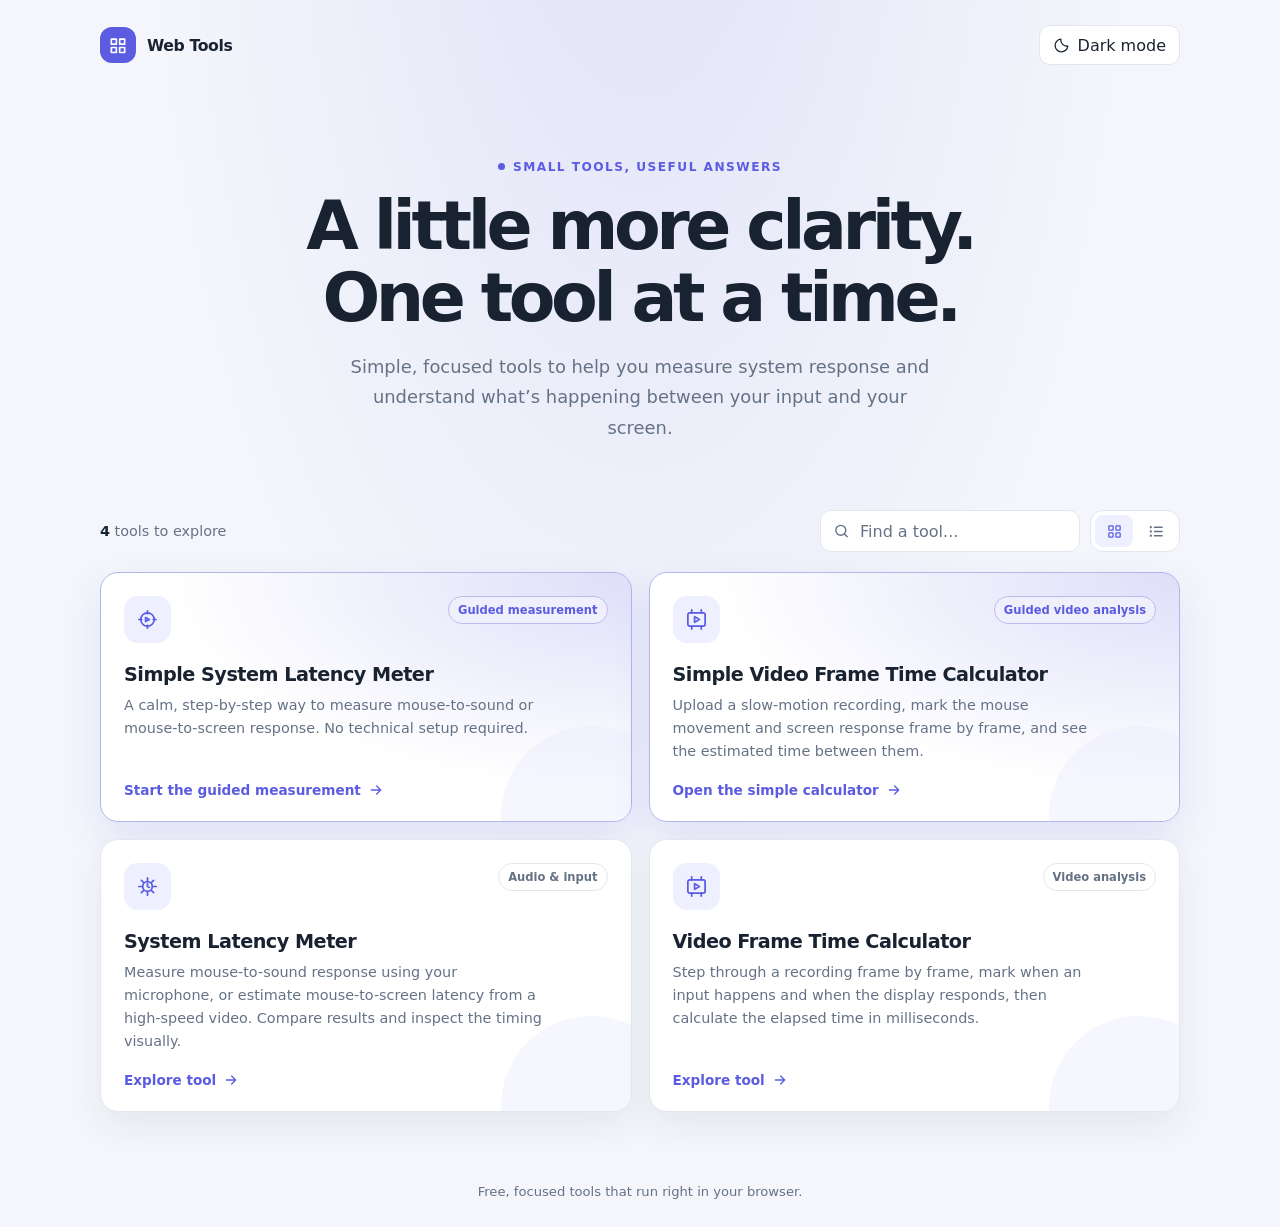
<file: index.html>
<!doctype html>
<html lang="en">
<head>
  <meta charset="utf-8">
  <meta name="viewport" content="width=device-width, initial-scale=1">
  <meta name="theme-color" content="#f4f6fb">
  <meta name="description" content="A growing collection of free browser-based tools for measuring and understanding your devices.">
  <title>Web Tools — Useful tools, right in your browser</title>
  <link rel="stylesheet" href="assets/style.css">
  <script src="assets/app.js" defer></script>
</head>
<body>
  <header class="shell topbar">
    <a class="brand" href="./" aria-label="Web Tools home">
      <span class="brand-mark" aria-hidden="true">
        <svg viewBox="0 0 24 24" fill="none" stroke="currentColor" stroke-width="2" stroke-linecap="round" stroke-linejoin="round">
          <path d="M4 5h6v6H4zM14 5h6v6h-6zM4 15h6v6H4zM14 15h6v6h-6z"/>
        </svg>
      </span>
      Web Tools
    </a>
    <button class="theme-toggle" id="theme-toggle" type="button" aria-label="Switch to dark mode">
      <svg id="theme-icon" viewBox="0 0 24 24" fill="none" stroke="currentColor" stroke-width="1.8" stroke-linecap="round" stroke-linejoin="round" aria-hidden="true"></svg>
      <span id="theme-label">Dark mode</span>
    </button>
  </header>

  <main class="shell">
    <section class="hero" aria-labelledby="page-title">
      <p class="eyebrow">Small tools, useful answers</p>
      <h1 id="page-title">A little more clarity.<br>One tool at a time.</h1>
      <p class="hero-copy">Simple, focused tools to help you measure system response and understand what’s happening between your input and your screen.</p>
    </section>

    <section class="library" aria-label="Tool library">
      <div class="library-toolbar">
        <p class="tool-count" aria-live="polite"><strong id="visible-count">4</strong> <span id="count-label">tools to explore</span></p>
        <div class="toolbar-controls">
          <label class="search">
            <svg viewBox="0 0 24 24" fill="none" stroke="currentColor" stroke-width="2" stroke-linecap="round" aria-hidden="true">
              <circle cx="11" cy="11" r="7"/><path d="m16 16 4 4"/>
            </svg>
            <input id="tool-search" type="search" placeholder="Find a tool..." aria-label="Search tools">
          </label>
          <div class="view-switch" role="group" aria-label="Choose tool layout">
            <button class="view-button" type="button" data-view-button="grid" aria-label="Grid view" aria-pressed="true" title="Grid view">
              <svg viewBox="0 0 24 24" fill="none" stroke="currentColor" stroke-width="1.8" stroke-linecap="round" stroke-linejoin="round" aria-hidden="true">
                <rect x="4" y="4" width="6" height="6" rx="1"/><rect x="14" y="4" width="6" height="6" rx="1"/><rect x="4" y="14" width="6" height="6" rx="1"/><rect x="14" y="14" width="6" height="6" rx="1"/>
              </svg>
              <span>Grid</span>
            </button>
            <button class="view-button" type="button" data-view-button="list" aria-label="List view" aria-pressed="false" title="List view">
              <svg viewBox="0 0 24 24" fill="none" stroke="currentColor" stroke-width="1.8" stroke-linecap="round" stroke-linejoin="round" aria-hidden="true">
                <path d="M9 6h11M9 12h11M9 18h11"/><circle cx="4" cy="6" r=".7" fill="currentColor"/><circle cx="4" cy="12" r=".7" fill="currentColor"/><circle cx="4" cy="18" r=".7" fill="currentColor"/>
              </svg>
              <span>List</span>
            </button>
          </div>
        </div>
      </div>

      <div class="tool-grid" id="tool-grid" data-view="grid">
        <a class="tool-card guided-tool-card" href="tools/simple-system-latency-meter/index.html" data-search="simple system latency meter guided easy beginner step by step mouse sound screen" data-category="Guided measurement">
          <div class="tool-card-top">
            <span class="tool-icon" aria-hidden="true">
              <svg viewBox="0 0 24 24" fill="none" stroke="currentColor" stroke-width="1.8" stroke-linecap="round" stroke-linejoin="round">
                <path d="M12 3v3m0 12v3M3 12h3m12 0h3"/><circle cx="12" cy="12" r="7"/><path d="m10 10 4 2-4 2z"/>
              </svg>
            </span>
            <span class="category">Guided measurement</span>
          </div>
          <div class="tool-card-content">
            <h2>Simple System Latency Meter</h2>
            <p>A calm, step-by-step way to measure mouse-to-sound or mouse-to-screen response. No technical setup required.</p>
          </div>
          <span class="tool-card-footer">Start the guided measurement
            <svg viewBox="0 0 24 24" fill="none" stroke="currentColor" stroke-width="2" stroke-linecap="round" stroke-linejoin="round" aria-hidden="true"><path d="M5 12h14m-6-6 6 6-6 6"/></svg>
          </span>
        </a>

        <a class="tool-card guided-tool-card" href="tools/simple-video-frame-time-calculator/index.html" data-search="simple video frame time calculator mouse screen slow motion video guided frames" data-category="Guided video analysis">
          <div class="tool-card-top">
            <span class="tool-icon" aria-hidden="true">
              <svg viewBox="0 0 24 24" fill="none" stroke="currentColor" stroke-width="1.8" stroke-linecap="round" stroke-linejoin="round">
                <rect x="3" y="5" width="18" height="14" rx="2"/><path d="m10 9 5 3-5 3zM7 2v3m10-3v3M7 19v3m10-3v3"/>
              </svg>
            </span>
            <span class="category">Guided video analysis</span>
          </div>
          <div class="tool-card-content">
            <h2>Simple Video Frame Time Calculator</h2>
            <p>Upload a slow-motion recording, mark the mouse movement and screen response frame by frame, and see the estimated time between them.</p>
          </div>
          <span class="tool-card-footer">Open the simple calculator
            <svg viewBox="0 0 24 24" fill="none" stroke="currentColor" stroke-width="2" stroke-linecap="round" stroke-linejoin="round" aria-hidden="true"><path d="M5 12h14m-6-6 6 6-6 6"/></svg>
          </span>
        </a>

        <a class="tool-card" href="tools/system-latency-meter/index.html" data-search="system latency meter mouse sound audio input response" data-category="Audio &amp; input">
          <div class="tool-card-top">
            <span class="tool-icon" aria-hidden="true">
              <svg viewBox="0 0 24 24" fill="none" stroke="currentColor" stroke-width="1.8" stroke-linecap="round" stroke-linejoin="round">
                <path d="M12 3v3m0 12v3M3 12h3m12 0h3M5.64 5.64l2.12 2.12m8.48 8.48 2.12 2.12m0-12.72-2.12 2.12m-8.48 8.48-2.12 2.12"/>
                <circle cx="12" cy="12" r="5"/>
                <path d="M12 9v3l2 1"/>
              </svg>
            </span>
            <span class="category">Audio &amp; input</span>
          </div>
          <div class="tool-card-content">
            <h2>System Latency Meter</h2>
            <p>Measure mouse-to-sound response using your microphone, or estimate mouse-to-screen latency from a high-speed video. Compare results and inspect the timing visually.</p>
          </div>
          <span class="tool-card-footer">Explore tool
            <svg viewBox="0 0 24 24" fill="none" stroke="currentColor" stroke-width="2" stroke-linecap="round" stroke-linejoin="round" aria-hidden="true"><path d="M5 12h14m-6-6 6 6-6 6"/></svg>
          </span>
        </a>

        <a class="tool-card" href="tools/video-frame-time-calculator/index.html" data-search="video frame time calculator latency mouse screen slow motion frames fps" data-category="Video analysis">
          <div class="tool-card-top">
            <span class="tool-icon" aria-hidden="true">
              <svg viewBox="0 0 24 24" fill="none" stroke="currentColor" stroke-width="1.8" stroke-linecap="round" stroke-linejoin="round">
                <rect x="3" y="5" width="18" height="14" rx="2"/><path d="m10 9 5 3-5 3zM7 2v3m10-3v3M7 19v3m10-3v3"/>
              </svg>
            </span>
            <span class="category">Video analysis</span>
          </div>
          <div class="tool-card-content">
            <h2>Video Frame Time Calculator</h2>
            <p>Step through a recording frame by frame, mark when an input happens and when the display responds, then calculate the elapsed time in milliseconds.</p>
          </div>
          <span class="tool-card-footer">Explore tool
            <svg viewBox="0 0 24 24" fill="none" stroke="currentColor" stroke-width="2" stroke-linecap="round" stroke-linejoin="round" aria-hidden="true"><path d="M5 12h14m-6-6 6 6-6 6"/></svg>
          </span>
        </a>
      </div>
      <p class="empty-state" id="empty-state" hidden>No tools match your search. Try a different word.</p>
    </section>
  </main>

  <footer class="shell site-footer">Free, focused tools that run right in your browser.</footer>
</body>
</html>
</file>
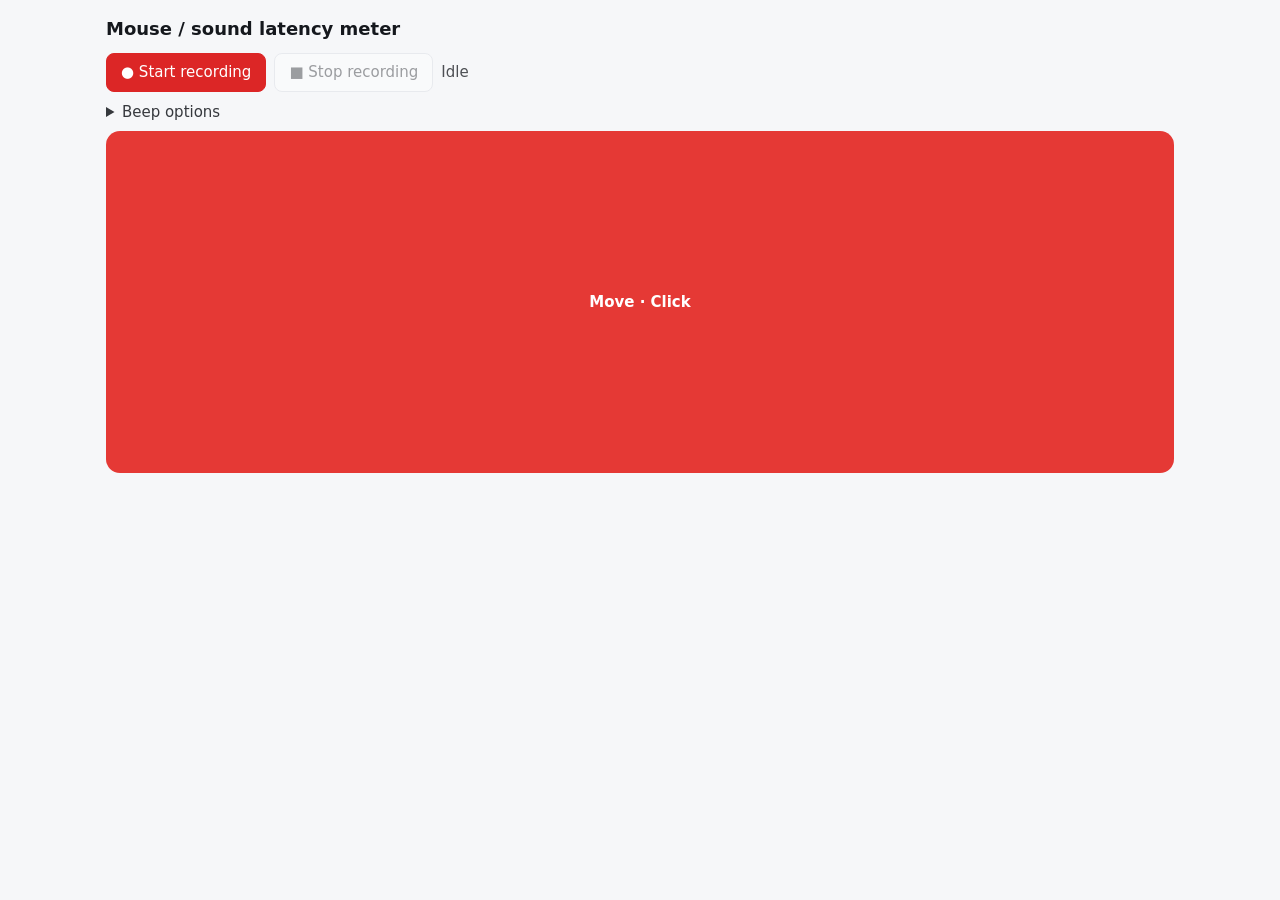
<file: tools/latency-meter/index.html>
<!doctype html>
<html lang="en">

<head>
  <meta charset="utf-8">
  <meta name="viewport" content="width=device-width, initial-scale=1, viewport-fit=cover">
  <title>Latency Meter</title>
  <style>
    :root {
      --bg: #f6f7f9;
      --fg: #15181d;
      --panel: #fff;
      --line: #d5d9e0;
      --wave: #1d4ed8;
      --grid: #e3e6eb;
      box-sizing: border-box;
      padding-top: env(safe-area-inset-top, 0px);
      padding-bottom: env(safe-area-inset-bottom, 0px)
    }

    @media (prefers-color-scheme:dark) {
      :root:not([data-theme="light"]) {
        --bg: #101216;
        --fg: #e8eaee;
        --panel: #181b21;
        --line: #2c313a;
        --wave: #6ea8ff;
        --grid: #242830
      }
    }

    :root[data-theme="dark"] {
      --bg: #101216;
      --fg: #e8eaee;
      --panel: #181b21;
      --line: #2c313a;
      --wave: #6ea8ff;
      --grid: #242830
    }

    * {
      box-sizing: border-box
    }

    body {
      margin: 0;
      background: var(--bg);
      color: var(--fg);
      font: 15px/1.4 system-ui, -apple-system, "Segoe UI", Roboto, sans-serif;
      padding: 16px;
      max-width: 1100px;
      margin-inline: auto
    }

    h1 {
      font-size: 18px;
      margin: 0 0 12px
    }

    .row {
      display: flex;
      flex-wrap: wrap;
      gap: 8px;
      align-items: center;
      margin: 10px 0
    }

    button {
      font: inherit;
      padding: 8px 14px;
      border-radius: 8px;
      border: 1px solid var(--line);
      background: var(--panel);
      color: var(--fg);
      cursor: pointer
    }

    button:disabled {
      opacity: .4;
      cursor: default
    }

    #rec {
      background: #dc2626;
      color: #fff;
      border-color: #dc2626
    }

    #stat {
      opacity: .75
    }

    #box {
      height: 38vh;
      min-height: 180px;
      border-radius: 14px;
      display: flex;
      align-items: center;
      justify-content: center;
      font-weight: 600;
      color: #fff;
      user-select: none;
      touch-action: none;
      cursor: crosshair;
      background: #e53935
    }

    #box[data-s=blue] {
      background: #1e66f5
    }

    #box[data-s=green] {
      background: #2e9e4a
    }

    #res {
      display: none;
      margin-top: 18px
    }

    #wrap {
      background: var(--panel);
      border: 1px solid var(--line);
      border-radius: 10px;
      overflow: hidden
    }

    #cv {
      width: 100%;
      height: 300px;
      display: block;
      touch-action: none;
      cursor: grab
    }

    #sb {
      position: relative;
      height: 16px;
      background: var(--grid);
      border-radius: 8px;
      margin-top: 8px;
      touch-action: none
    }

    #th {
      position: absolute;
      top: 0;
      bottom: 0;
      background: var(--wave);
      border-radius: 8px;
      opacity: .8;
      min-width: 14px;
      cursor: grab
    }

    #delta {
      font-size: 26px;
      font-weight: 700;
      font-variant-numeric: tabular-nums
    }

    .sm {
      opacity: .75;
      font-variant-numeric: tabular-nums
    }

    details {
      margin: 8px 0
    }

    summary {
      cursor: pointer;
      opacity: .85
    }

    label {
      display: flex;
      gap: 6px;
      align-items: center
    }

    input {
      font: inherit;
      width: 90px;
      padding: 6px;
      border-radius: 6px;
      border: 1px solid var(--line);
      background: var(--panel);
      color: var(--fg)
    }
  </style>
</head>

<body>
  <h1>Mouse / sound latency meter</h1>
  <div class="row"><button id="rec">● Start recording</button><button id="stop" disabled>■ Stop recording</button><span
      id="stat">Idle</span></div>
  <details id="adv">
    <summary>Beep options</summary>
    <div class="row">
      <label>Frequency (Hz) <input id="freq" type="number" value="2500" min="20" max="20000"></label>
      <label>Duration (ms) <input id="dur" type="number" value="80" min="1"></label>
      <label>Delay after click (ms) <input id="dly" type="number" value="0" min="0" step="any" oninput="draw()"></label>
    </div>
  </details>
  <div id="box" data-s="red">Move · Click</div>
  <div id="res">
    <div class="row"><button id="zi">Zoom +</button><button id="zo">Zoom −</button><button id="fit">Fit
        all</button><button id="play">▶ Play between bars</button>
      <span class="sm">Wheel = zoom · drag empty area = pan · drag S/E bars</span>
    </div>
    <details id="gopt">
      <summary>Sound graph options</summary>
      <div class="row">
        <label>Shift [move, click] markers (ms) <input id="moff" type="number" value="0" step="any"
            oninput="draw()"></label>
        <label>Zero sound below (% of peak) <input id="thr" type="number" value="0" min="0" max="100" step="0.1"
            oninput="applyThr()"></label>
      </div>
    </details>
    <div id="wrap"><canvas id="cv"></canvas></div>
    <div id="sb">
      <div id="th"></div>
    </div>
    <div class="row"><span id="delta">0 ms</span><span class="sm" id="info"></span></div>
    <div class="sm">Markers: green = mouse click (beep command), blue = movement start, purple = scheduled beep (when a
      delay is set). The beep should appear in the waveform after the green marker.</div>
  </div>
  <script>
    const $ = id => document.getElementById(id), clamp = (v, a, b) => Math.min(b, Math.max(a, v));
    let ctx, stream, node, src, mute, chunks = [], marks = [], recStart = 0, recording = false;
    let raw, data, N = 0, sr = 48000, peak = 1, vs = 0, vn = 1, A = 0, B = 0, drag = null, lastX = 0, playing = null;
    const box = $('box'), cv = $('cv'), g = cv.getContext('2d'), sb = $('sb'), th = $('th');
    const getCtx = () => ctx || (ctx = new AudioContext({ latencyHint: 'interactive' }));
    const num = (id, d) => { const v = parseFloat($(id).value); return v >= 0 ? v : d };

    /* ---------- test box ---------- */
    let pressed = false, mt;
    const setS = s => box.dataset.s = s;
    const evT = e => ctx.currentTime - (performance.now() - e.timeStamp) / 1000 - recStart;
    function beep() {
      const c = getCtx(); if (c.state !== 'running') c.resume();
      const o = c.createOscillator(), v = c.createGain(); o.type = 'square'; o.frequency.value = num('freq', 2500); v.gain.value = 1;
      o.connect(v).connect(c.destination); const t = c.currentTime + num('dly', 0) / 1000; o.start(t); o.stop(t + num('dur', 80) / 1000); return t
    }
    box.addEventListener('pointerdown', e => {
      pressed = true; box.setPointerCapture(e.pointerId); setS('green'); beep();
      if (recording) { const t = evT(e), dl = num('dly', 0); marks.push({ t, c: '#22a04b', l: 'click' }); if (dl > 0) marks.push({ t: t + dl / 1000, c: '#a855f7', l: 'beep' }) }
    });
    const up = () => { pressed = false; clearTimeout(mt); setS('red') };
    box.addEventListener('pointerup', up); box.addEventListener('pointercancel', up); box.addEventListener('pointerleave', () => { if (!pressed) up() });
    box.addEventListener('pointermove', e => {
      if (pressed) return;
      if (box.dataset.s !== 'blue' && recording) marks.push({ t: evT(e), c: '#3b82f6', l: 'move' });
      setS('blue'); clearTimeout(mt); mt = setTimeout(() => { if (!pressed) setS('red') }, 120)
    });

    /* ---------- recording ---------- */
    const WK = `class R extends AudioWorkletProcessor{constructor(){super();this.b=new Float32Array(2048);this.n=0;
this.port.onmessage=()=>{this.port.postMessage(this.b.slice(0,this.n));this.n=0}}
process(i){const c=i[0][0];if(!c)return true;for(let k=0;k<c.length;k++){this.b[this.n++]=c[k];
if(this.n==2048){this.port.postMessage(this.b);this.b=new Float32Array(2048);this.n=0}}return true}}registerProcessor('r',R);`;
    $('rec').onclick = async () => {
      try {
        stream = await navigator.mediaDevices.getUserMedia({ audio: { echoCancellation: false, noiseSuppression: false, autoGainControl: false, channelCount: 1 } });
        const c = getCtx(); await c.resume();
        src = c.createMediaStreamSource(stream); mute = c.createGain(); mute.gain.value = 0; mute.connect(c.destination);
        chunks = []; marks = [];
        try {
          await c.audioWorklet.addModule(URL.createObjectURL(new Blob([WK], { type: 'text/javascript' })));
          node = new AudioWorkletNode(c, 'r'); node.port.onmessage = e => chunks.push(e.data);
        } catch (_) {
          node = c.createScriptProcessor(1024, 1, 1); node.onaudioprocess = e => chunks.push(new Float32Array(e.inputBuffer.getChannelData(0)));
        }
        src.connect(node); node.connect(mute);
        recStart = c.currentTime; recording = true;
        $('rec').disabled = true; $('stop').disabled = false; $('stat').textContent = 'Recording… move / click the box';
      } catch (err) { $('stat').textContent = 'Mic error: ' + err.message }
    };
    $('stop').onclick = () => {
      recording = false; $('stop').disabled = true; $('stat').textContent = 'Processing…';
      if (node.port) node.port.postMessage('f');
      setTimeout(() => {
        src.disconnect(); node.disconnect(); stream.getTracks().forEach(t => t.stop());
        N = chunks.reduce((a, c) => a + c.length, 0); raw = data = new Float32Array(N);
        let o = 0; for (const c of chunks) { data.set(c, o); o += c.length }
        chunks = []; sr = ctx.sampleRate; peak = 1e-6; for (let i = 0; i < N; i++) { const v = Math.abs(data[i]); if (v > peak) peak = v }
        vs = 0; vn = Math.max(N, 1); A = N * .25; B = N * .75; applyThr();
        $('res').style.display = 'block'; $('rec').disabled = false; $('stat').textContent = (N / sr).toFixed(2) + ' s recorded';
        draw();
      }, 80);
    };

    /* ---------- graph ---------- */
    function draw() {
      if (!data) return;
      const d = devicePixelRatio || 1, W = cv.clientWidth, H = cv.clientHeight;
      if (cv.width !== Math.round(W * d) || cv.height !== Math.round(H * d)) { cv.width = Math.round(W * d); cv.height = Math.round(H * d) }
      g.setTransform(d, 0, 0, d, 0, 0);
      const cs = getComputedStyle(document.documentElement), wave = cs.getPropertyValue('--wave'), grid = cs.getPropertyValue('--grid'), fg = cs.getPropertyValue('--fg');
      g.clearRect(0, 0, W, H);
      const spp = vn / W, k = (H / 2 - 1) / peak, Y = s => H / 2 - s * k;
      // time axis
      const msPx = spp / sr * 1000, raw = msPx * 90, p = 10 ** Math.floor(Math.log10(raw)), step = [1, 2, 5, 10].find(m => m * p >= raw) * p;
      const dec = step < 1 ? Math.ceil(-Math.log10(step)) : 0, t0 = vs / sr * 1000, t1 = (vs + vn) / sr * 1000;
      g.font = '11px system-ui'; g.textBaseline = 'bottom'; g.lineWidth = 1;
      for (let n = Math.ceil(t0 / step); n * step <= t1; n++) {
        const t = n * step, x = Math.round((t * sr / 1000 - vs) / spp) + .5;
        g.strokeStyle = grid; g.beginPath(); g.moveTo(x, 0); g.lineTo(x, H); g.stroke();
        g.fillStyle = fg; g.globalAlpha = .6; g.fillText(t.toFixed(dec) + ' ms', x + 3, H - 2); g.globalAlpha = 1
      }
      g.strokeStyle = grid; g.beginPath(); g.moveTo(0, H / 2); g.lineTo(W, H / 2); g.stroke();
      // waveform (normalised to fill full height)
      g.strokeStyle = wave; g.fillStyle = wave;
      if (spp > 2) {
        for (let x = 0; x < W; x++) {
          const i0 = Math.max(0, Math.floor(vs + x * spp)), i1 = Math.min(N, Math.floor(vs + (x + 1) * spp));
          if (i1 <= i0) continue; let mn = 1e9, mx = -1e9;
          for (let i = i0; i < i1; i++) { const v = data[i]; if (v < mn) mn = v; if (v > mx) mx = v }
          g.fillRect(x, Y(mx), 1, Math.max(1, Y(mn) - Y(mx)))
        }
      } else {
        g.beginPath(); let f = true; const e = Math.min(N - 1, Math.ceil(vs + vn));
        for (let i = Math.max(0, Math.floor(vs) - 1); i <= e; i++) { const x = (i - vs) / spp, y = Y(data[i]); f ? g.moveTo(x, y) : g.lineTo(x, y); f = false }
        g.stroke();
        if (spp < .25) for (let i = Math.max(0, Math.floor(vs)); i <= e; i++)g.fillRect((i - vs) / spp - 2, Y(data[i]) - 2, 4, 4)
      }
      // event markers
      g.textBaseline = 'top';
      for (const m of marks) {
        const x = ((m.t + (parseFloat($('moff').value) || 0) / 1000) * sr - vs) / spp; if (x < 0 || x > W) continue;
        g.strokeStyle = g.fillStyle = m.c; g.setLineDash([4, 3]); g.beginPath(); g.moveTo(x, 0); g.lineTo(x, H); g.stroke(); g.setLineDash([]); g.fillText(m.l, x + 3, 16)
      }
      // bars
      const xa = (A - vs) / spp, xb = (B - vs) / spp;
      g.fillStyle = '#f59e0b'; g.globalAlpha = .12; g.fillRect(Math.min(xa, xb), 0, Math.abs(xb - xa), H); g.globalAlpha = 1;
      g.lineWidth = 2; g.font = 'bold 11px system-ui';
      [[xa, '#f59e0b', 'S'], [xb, '#ec4899', 'E']].forEach(([x, c, l]) => {
        g.strokeStyle = g.fillStyle = c; g.beginPath(); g.moveTo(x, 0); g.lineTo(x, H); g.stroke();
        g.fillRect(x - 9, 0, 18, 14); g.fillStyle = '#000'; g.fillText(l, x - 3, 2)
      });
      g.lineWidth = 1;
      // readouts
      { const ms = Math.abs(B - A) / sr * 1000, dl = num('dly', 0); $('delta').textContent = dl ? ms.toFixed(3) + ' − ' + dl + ' = ' + (ms - dl).toFixed(3) + ' ms' : ms.toFixed(3) + ' ms' }
      $('info').textContent = 'S ' + (A / sr * 1000).toFixed(3) + ' ms · E ' + (B / sr * 1000).toFixed(3) + ' ms · ' + sr + ' Hz · view ' + (vn / sr * 1000).toFixed(2) + ' ms';
      th.style.left = vs / N * 100 + '%'; th.style.width = vn / N * 100 + '%';
    }
    const view = () => { vn = clamp(vn, Math.min(20, N), N); vs = clamp(vs, 0, N - vn); draw() };
    function zoom(f, r) { const at = vs + r * vn; vn = clamp(vn * f, Math.min(20, N), N); vs = at - r * vn; view() }
    cv.addEventListener('wheel', e => { e.preventDefault(); if (!data) return; zoom(e.deltaY < 0 ? .8 : 1.25, e.offsetX / cv.clientWidth) }, { passive: false });
    cv.addEventListener('pointerdown', e => {
      const spp = vn / cv.clientWidth, x = e.offsetX; cv.setPointerCapture(e.pointerId); lastX = x;
      const da = Math.abs(x - (A - vs) / spp), db = Math.abs(x - (B - vs) / spp);
      drag = Math.min(da, db) < 10 ? (da <= db ? 'a' : 'b') : 'pan'; if (drag === 'pan') cv.style.cursor = 'grabbing'
    });
    cv.addEventListener('pointermove', e => {
      const spp = vn / cv.clientWidth, x = e.offsetX;
      if (!drag) { const near = Math.min(Math.abs(x - (A - vs) / spp), Math.abs(x - (B - vs) / spp)) < 10; cv.style.cursor = near ? 'ew-resize' : 'grab'; return }
      if (drag === 'pan') { vs -= (x - lastX) * spp; lastX = x; view() }
      else { const s = clamp(vs + x * spp, 0, N); drag === 'a' ? A = s : B = s; draw() }
    });
    const end = () => { drag = null }; cv.addEventListener('pointerup', end); cv.addEventListener('pointercancel', end);
    $('zi').onclick = () => zoom(.5, .5); $('zo').onclick = () => zoom(2, .5); $('fit').onclick = () => { vs = 0; vn = N; view() };
    function applyThr() { if (!raw) return; const t = num('thr', 0) / 100 * peak; data = t > 0 ? raw.map(v => v < t && v > -t ? 0 : v) : raw; draw() }
    // horizontal scrollbar
    let off = 0, sdrag = false;
    const sbMove = e => { const r = sb.getBoundingClientRect(); vs = (e.clientX - r.left - off) / r.width * N; view() };
    sb.addEventListener('pointerdown', e => { sdrag = true; sb.setPointerCapture(e.pointerId); const tb = th.getBoundingClientRect(); off = e.target === th ? e.clientX - tb.left : tb.width / 2; sbMove(e) });
    sb.addEventListener('pointermove', e => { if (sdrag) sbMove(e) });
    sb.addEventListener('pointerup', () => sdrag = false);
    new ResizeObserver(draw).observe(cv);
    matchMedia('(prefers-color-scheme:dark)').addEventListener('change', draw);

    /* ---------- playback ---------- */
    $('play').onclick = () => {
      if (playing) { playing.stop(); return }
      const i0 = Math.floor(Math.min(A, B)), i1 = Math.ceil(Math.max(A, B)); if (i1 - i0 < 2) return;
      const buf = ctx.createBuffer(1, i1 - i0, sr); buf.copyToChannel(data.subarray(i0, i1), 0);
      const s = ctx.createBufferSource(); s.buffer = buf; s.connect(ctx.destination);
      s.onended = () => { playing = null; $('play').textContent = '▶ Play between bars' };
      playing = s; $('play').textContent = '■ Stop playback'; ctx.resume(); s.start()
    };
  </script>
</body>

</html>
</file>
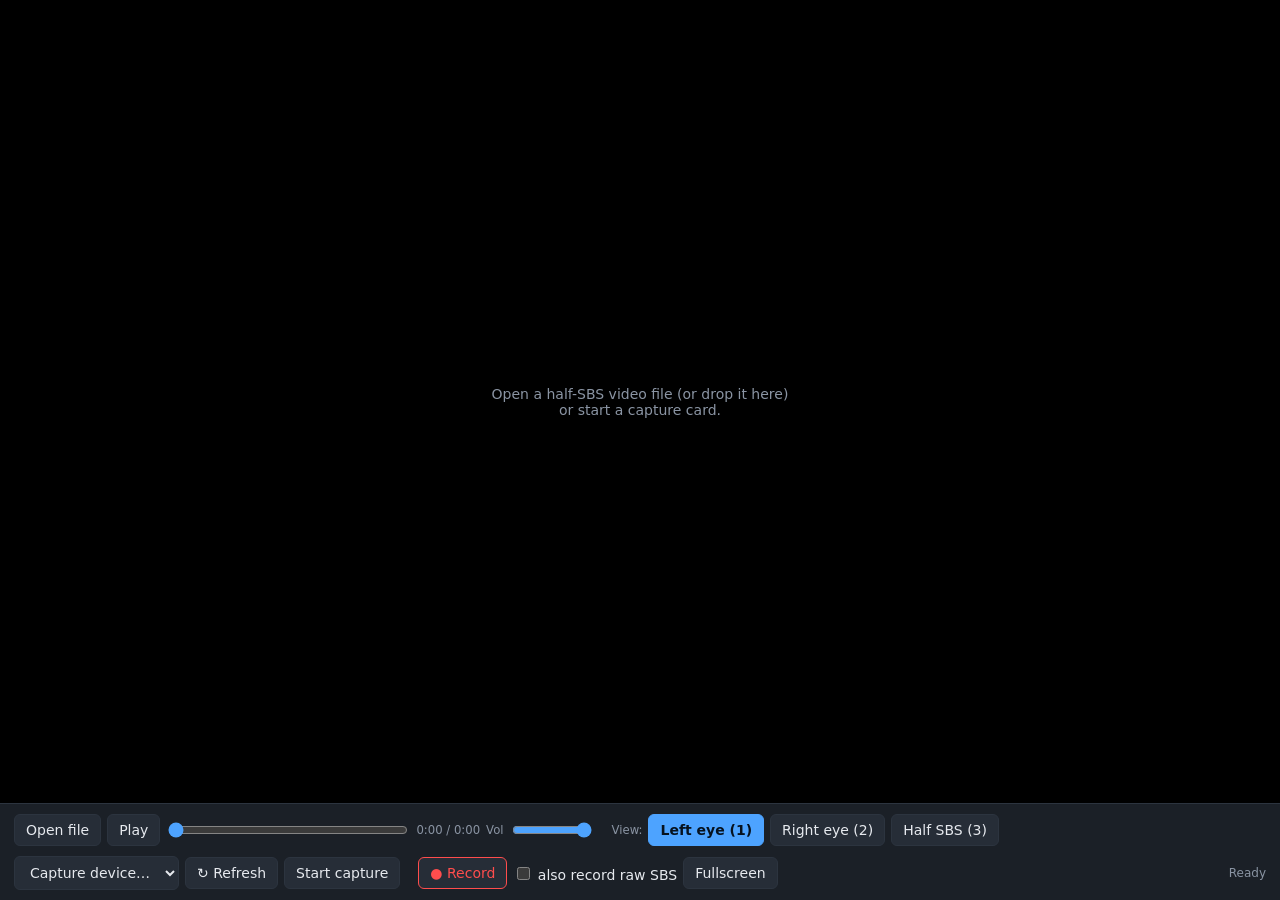
<file: tools/sbs-player/index.html>
<!DOCTYPE html>
<html lang="en">
<head>
<meta charset="utf-8">
<meta name="viewport" content="width=device-width, initial-scale=1">
<title>Half-SBS Eye Viewer</title>
<style>
  :root { --bg:#111418; --panel:#1b2027; --line:#2c343f; --text:#e6e9ee; --dim:#8a94a3; --acc:#4da3ff; --rec:#ff4d4d; color-scheme: dark; }
  * { box-sizing: border-box; }
  html, body { margin:0; height:100%; background:var(--bg); color:var(--text); font:14px system-ui, sans-serif; }
  body { display:flex; flex-direction:column; }
  #stage { flex:1; min-height:0; display:flex; align-items:center; justify-content:center; background:#000; position:relative; }
  canvas { max-width:100%; max-height:100%; background:#000; }
  #hint { position:absolute; color:var(--dim); text-align:center; pointer-events:none; padding:0 16px; }
  #bar { background:var(--panel); border-top:1px solid var(--line); padding:10px 14px; display:flex; flex-wrap:wrap; gap:10px 18px; align-items:center; }
  .grp { display:flex; gap:6px; align-items:center; flex-wrap:wrap; }
  button, select, label.btn { background:#262d37; color:var(--text); border:1px solid var(--line); border-radius:6px; padding:7px 11px; font:inherit; cursor:pointer; }
  button:hover, label.btn:hover { border-color:var(--acc); }
  button.on { background:var(--acc); color:#06121f; border-color:var(--acc); font-weight:600; }
  button.rec { border-color:var(--rec); color:var(--rec); }
  button.rec.active { background:var(--rec); color:#fff; }
  input[type=range] { accent-color:var(--acc); }
  input[type=checkbox] { accent-color:var(--acc); }
  #seek { width:240px; max-width:60vw; }
  #status { color:var(--dim); font-size:12px; margin-left:auto; text-align:right; max-width:100%; }
  .dot { display:inline-block; width:9px; height:9px; border-radius:50%; background:var(--rec); margin-right:5px; animation:b 1s infinite; }
  @keyframes b { 50% { opacity:.2; } }
  small { color:var(--dim); }
</style>
</head>
<body>
<div id="stage">
  <canvas id="cv" width="1920" height="1080"></canvas>
  <div id="hint">Open a half-SBS video file (or drop it here)<br>or start a capture card.</div>
</div>

<div id="bar">
  <div class="grp">
    <label class="btn">Open file<input id="file" type="file" accept="video/*" hidden></label>
    <button id="play">Play</button>
    <input id="seek" type="range" min="0" max="1000" value="0">
    <small id="time">0:00 / 0:00</small>
    <small>Vol</small><input id="vol" type="range" min="0" max="1" step="0.01" value="1" style="width:80px">
  </div>

  <div class="grp">
    <small>View:</small>
    <button data-mode="left" class="on">Left eye (1)</button>
    <button data-mode="right">Right eye (2)</button>
    <button data-mode="sbs">Half SBS (3)</button>
  </div>

  <div class="grp">
    <select id="dev"><option value="">Capture device…</option></select>
    <button id="refresh" title="Ask for camera permission and refresh the device list">↻ Refresh</button>
    <button id="cap">Start capture</button>
  </div>

  <div class="grp">
    <button id="recBtn" class="rec">● Record</button>
    <label title="Records a second file with the untouched half-SBS picture, at the same time"><input type="checkbox" id="both"> also record raw SBS</label>
    <button id="fs">Fullscreen</button>
  </div>
  <div id="status">Ready</div>
</div>

<script>
(() => {
  const $ = id => document.getElementById(id);
  const cv = $('cv'), ctx = cv.getContext('2d');
  const rawCv = document.createElement('canvas'), rawCtx = rawCv.getContext('2d');
  const vid = document.createElement('video');
  vid.playsInline = true; vid.preload = 'auto';

  let mode = 'left';            // 'left' | 'right' | 'sbs'
  let source = null;            // 'file' | 'capture'
  let capStream = null;
  let objUrl = null;
  let recs = [];                // active recordings
  let rawActive = false;

  const setStatus = s => { $('status').textContent = s; };
  const hasMedia = !!(navigator.mediaDevices && navigator.mediaDevices.getUserMedia);
  if (!hasMedia) {
    setStatus(isSecureContext
      ? 'This browser has no camera/capture API.'
      : 'Capture needs a secure page: open this file via https:// or http://localhost (not file:// on a phone).');
  }

  /* ---------- rendering ---------- */
  function draw() {
    requestAnimationFrame(draw);
    const w = vid.videoWidth, h = vid.videoHeight;
    if (!w || !h || vid.readyState < 2) return;
    if (!recs.length && (cv.width !== w || cv.height !== h)) { cv.width = w; cv.height = h; }
    const cw = cv.width, ch = cv.height;
    if (mode === 'sbs') ctx.drawImage(vid, 0, 0, w, h, 0, 0, cw, ch);
    else if (mode === 'left') ctx.drawImage(vid, 0, 0, w / 2, h, 0, 0, cw, ch);
    else ctx.drawImage(vid, w / 2, 0, w / 2, h, 0, 0, cw, ch);
    if (mode !== 'sbs') drawLabel(mode === 'left' ? 'LEFT EYE' : 'RIGHT EYE');
    if (rawActive) rawCtx.drawImage(vid, 0, 0, rawCv.width, rawCv.height);
    $('hint').style.display = 'none';
  }
  function drawLabel(text) {
    const s = cv.height / 1080, fs = Math.round(34 * s), pad = 14 * s, m = 24 * s;
    ctx.font = `700 ${fs}px system-ui, sans-serif`;
    const tw = ctx.measureText(text).width, bw = tw + pad * 2, bh = fs + pad;
    const x = cv.width - bw - m, y = m;
    ctx.fillStyle = 'rgba(0,0,0,.6)';
    ctx.beginPath(); ctx.roundRect(x, y, bw, bh, 8 * s); ctx.fill();
    ctx.fillStyle = '#fff'; ctx.textBaseline = 'middle';
    ctx.fillText(text, x + pad, y + bh / 2 + 1);
  }
  requestAnimationFrame(draw);

  /* ---------- mode selection ---------- */
  function setMode(m) {
    mode = m;
    document.querySelectorAll('[data-mode]').forEach(b => b.classList.toggle('on', b.dataset.mode === m));
  }
  document.querySelectorAll('[data-mode]').forEach(b => b.onclick = () => setMode(b.dataset.mode));
  addEventListener('keydown', e => {
    if (['SELECT', 'INPUT'].includes(e.target.tagName) && e.target.type !== 'range') return;
    const k = e.key.toLowerCase();
    if (k === '1' || k === 'l') setMode('left');
    else if (k === '2' || k === 'r') setMode('right');
    else if (k === '3' || k === 'o') setMode('sbs');
    else if (k === ' ' && source === 'file') { e.preventDefault(); togglePlay(); }
    else if (k === 'f') toggleFs();
  });

  /* ---------- file source ---------- */
  function stopCapture() {
    if (capStream) { capStream.getTracks().forEach(t => t.stop()); capStream = null; }
    vid.srcObject = null;
    $('cap').textContent = 'Start capture';
  }
  function loadFile(f) {
    if (!f) return;
    if (recs.length) return setStatus('Stop recording before changing the source.');
    stopCapture();
    if (objUrl) URL.revokeObjectURL(objUrl);
    objUrl = URL.createObjectURL(f);
    source = 'file';
    vid.src = objUrl;
    vid.play().catch(() => {});
    setStatus('Loaded: ' + f.name);
  }
  $('file').onchange = e => loadFile(e.target.files[0]);
  addEventListener('dragover', e => e.preventDefault());
  addEventListener('drop', e => { e.preventDefault(); loadFile(e.dataTransfer.files[0]); });

  function togglePlay() { if (source === 'file') vid.paused ? vid.play() : vid.pause(); }
  $('play').onclick = togglePlay;
  vid.onplay = () => $('play').textContent = 'Pause';
  vid.onpause = () => $('play').textContent = 'Play';
  $('vol').oninput = e => vid.volume = +e.target.value;

  const fmt = t => { t = Math.max(0, t | 0); const h = t / 3600 | 0, m = (t % 3600) / 60 | 0, s = t % 60;
    return (h ? h + ':' + String(m).padStart(2, '0') : m) + ':' + String(s).padStart(2, '0'); };
  let seeking = false;
  vid.ontimeupdate = () => {
    if (source !== 'file' || !isFinite(vid.duration)) return;
    if (!seeking) $('seek').value = vid.currentTime / vid.duration * 1000;
    $('time').textContent = fmt(vid.currentTime) + ' / ' + fmt(vid.duration);
  };
  $('seek').oninput = e => { seeking = true; if (isFinite(vid.duration)) vid.currentTime = e.target.value / 1000 * vid.duration; };
  $('seek').onchange = () => seeking = false;

  /* ---------- capture card source ---------- */
  const errText = e => {
    const n = e && e.name;
    if (n === 'NotAllowedError') return 'permission denied (check the camera icon in the address bar)';
    if (n === 'NotReadableError') return 'device is busy — close other apps/browsers/tabs that are using it';
    if (n === 'NotFoundError') return 'no video device found';
    if (n === 'OverconstrainedError') return 'device does not support the requested mode';
    return (n ? n + ': ' : '') + (e && e.message || e);
  };

  async function listDevices() {
    if (!hasMedia) return;
    try {
      const devs = (await navigator.mediaDevices.enumerateDevices()).filter(d => d.kind === 'videoinput' && d.deviceId);
      const sel = $('dev'), cur = sel.value;
      sel.innerHTML = '<option value="">Capture device…</option>' +
        devs.map((d, i) => `<option value="${d.deviceId}">${d.label || 'Video device ' + (i + 1)}</option>`).join('');
      if ([...sel.options].some(o => o.value === cur)) sel.value = cur;
      return devs;
    } catch (e) { setStatus('Cannot list devices: ' + errText(e)); }
  }

  $('refresh').onclick = async () => {
    if (!hasMedia) return setStatus('Capture needs https:// or http://localhost (file:// does not work on phones).');
    let tmp = null;
    try { tmp = await navigator.mediaDevices.getUserMedia({ video: true }); }
    catch (e) { setStatus('Camera permission step failed: ' + errText(e)); }
    // Chrome only reveals device ids/labels while a stream is open, so list BEFORE closing it
    const devs = await listDevices();
    if (tmp) tmp.getTracks().forEach(t => t.stop());
    if (devs) setStatus(devs.length ? `${devs.length} video device(s) found.` : 'No video devices found.');
  };
  if (hasMedia) { navigator.mediaDevices.addEventListener('devicechange', listDevices); listDevices(); }

  async function openCapture(id) {
    const tries = [
      { video: { deviceId: { exact: id }, width: { ideal: 1920 }, height: { ideal: 1080 }, frameRate: { ideal: 60 } },
        audio: { echoCancellation: false, noiseSuppression: false, autoGainControl: false } },
      { video: { deviceId: { exact: id }, width: { ideal: 1920 }, height: { ideal: 1080 }, frameRate: { ideal: 60 } } },
      { video: { deviceId: { exact: id } } }
    ];
    let last;
    for (const c of tries) {
      try { return await navigator.mediaDevices.getUserMedia(c); }
      catch (e) { last = e; if (e.name === 'NotAllowedError' || e.name === 'NotReadableError') break; }
    }
    throw last;
  }

  $('cap').onclick = async () => {
    if (!hasMedia) return setStatus('Capture needs https:// or http://localhost.');
    if (capStream) { if (recs.length) return setStatus('Stop recording first.'); stopCapture(); source = null; return; }
    if (recs.length) return setStatus('Stop recording before changing the source.');
    const id = $('dev').value;
    if (!id) return setStatus('Pick a capture device first (click ↻ Refresh).');
    try {
      vid.pause(); vid.removeAttribute('src');
      capStream = await openCapture(id);
      source = 'capture';
      vid.srcObject = capStream;
      await vid.play();
      const s = capStream.getVideoTracks()[0].getSettings();
      $('cap').textContent = 'Stop capture';
      $('time').textContent = 'LIVE';
      setStatus(`Capturing ${s.width}×${s.height} @ ${Math.round(s.frameRate || 0)} fps` + (capStream.getAudioTracks().length ? '' : ' (no audio)'));
    } catch (e) { capStream = null; setStatus('Capture failed: ' + errText(e)); }
  };

  /* ---------- recording (streamed to disk) ---------- */
  const mimes = ['video/mp4;codecs=avc1.640033,mp4a.40.2', 'video/mp4', 'video/webm;codecs=vp9,opus', 'video/webm;codecs=vp8,opus', 'video/webm'];
  const pickMime = () => window.MediaRecorder && mimes.find(m => MediaRecorder.isTypeSupported(m));

  function audioTracks() {
    if (source === 'capture' && capStream) return capStream.getAudioTracks();
    const cs = vid.captureStream ? vid.captureStream() : vid.mozCaptureStream ? vid.mozCaptureStream() : null;
    return cs ? cs.getAudioTracks() : [];
  }

  // A "sink" is where recorded chunks go: {write(blob), close()}
  const fileSink = w => ({ write: b => w.write(b), close: async () => { await w.close(); } });
  const opfsSink = (handle, w, name) => ({
    write: b => w.write(b),
    close: async () => {
      await w.close();
      const f = await handle.getFile();                       // disk-backed File, not RAM
      const a = document.createElement('a');
      a.href = URL.createObjectURL(f); a.download = name; document.body.appendChild(a); a.click(); a.remove();
    }
  });
  const memSink = (name, mime) => { const parts = [];
    return { write: async b => { parts.push(b); }, close: async () => {
      const a = document.createElement('a');
      a.href = URL.createObjectURL(new Blob(parts, { type: mime })); a.download = name; document.body.appendChild(a); a.click(); a.remove(); } }; };

  async function openSinks(tags, mime, ext) {
    const stamp = new Date().toISOString().slice(0, 19).replace(/[:T]/g, '-');
    const names = tags.map(t => `sbs-${stamp}-${t}.${ext}`);
    // 1) real disk streaming (Chrome / Edge desktop)
    if (tags.length > 1 && window.showDirectoryPicker) {
      const dir = await showDirectoryPicker({ mode: 'readwrite' });
      const out = [];
      for (const n of names) out.push(fileSink(await (await dir.getFileHandle(n, { create: true })).createWritable()));
      return out;
    }
    if (tags.length === 1 && window.showSaveFilePicker) {
      const h = await showSaveFilePicker({ suggestedName: names[0], types: [{ description: 'Video', accept: { [mime.split(';')[0]]: ['.' + ext] } }] });
      return [fileSink(await h.createWritable())];
    }
    // 2) browser-private disk storage (Android Chrome etc.): streamed to disk, downloaded when you stop
    if (navigator.storage && navigator.storage.getDirectory) {
      try {
        const root = await navigator.storage.getDirectory();
        const out = [];
        for (const n of names) {
          const h = await root.getFileHandle(n, { create: true });
          out.push(opfsSink(h, await h.createWritable(), n));
        }
        setStatus('This browser cannot pick a save location; recording to private storage, it downloads when you stop.');
        return out;
      } catch (e) { /* fall through */ }
    }
    // 3) RAM
    if (!confirm('This browser cannot stream recordings to disk. Recording would be kept in RAM (risky for long videos). Continue?')) throw new Error('cancelled');
    return names.map(n => memSink(n, mime));
  }

  function startOne(canvas, sink, mime, tracks) {
    const stream = canvas.captureStream(60);
    tracks.forEach(t => stream.addTrack(t));
    const rec = new MediaRecorder(stream, { mimeType: mime, videoBitsPerSecond: 12_000_000, audioBitsPerSecond: 192_000 });
    const r = { rec, bytes: 0, chain: Promise.resolve(), done: null };
    rec.ondataavailable = e => {
      if (!e.data.size) return;
      r.bytes += e.data.size;
      r.chain = r.chain.then(() => sink.write(e.data)).catch(err => setStatus('Disk write error: ' + err.message));
    };
    r.done = new Promise(res => rec.onstop = async () => { await r.chain; try { await sink.close(); } catch (e) { setStatus('Close error: ' + e.message); } res(); });
    rec.start(2000);          // flush to disk every 2 s
    return r;
  }

  let tick = null, t0 = 0;
  async function startRec() {
    if (!source || !vid.videoWidth) return setStatus('Load a video or start a capture first.');
    const mime = pickMime();
    if (!mime) return setStatus('MediaRecorder is not supported in this browser.');
    const ext = mime.startsWith('video/mp4') ? 'mp4' : 'webm';
    const both = $('both').checked;
    let sinks;
    try { sinks = await openSinks(both ? ['view', 'sbs'] : ['view'], mime, ext); }
    catch (e) { return setStatus(e.message === 'cancelled' || e.name === 'AbortError' ? 'Recording cancelled.' : 'Cannot open output: ' + e.message); }

    const tracks = audioTracks();
    recs = [startOne(cv, sinks[0], mime, tracks)];
    if (both) {
      rawCv.width = vid.videoWidth; rawCv.height = vid.videoHeight;
      rawActive = true;
      recs.push(startOne(rawCv, sinks[1], mime, tracks));
    }
    t0 = Date.now();
    $('recBtn').classList.add('active'); $('recBtn').textContent = '■ Stop recording';
    $('both').disabled = true;
    tick = setInterval(() => {
      const mb = recs.reduce((a, r) => a + r.bytes, 0) / 1048576;
      $('status').innerHTML = `<span class="dot"></span>REC ${fmt((Date.now() - t0) / 1000)} · ${mb.toFixed(0)} MB${recs.length > 1 ? ' (2 files)' : ''}`;
    }, 500);
  }
  async function stopRec() {
    if (!recs.length) return;
    const cur = recs; clearInterval(tick);
    setStatus('Finalizing…');
    cur.forEach(r => r.rec.state !== 'inactive' && r.rec.stop());
    await Promise.all(cur.map(r => r.done));
    const mb = cur.reduce((a, r) => a + r.bytes, 0) / 1048576;
    recs = []; rawActive = false;
    $('recBtn').classList.remove('active'); $('recBtn').textContent = '● Record';
    $('both').disabled = false;
    setStatus(`Saved ${cur.length} file(s), ${mb.toFixed(1)} MB total.`);
  }
  $('recBtn').onclick = () => recs.length ? stopRec() : startRec();
  addEventListener('beforeunload', e => { if (recs.length) { e.preventDefault(); e.returnValue = ''; } });
  vid.onended = () => { if (recs.length && source === 'file') stopRec(); };

  /* ---------- misc ---------- */
  function toggleFs() { document.fullscreenElement ? document.exitFullscreen() : $('stage').requestFullscreen?.(); }
  $('fs').onclick = toggleFs;
  cv.ondblclick = toggleFs;
})();
</script>
</body>
</html>
</file>
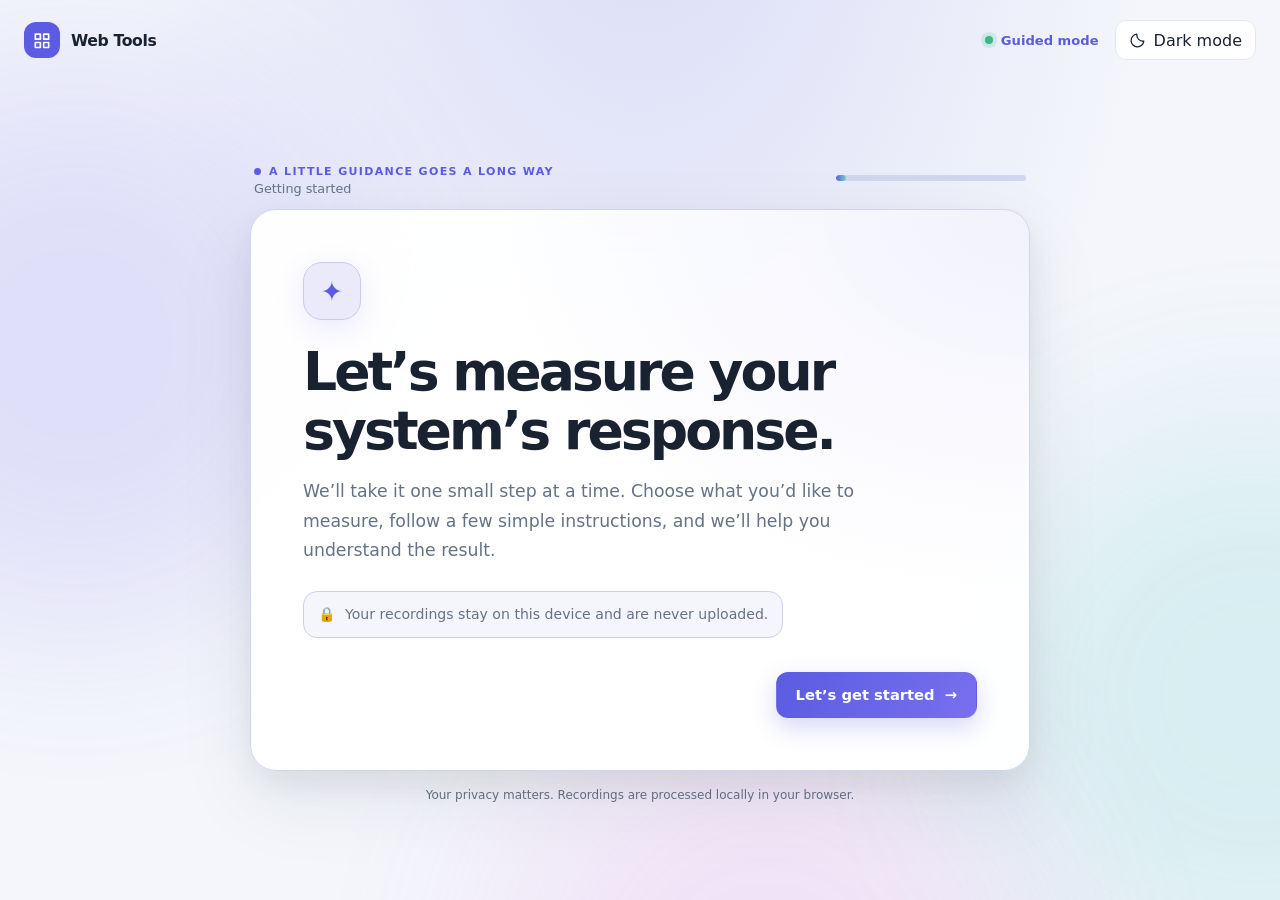
<file: tools/simple-system-latency-meter/index.html>
<!doctype html>
<html lang="en">
<head>
  <meta charset="utf-8">
  <meta name="viewport" content="width=device-width, initial-scale=1">
  <meta name="theme-color" content="#f4f6fb">
  <meta name="description" content="A calm, step-by-step guide to measuring mouse-to-sound or mouse-to-screen system latency.">
  <title>Simple System Latency Meter — Web Tools</title>
  <link rel="stylesheet" href="../../assets/style.css">
  <link rel="stylesheet" href="wizard.css">
  <script src="../../assets/tool-theme.js" defer></script>
  <script src="wizard.js" defer></script>
</head>
<body class="guided-page">
  <div class="ambient ambient-one" aria-hidden="true"></div>
  <div class="ambient ambient-two" aria-hidden="true"></div>
  <div class="ambient ambient-three" aria-hidden="true"></div>
  <header class="shell topbar guided-topbar">
    <a class="brand" href="../../index.html" aria-label="Back to Web Tools">
      <span class="brand-mark" aria-hidden="true">
        <svg viewBox="0 0 24 24" fill="none" stroke="currentColor" stroke-width="2" stroke-linecap="round" stroke-linejoin="round"><path d="M4 5h6v6H4zM14 5h6v6h-6zM4 15h6v6H4zM14 15h6v6h-6z"/></svg>
      </span>
      Web Tools
    </a>
    <div class="guided-topbar-right">
      <span class="guided-mode-label"><span class="status-dot"></span>Guided mode</span>
      <button class="theme-toggle" id="theme-toggle" type="button" aria-label="Switch to dark mode">
        <svg id="theme-icon" viewBox="0 0 24 24" fill="none" stroke="currentColor" stroke-width="1.8" stroke-linecap="round" stroke-linejoin="round" aria-hidden="true"></svg>
        <span id="theme-label">Dark mode</span>
      </button>
    </div>
  </header>

  <main class="guided-main">
    <div class="wizard-shell">
      <div class="progress-header">
        <div>
          <p class="eyebrow" id="step-eyebrow">A little guidance goes a long way</p>
          <p class="step-count" id="step-count">Getting started</p>
        </div>
        <div class="progress-track" aria-label="Progress">
          <span id="progress-fill"></span>
        </div>
      </div>

      <div class="wizard-card" id="wizard-card" aria-live="polite">
        <section class="wizard-step is-active" data-step="welcome" aria-labelledby="welcome-title">
          <div class="step-icon" aria-hidden="true">✦</div>
          <h1 id="welcome-title">Let’s measure your system’s response.</h1>
          <p class="step-description">We’ll take it one small step at a time. Choose what you’d like to measure, follow a few simple instructions, and we’ll help you understand the result.</p>
          <div class="welcome-note"><span aria-hidden="true">🔒</span> Your recordings stay on this device and are never uploaded.</div>
          <div class="step-actions">
            <span></span>
            <button class="button-primary" type="button" data-next="choice">Let’s get started <span aria-hidden="true">→</span></button>
          </div>
        </section>

        <section class="wizard-step" data-step="choice" aria-labelledby="choice-title" hidden>
          <p class="step-kicker">Choose your pace</p>
          <h1 id="choice-title">How would you like to use the meter?</h1>
          <p class="step-description">Both options measure the same thing. Pick whichever feels right for you.</p>
          <div class="choice-grid">
            <button class="choice-card gentle-choice" type="button" data-next="measure">
              <span class="choice-icon" aria-hidden="true">✦</span>
              <strong>Take it easy — guide me</strong>
              <span>We’ll walk through the setup together, one step at a time.</span>
              <span class="choice-link">Start guided mode <span aria-hidden="true">→</span></span>
            </button>
            <a class="choice-card advanced-choice" href="../system-latency-meter/index.html">
              <span class="choice-icon" aria-hidden="true">⚙</span>
              <strong>I’m comfortable with the full tool</strong>
              <span>Open the advanced System Latency Meter with all of its controls.</span>
              <span class="choice-link">Open advanced meter <span aria-hidden="true">↗</span></span>
            </a>
          </div>
          <div class="step-actions"><button class="button-back" type="button" data-back>← Back</button><span></span></div>
        </section>

        <section class="wizard-step" data-step="measure" aria-labelledby="measure-title" hidden>
          <p class="step-kicker">Step 1</p>
          <h1 id="measure-title">What would you like to measure?</h1>
          <p class="step-description">Choose the setup that works for you. You can always go back and change your mind.</p>
          <div class="choice-grid measure-grid">
            <button class="choice-card gentle-choice" type="button" data-next="audio-setup">
              <span class="choice-icon" aria-hidden="true">♫</span>
              <strong>Mouse to headphones</strong>
              <span>Use your microphone to compare a mouse click with a beep. We’ll handle the timing automatically.</span>
              <span class="choice-link">Automatic measurement <span aria-hidden="true">→</span></span>
            </button>
            <button class="choice-card gentle-choice" type="button" data-next="video-device">
              <span class="choice-icon" aria-hidden="true">▣</span>
              <strong>Mouse to screen</strong>
              <span>Record the mouse and screen together in slow motion, then compare the frames.</span>
              <span class="choice-link">Video measurement <span aria-hidden="true">→</span></span>
            </button>
          </div>
          <div class="step-actions"><button class="button-back" type="button" data-back>← Back</button><span></span></div>
        </section>

        <section class="wizard-step" data-step="audio-setup" aria-labelledby="audio-setup-title" hidden>
          <p class="step-kicker">Mouse to headphones · Setup</p>
          <h1 id="audio-setup-title">Let’s get your microphone ready.</h1>
          <div class="setup-layout">
            <img src="../system-latency-meter/1.png" alt="A headset microphone positioned close to a mouse button">
            <div>
              <p>For the clearest result:</p>
              <ul class="friendly-list">
                <li>Place your microphone as close as possible to the mouse button.</li>
                <li>Turn your headphone volume all the way up.</li>
                <li>Find a quiet spot and keep still while we record.</li>
              </ul>
              <p class="privacy-note">Your browser will ask for microphone permission when you continue. Audio is processed only on this device.</p>
            </div>
          </div>
          <p class="recording-error" id="recording-error" role="alert" hidden></p>
          <div class="step-actions">
            <button class="button-back" type="button" data-back>← Back</button>
            <button class="button-primary" id="ready-button" type="button">I’m ready <span aria-hidden="true">→</span></button>
          </div>
        </section>

        <section class="wizard-step" data-step="audio-record" aria-labelledby="audio-record-title" hidden>
          <p class="step-kicker">Mouse to headphones · Recording</p>
          <h1 id="audio-record-title">Three gentle clicks. That’s all.</h1>
          <p class="step-description">Press and keep holding the mouse button until you hear the beep. Then release it. We’ll move on after three clicks.</p>
          <div class="recording-progress" id="recording-progress" aria-live="polite">Preparing your recording…</div>
          <ol class="click-steps" id="click-steps">
            <li class="is-current"><span class="step-check">1</span><span><strong>Press and hold</strong><small>Keep the mouse button down until you hear the beep.</small></span></li>
            <li><span class="step-check">2</span><span><strong>Release</strong><small>Let go after you hear the beep.</small></span></li>
            <li><span class="step-check">3</span><span><strong>Press and hold</strong><small>We’ll listen for one last beep.</small></span></li>
            <li><span class="step-check">4</span><span><strong>Release</strong><small>You’re done after this one!</small></span></li>
            <li><span class="step-check">5</span><span><strong>Press and hold</strong><small>Keep holding until you hear the final beep.</small></span></li>
            <li><span class="step-check">6</span><span><strong>Release</strong><small>That’s all three clicks.</small></span></li>
          </ol>
          <button class="test-box" id="test-box" type="button" disabled>
            <span class="test-box-symbol" aria-hidden="true">⌁</span>
            <span id="test-box-label">Your click area will be ready in a moment</span>
            <span class="test-box-hint">Press and hold here, then release after the beep</span>
          </button>
          <p class="recording-error" id="recording-error-live" role="alert" hidden></p>
          <button class="button-secondary record-again-button" id="record-again-button" type="button" hidden>Record these steps again</button>
          <div class="step-actions"><button class="button-back" type="button" data-back>← Back to setup</button><span></span></div>
        </section>

        <section class="wizard-step" data-step="audio-review" aria-labelledby="audio-review-title" hidden>
          <p class="step-kicker">Mouse to headphones · Review</p>
          <h1 id="audio-review-title">Can you hear the clicks and beeps?</h1>
          <p class="step-description">Listen to the recording. If you can hear both the mouse clicks and the beeps, we’ll measure them for you.</p>
          <div class="audio-card">
            <canvas class="waveform" id="waveform" aria-label="Recorded audio waveform with detected click and beep markers"></canvas>
            <audio id="recording-player" controls preload="metadata">Your browser does not support audio playback.</audio>
            <p class="wave-legend"><span class="legend-click"></span>Mouse click <span class="legend-beep"></span>Beep</p>
            <div class="noise-gate"><span>Auto noise reduction</span><span id="noise-gate-value">Calculating…</span></div>
          </div>
          <p class="recording-error" id="analysis-error" role="alert" hidden></p>
          <div class="step-actions review-actions">
            <button class="button-back" type="button" data-back>← Back</button>
            <button class="button-secondary" id="retake-button" type="button">No, record again</button>
            <button class="button-primary" id="analyze-button" type="button">Yes, I can hear them <span aria-hidden="true">→</span></button>
          </div>
        </section>

        <section class="wizard-step" data-step="audio-result" aria-labelledby="audio-result-title" hidden>
          <p class="step-kicker">Mouse to headphones · Your result</p>
          <h1 id="audio-result-title">Here’s your system’s response time.</h1>
          <div class="result-card">
            <span class="result-label">Average mouse-to-sound latency</span>
            <strong class="result-value"><span id="latency-result">—</span><small>ms</small></strong>
            <p id="result-caption">Measured across your three clicks.</p>
          </div>
          <div class="audio-card result-wave-card">
            <canvas class="waveform" id="result-waveform" aria-label="Recording waveform with detected click and beep markers"></canvas>
            <p class="wave-legend"><span class="legend-click"></span>Mouse click <span class="legend-beep"></span>Beep</p>
          </div>
          <details class="details-accordion">
            <summary>Details</summary>
            <div class="details-table-wrap">
              <table class="details-table">
                <thead><tr><th>Attempt</th><th>Mouse click</th><th>Beep</th><th>Latency</th></tr></thead>
                <tbody id="result-rows"></tbody>
              </table>
            </div>
          </details>
          <div class="step-actions">
            <button class="button-back" type="button" data-back>← Back</button>
            <button class="button-primary" id="start-over-button" type="button">Start over</button>
          </div>
        </section>

        <section class="wizard-step" data-step="video-device" aria-labelledby="video-device-title" hidden>
          <p class="step-kicker">Mouse to screen · Step 1</p>
          <h1 id="video-device-title">What will you record with?</h1>
          <p class="step-description">Choose a camera that can record slow-motion or high-frame-rate video.</p>
          <div class="choice-grid">
            <button class="choice-card gentle-choice" type="button" data-device="phone">
              <span class="choice-icon" aria-hidden="true">▣</span>
              <strong>A smartphone with slow motion</strong>
              <span>Record with your phone, then open the calculator on it to analyze the video.</span>
              <span class="choice-link">I’ll use my phone <span aria-hidden="true">→</span></span>
            </button>
            <button class="choice-card gentle-choice" type="button" data-device="camera">
              <span class="choice-icon" aria-hidden="true">◎</span>
              <strong>A high-speed camera</strong>
              <span>Record a high-frame-rate video and import it to this device.</span>
              <span class="choice-link">I’ll use a camera <span aria-hidden="true">→</span></span>
            </button>
          </div>
          <div class="step-actions"><button class="button-back" type="button" data-back>← Back</button><span></span></div>
        </section>

        <section class="wizard-step" data-step="video-record" aria-labelledby="video-record-title" hidden>
          <p class="step-kicker">Mouse to screen · Step 2</p>
          <h1 id="video-record-title">Let’s make a clear recording.</h1>
          <p class="step-description">Keep the mouse and screen in the same frame while recording. Move your mouse over the area below and click or move it.</p>
          <div class="test-box video-test-box" id="video-test-box">
            <span class="test-box-symbol" aria-hidden="true">⌁</span>
            <span id="video-test-label">Put your mouse over this area and click / move while recording</span>
            <span class="test-box-hint">Blue means movement · Green means a press · Red means ready</span>
          </div>
          <div class="step-actions">
            <button class="button-back" type="button" data-back>← Back</button>
            <button class="button-primary" id="video-done-button" type="button">Done recording <span aria-hidden="true">→</span></button>
          </div>
        </section>

        <section class="wizard-step" data-step="video-finish" aria-labelledby="video-finish-title" hidden>
          <p class="step-kicker">Mouse to screen · Step 3</p>
          <h1 id="video-finish-title">Your recording is ready to analyze.</h1>
          <div class="phone-finish" id="phone-finish" hidden>
            <p>Open the simple video calculator on your phone, then choose the recording you just made.</p>
            <img class="calculator-qr" src="calculator-qr.svg" alt="QR code linking to the Simple Video Frame Time Calculator">
            <p class="qr-caption">Scan this code with your phone</p>
            <a class="button-primary link-button" href="../simple-video-frame-time-calculator/index.html" target="_blank" rel="noopener noreferrer">Open the calculator on your phone <span aria-hidden="true">↗</span></a>
          </div>
          <div class="camera-finish" id="camera-finish" hidden>
            <p>Transfer your video to this device, then open the calculator and select it to begin.</p>
            <a class="button-primary link-button" href="../simple-video-frame-time-calculator/index.html" target="_blank" rel="noopener noreferrer">Open the calculator in a new tab <span aria-hidden="true">↗</span></a>
          </div>
          <div class="step-actions"><button class="button-back" type="button" data-back>← Back</button><button class="button-primary" id="guided-home-button" type="button">Start over</button></div>
        </section>
      </div>
      <p class="guided-footer">Your privacy matters. Recordings are processed locally in your browser.</p>
    </div>
  </main>
</body>
</html>
</file>
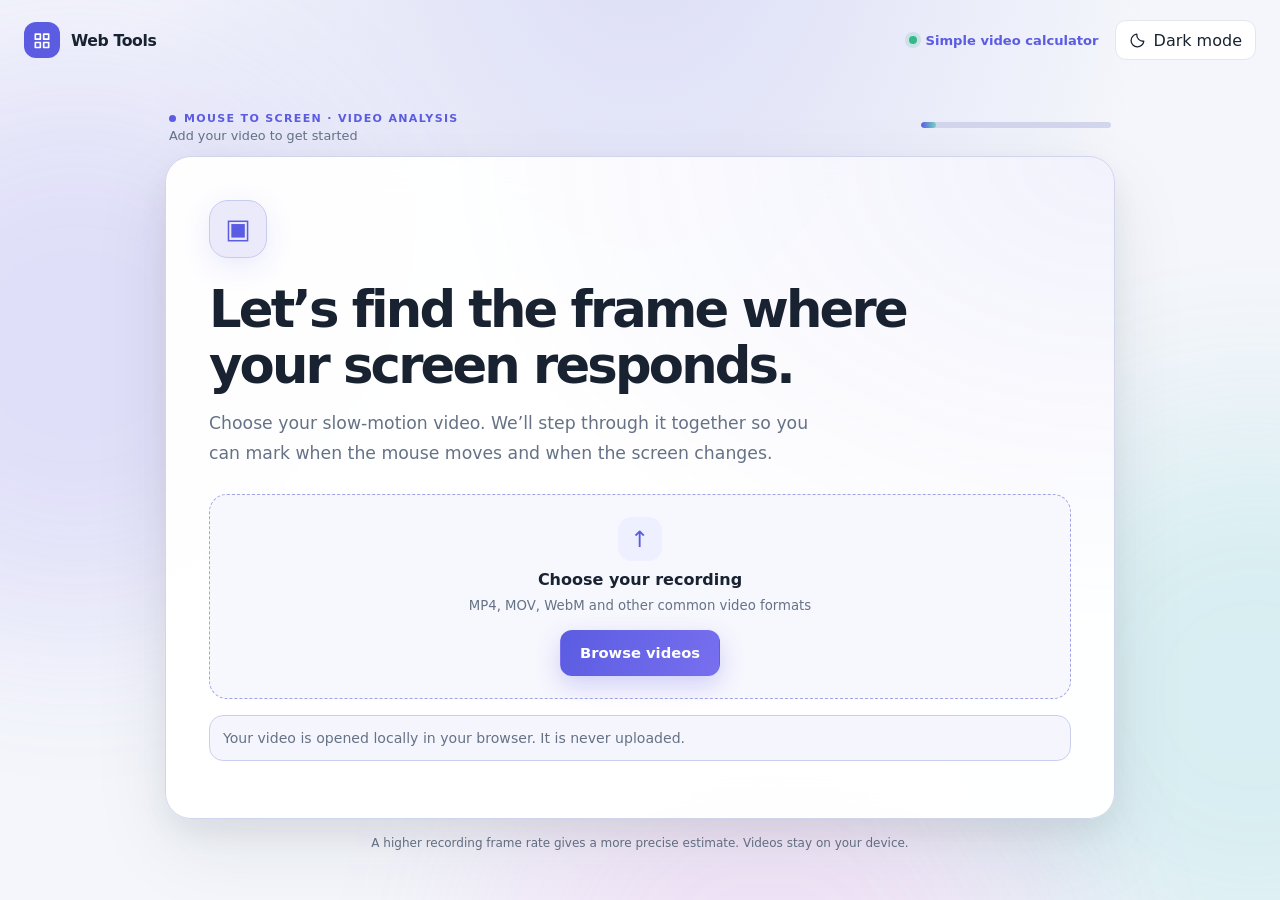
<file: tools/simple-video-frame-time-calculator/index.html>
<!doctype html>
<html lang="en">
<head>
  <meta charset="utf-8">
  <meta name="viewport" content="width=device-width, initial-scale=1">
  <meta name="theme-color" content="#f4f6fb">
  <meta name="description" content="A simple, step-by-step video frame calculator for estimating mouse-to-screen response time.">
  <title>Simple Video Frame Time Calculator — Web Tools</title>
  <link rel="stylesheet" href="../../assets/style.css">
  <link rel="stylesheet" href="../simple-system-latency-meter/wizard.css">
  <link rel="stylesheet" href="calculator.css">
  <script src="../../assets/tool-theme.js" defer></script>
  <script src="calculator.js" defer></script>
</head>
<body class="guided-page">
  <div class="ambient ambient-one" aria-hidden="true"></div>
  <div class="ambient ambient-two" aria-hidden="true"></div>
  <div class="ambient ambient-three" aria-hidden="true"></div>
  <header class="shell topbar guided-topbar">
    <a class="brand" href="../../index.html" aria-label="Back to Web Tools">
      <span class="brand-mark" aria-hidden="true">
        <svg viewBox="0 0 24 24" fill="none" stroke="currentColor" stroke-width="2" stroke-linecap="round" stroke-linejoin="round"><path d="M4 5h6v6H4zM14 5h6v6h-6zM4 15h6v6H4zM14 15h6v6h-6z"/></svg>
      </span>
      Web Tools
    </a>
    <div class="guided-topbar-right">
      <span class="guided-mode-label"><span class="status-dot"></span>Simple video calculator</span>
      <button class="theme-toggle" id="theme-toggle" type="button" aria-label="Switch to dark mode">
        <svg id="theme-icon" viewBox="0 0 24 24" fill="none" stroke="currentColor" stroke-width="1.8" stroke-linecap="round" stroke-linejoin="round" aria-hidden="true"></svg>
        <span id="theme-label">Dark mode</span>
      </button>
    </div>
  </header>

  <main class="guided-main calculator-main">
    <div class="calculator-shell">
      <div class="progress-header">
        <div>
          <p class="eyebrow">Mouse to screen · Video analysis</p>
          <p class="step-count" id="calculator-status">Add your video to get started</p>
        </div>
        <div class="progress-track" aria-hidden="true"><span id="calculator-progress"></span></div>
      </div>
      <section class="calculator-card">
        <div class="calculator-intro" id="calculator-intro">
          <div class="step-icon" aria-hidden="true">▣</div>
          <h1>Let’s find the frame where your screen responds.</h1>
          <p class="step-description">Choose your slow-motion video. We’ll step through it together so you can mark when the mouse moves and when the screen changes.</p>
          <label class="upload-box" id="upload-box" for="video-file">
            <input id="video-file" type="file" accept="video/*,.mp4,.m4v,.mov,.webm,.mkv,.avi,.wmv,.3gp">
            <span class="upload-icon" aria-hidden="true">↑</span>
            <strong>Choose your recording</strong>
            <span>MP4, MOV, WebM and other common video formats</span>
            <span class="button-primary upload-button">Browse videos</span>
          </label>
          <p class="privacy-note">Your video is opened locally in your browser. It is never uploaded.</p>
          <p class="calculator-error" id="upload-error" role="alert" hidden></p>
        </div>

        <div class="video-workspace" id="video-workspace" hidden>
          <div class="video-heading">
            <div>
              <p class="step-kicker">Your recording</p>
              <h1 id="video-name">Video ready</h1>
            </div>
            <label class="fps-control">Recording frame rate
              <span><input id="fps-input" type="number" min="0.1" step="any" value="30" inputmode="decimal"> fps</span>
              <small class="metadata-status" id="metadata-status">&nbsp;</small>
            </label>
            <label class="fps-control slowmo-control">Slow-motion playback
              <select id="slowmo-speed">
                <option value="1">1 · Normal speed</option>
                <option value="0.5">1/2 · 2× slow motion</option>
                <option value="0.25">1/4 · 4× slow motion</option>
                <option value="0.125">1/8 · 8× slow motion</option>
                <option value="0.0625">1/16 · 16× slow motion</option>
                <option value="0.03125">1/32 · 32× slow motion</option>
                <option value="0.015625">1/64 · 64× slow motion</option>
              </select>
              <small class="metadata-status" id="slowmo-metadata-status">&nbsp;</small>
            </label>
          </div>
          <p class="video-instructions">Set your camera’s recording frame rate and, if the video was saved in slow motion, its playback speed. Then mark the first frame where the mouse starts moving and the first frame where the screen responds.</p>
          <video id="video-player" controls playsinline preload="metadata"></video>
          <div class="frame-controls" role="group" aria-label="Frame-by-frame controls">
            <button class="button-secondary" id="previous-frame" type="button" aria-label="Previous frame">← Previous frame</button>
            <span class="frame-display">Frame <strong id="frame-number">0</strong> · <span id="time-display">0.000 s</span></span>
            <button class="button-secondary" id="next-frame" type="button" aria-label="Next frame">Next frame →</button>
          </div>
          <label class="timeline-label" for="frame-slider">Move through the recording</label>
          <input id="frame-slider" class="frame-slider" type="range" min="0" max="0" value="0" aria-label="Video frame">
          <div class="marker-actions">
            <button class="button-primary" id="set-move" type="button" disabled>Mark mouse movement</button>
            <button class="button-primary screen-marker" id="set-screen" type="button" disabled>Mark screen response</button>
            <button class="button-back reset-button" id="reset-markers" type="button" disabled>Clear marks</button>
          </div>
          <div class="marker-status" aria-live="polite">
            <span id="move-status"><span class="marker-dot move-dot"></span>Mouse movement: not marked</span>
            <span id="screen-status"><span class="marker-dot screen-dot"></span>Screen response: not marked</span>
          </div>
          <div class="measurement-result" id="measurement-result" hidden>
            <span>Estimated mouse-to-screen response</span>
            <strong><span id="latency-value">—</span><small>ms</small></strong>
            <p>Estimate based on the marked video frames and frame rate.</p>
          </div>
          <p class="calculator-error" id="video-error" role="alert" hidden></p>
          <div class="video-footer-actions">
            <label class="button-secondary change-video" for="replace-video-file">Choose a different video</label>
            <a class="advanced-link" href="../video-frame-time-calculator/index.html">Need more video controls? Try the full calculator <span aria-hidden="true">↗</span></a>
          </div>
        </div>
      </section>
      <p class="guided-footer">A higher recording frame rate gives a more precise estimate. Videos stay on your device.</p>
    </div>
  </main>
  <input id="replace-video-file" type="file" accept="video/*,.mp4,.m4v,.mov,.webm,.mkv,.avi,.wmv,.3gp" hidden>
</body>
</html>
</file>
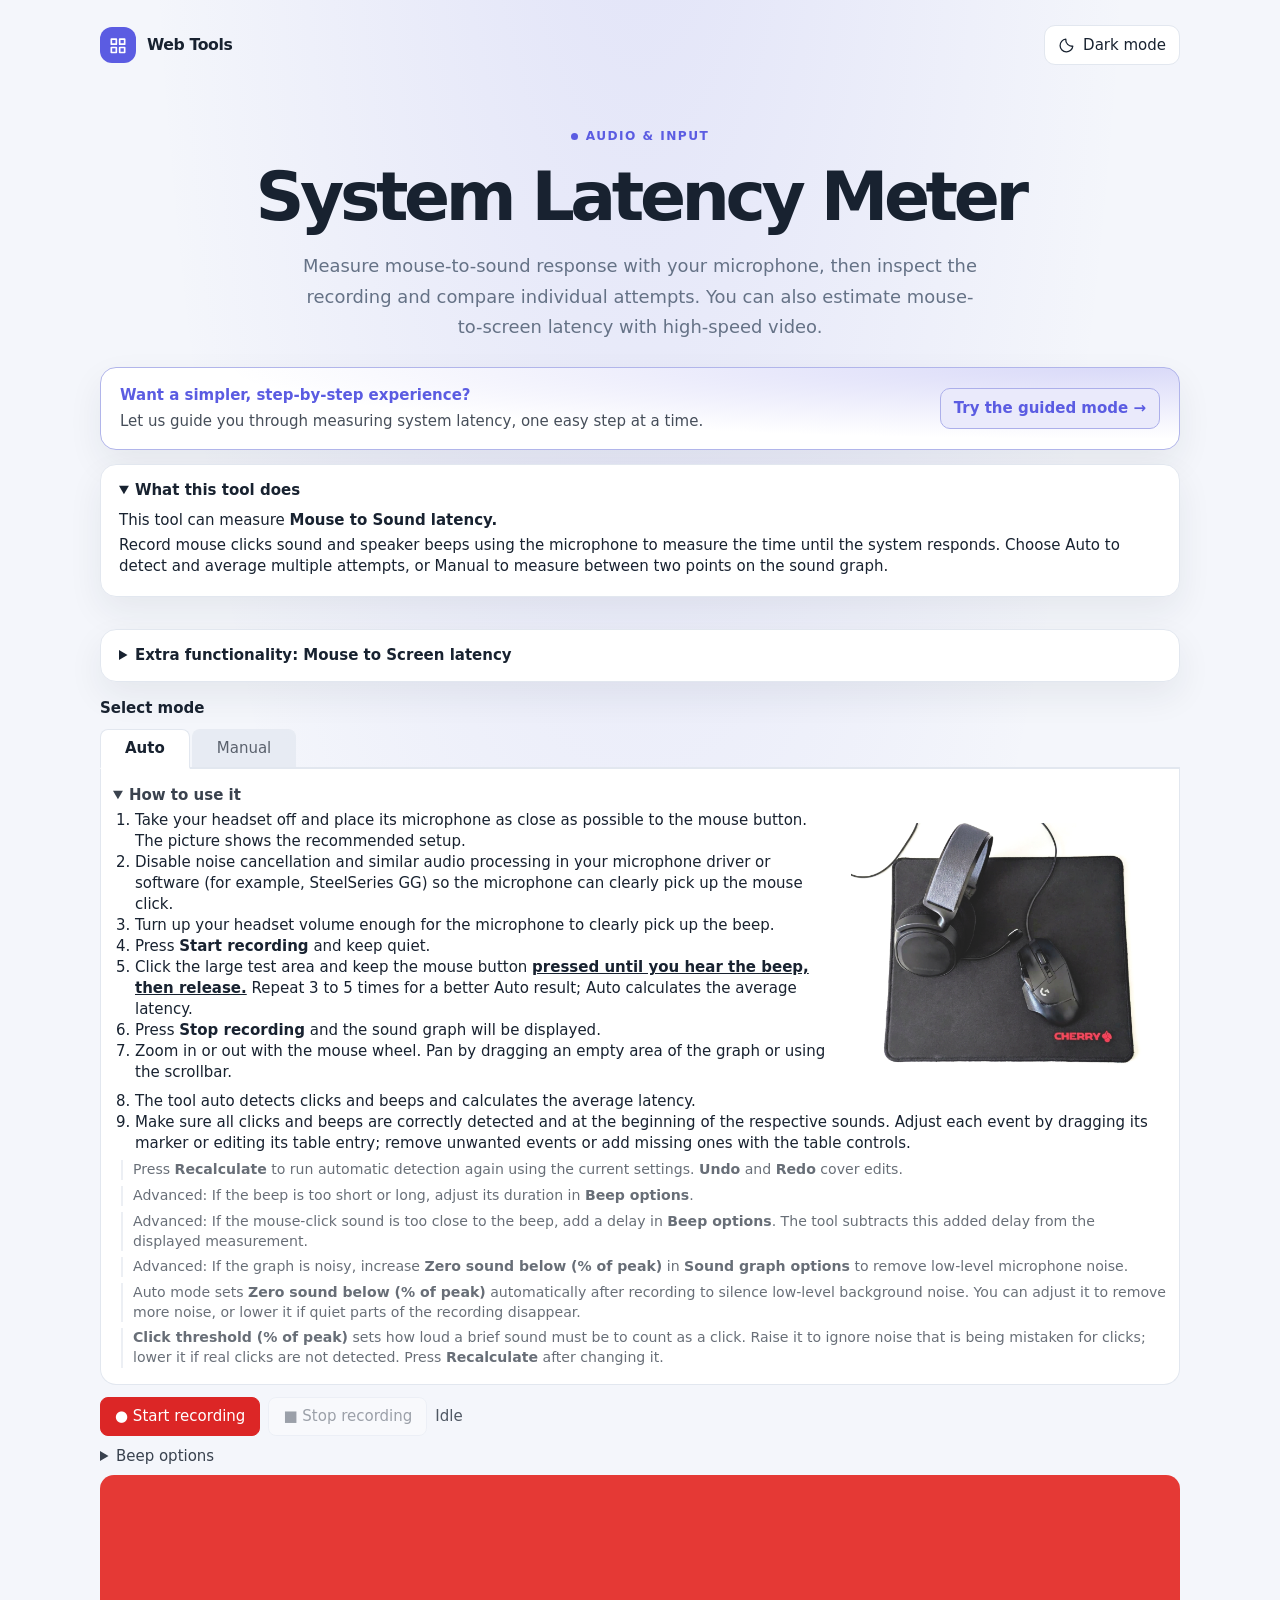
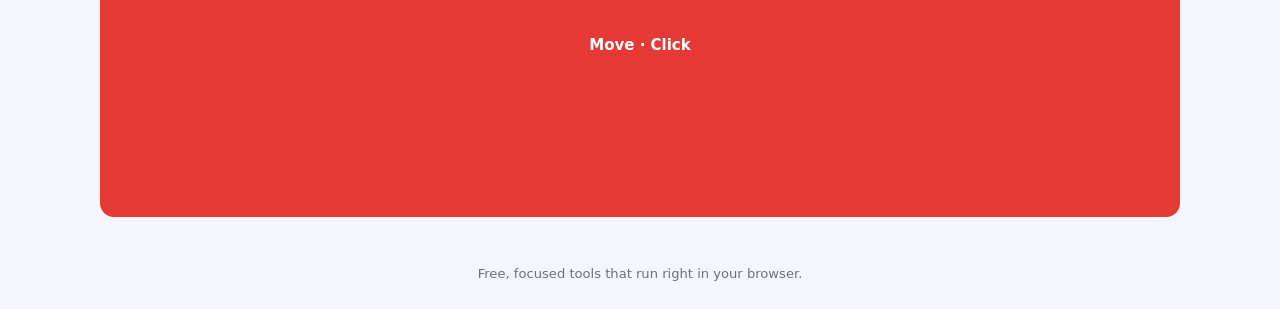
<file: tools/system-latency-meter/index.html>
<!doctype html>
<html lang="en">

<head>
  <meta charset="utf-8">
  <meta name="viewport" content="width=device-width, initial-scale=1, viewport-fit=cover">
  <title>System Latency Meter</title>
  <link rel="stylesheet" href="../../assets/style.css">
  <script src="../../assets/tool-theme.js" defer></script>
  <style>
    :root {
      color-scheme: light;
      --bg: #f4f6fb;
      --fg: #182230;
      --panel: #fff;
      --line: #e2e7ef;
      --wave: #5b5ce2;
      --grid: #e2e7ef;
      box-sizing: border-box;
      padding-top: env(safe-area-inset-top, 0px);
      padding-bottom: env(safe-area-inset-bottom, 0px)
    }

    @media (prefers-color-scheme:dark) {
      :root:not([data-theme="light"]) {
        color-scheme: dark;
        --bg: #11151d;
        --fg: #f0f3fa;
        --panel: #202735;
        --line: #303949;
        --wave: #a1a2ff;
        --grid: #303949
      }
    }

    :root[data-theme="dark"] {
      color-scheme: dark;
      --bg: #11151d;
      --fg: #f0f3fa;
      --panel: #202735;
      --line: #303949;
      --wave: #a1a2ff;
      --grid: #303949
    }

    * {
      box-sizing: border-box
    }

    body {
      min-width: 320px;
      min-height: 100vh;
      margin: 0;
      padding: 0;
      max-width: none;
      background: radial-gradient(ellipse at 50% -18%, rgb(91 92 226 / 13%), transparent 55%), var(--bg);
      color: var(--fg);
      font: 15px/1.4 system-ui, -apple-system, "Segoe UI", Roboto, sans-serif;
      transition: background-color .25s ease, color .25s ease
    }

    h1 {
      font-size: 18px;
      margin: 0 0 12px
    }

    .row {
      display: flex;
      flex-wrap: wrap;
      gap: 8px;
      align-items: center;
      margin: 10px 0
    }

    button {
      font: inherit;
      padding: 8px 14px;
      border-radius: 8px;
      border: 1px solid var(--line);
      background: var(--panel);
      color: var(--fg);
      cursor: pointer
    }

    button:disabled {
      opacity: .4;
      cursor: default
    }

    #rec {
      background: #dc2626;
      color: #fff;
      border-color: #dc2626
    }

    #stat {
      opacity: .75
    }

    #box {
      height: 38vh;
      min-height: 180px;
      border-radius: 14px;
      display: flex;
      align-items: center;
      justify-content: center;
      font-weight: 600;
      color: #fff;
      user-select: none;
      touch-action: none;
      cursor: crosshair;
      background: #e53935
    }

    #box[data-s=blue] {
      background: #1e66f5
    }

    #box[data-s=green] {
      background: #2e9e4a
    }

    #res {
      display: none;
      margin-top: 18px
    }

    #wrap {
      background: var(--panel);
      border: 1px solid var(--line);
      border-radius: 10px;
      overflow: hidden
    }

    #cv {
      width: 100%;
      height: 300px;
      display: block;
      touch-action: none;
      cursor: grab
    }

    #sb {
      position: relative;
      height: 16px;
      background: var(--grid);
      border-radius: 8px;
      margin-top: 8px;
      touch-action: none
    }

    #th {
      position: absolute;
      top: 0;
      bottom: 0;
      background: var(--wave);
      border-radius: 8px;
      opacity: .8;
      min-width: 14px;
      cursor: grab
    }

    #delta {
      font-size: 26px;
      font-weight: 700;
      font-variant-numeric: tabular-nums
    }

    .sm {
      opacity: .75;
      font-variant-numeric: tabular-nums
    }

    details {
      margin: 8px 0
    }

    summary {
      cursor: pointer;
      opacity: .85
    }

    label {
      display: flex;
      gap: 6px;
      align-items: center
    }

    input {
      font: inherit;
      width: 90px;
      padding: 6px;
      border-radius: 6px;
      border: 1px solid var(--line);
      background: var(--panel);
      color: var(--fg)
    }

    /* intro text + Auto/Manual tabs */
    h2 {
      font-size: 15px;
      margin: 16px 0 4px
    }

    p {
      margin: 4px 0
    }

    ol {
      margin: 4px 0;
      padding-left: 22px
    }

    .advanced-note {
      margin: 6px 0 6px 8px;
      padding-left: 10px;
      border-left: 2px solid var(--line);
      opacity: .65;
      font-size: .94em
    }

    .how-to-layout {
      display: grid;
      grid-template-columns: minmax(0, 1fr) minmax(180px, 30%);
      gap: 16px;
      align-items: center
    }

    .setup-image {
      display: block;
      width: 100%;
      height: auto;
      border-radius: 8px
    }

    @media (max-width: 600px) {
      .how-to-layout {
        grid-template-columns: 1fr
      }

      .setup-image {
        max-width: 320px;
        margin: 0 auto
      }
    }

    .tabs {
      display: flex;
      align-items: flex-end;
      gap: 2px;
      margin: 10px 0 0;
      border-bottom: 2px solid var(--line)
    }

    .tab {
      border-radius: 8px 8px 0 0;
      border-bottom: none;
      margin-bottom: 0;
      padding: 8px 24px;
      background: var(--grid);
      opacity: .7
    }

    .tabpanel {
      border: 1px solid var(--line);
      border-top: none;
      border-radius: 0 0 8px 8px;
      padding: 8px 12px;
      background: var(--panel);
      margin-bottom: 12px
    }

    summary b {
      font-size: 15px
    }

    .tab[aria-selected=true] {
      background: var(--panel);
      opacity: 1;
      font-weight: 600;
      margin-bottom: -2px;
      border-bottom: 2px solid var(--panel)
    }

    /* the body's data-mode attribute decides which parts are visible */
    body[data-mode=auto] .manual-only,
    body[data-mode=manual] .auto-only {
      display: none
    }

    /* table of detected events */
    table {
      width: 100%;
      border-collapse: collapse;
      font-variant-numeric: tabular-nums;
      margin-top: 8px
    }

    th,
    td {
      padding: 4px 8px;
      border-bottom: 1px solid var(--line);
      text-align: left
    }

    select {
      font: inherit;
      padding: 5px;
      border-radius: 6px;
      border: 1px solid var(--line);
      background: var(--panel);
      color: var(--fg)
    }

    .video-calculator-link {
      display: grid;
      grid-template-columns: minmax(0, 1fr) 180px;
      gap: 16px;
      align-items: center;
      margin-top: 12px;
      padding: 16px;
      border: 1px solid var(--line);
      border-radius: 10px;
      background: var(--bg)
    }

    .video-calculator-link a {
      font-weight: 600;
      overflow-wrap: anywhere
    }

    .video-calculator-link img {
      display: block;
      width: 160px;
      height: 160px;
      padding: 6px;
      justify-self: center;
      background: #fff;
      border-radius: 6px
    }

    @media (max-width: 480px) {
      .video-calculator-link {
        grid-template-columns: 1fr
      }
    }

    .tool-page {
      padding-bottom: 48px;
    }

    .tool-hero {
      padding: 35px 0 25px;
    }

    .tool-hero h1 {
      margin: 0;
      font-size: clamp(2.4rem, 6vw, 4.25rem);
      font-weight: 780;
      letter-spacing: -.065em;
      line-height: 1.06;
    }

    .tool-hero .hero-copy {
      max-width: 680px;
    }

    .tool-intro details {
      margin: 0 0 11px;
      padding: 15px 18px;
      border: 1px solid var(--line);
      border-radius: 16px;
      background: var(--panel);
      box-shadow: var(--shadow);
      animation: rise-in .45s both;
    }

    .guided-mode-callout {
      display: flex;
      align-items: center;
      justify-content: space-between;
      gap: 18px;
      margin: 0 0 14px;
      padding: 17px 19px;
      overflow: hidden;
      border: 1px solid color-mix(in srgb, var(--wave) 36%, var(--line));
      border-radius: 16px;
      background:
        radial-gradient(ellipse at 95% 0%, color-mix(in srgb, var(--wave) 23%, transparent), transparent 62%),
        var(--panel);
      box-shadow: var(--shadow);
      animation: guided-callout-glow 10s ease-in-out infinite alternate;
    }

    .guided-mode-callout strong {
      color: var(--wave);
    }

    .guided-mode-callout p {
      margin: 5px 0 0;
      color: var(--fg);
      opacity: .8;
    }

    .guided-mode-callout a {
      flex: 0 0 auto;
      padding: 9px 13px;
      border: 1px solid color-mix(in srgb, var(--wave) 40%, var(--line));
      border-radius: 10px;
      background: color-mix(in srgb, var(--wave) 13%, var(--panel));
      color: var(--wave);
      font-weight: 700;
      text-decoration: none;
      transition: transform .2s ease, background .2s ease;
    }

    .guided-mode-callout a:hover {
      transform: translateY(-2px);
      background: color-mix(in srgb, var(--wave) 20%, var(--panel));
    }

    @keyframes guided-callout-glow {
      from {
        background-position: 0% 50%;
      }

      to {
        background-position: 100% 50%;
      }
    }

    .tool-intro summary {
      color: var(--fg);
      font-weight: 700;
      opacity: 1;
    }

    .tool-intro details[open] summary {
      margin-bottom: 9px;
    }

    .tabpanel,
    #res {
      border-radius: 0 0 16px 16px;
    }

    .tool-content {
      animation: rise-in .5s .08s both;
    }

    .site-footer {
      padding: 0 0 26px;
      color: color-mix(in srgb, var(--fg) 62%, transparent);
      font-size: .82rem;
      text-align: center;
    }

    :focus-visible {
      outline: 3px solid color-mix(in srgb, var(--wave) 55%, transparent);
      outline-offset: 3px;
    }

    @media (max-width: 640px) {
      .tool-hero {
        padding: 27px 0 19px;
      }

      .tool-intro details {
        padding: 13px 14px;
      }

      .guided-mode-callout {
        align-items: flex-start;
        flex-direction: column;
      }
    }
  </style>
</head>

<body data-mode="auto">
  <header class="shell topbar">
    <a class="brand" href="../../index.html" aria-label="Back to Web Tools">
      <span class="brand-mark" aria-hidden="true">
        <svg viewBox="0 0 24 24" fill="none" stroke="currentColor" stroke-width="2" stroke-linecap="round"
          stroke-linejoin="round">
          <path d="M4 5h6v6H4zM14 5h6v6h-6zM4 15h6v6H4zM14 15h6v6h-6z" />
        </svg>
      </span>
      Web Tools
    </a>
    <button class="theme-toggle" id="theme-toggle" type="button" aria-label="Switch to dark mode">
      <svg id="theme-icon" viewBox="0 0 24 24" fill="none" stroke="currentColor" stroke-width="1.8"
        stroke-linecap="round" stroke-linejoin="round" aria-hidden="true"></svg>
      <span id="theme-label">Dark mode</span>
    </button>
  </header>
  <main class="shell tool-page">
    <section class="hero tool-hero" aria-labelledby="page-title">
      <p class="eyebrow">Audio &amp; input</p>
      <h1 id="page-title">System Latency Meter</h1>
      <p class="hero-copy">Measure mouse-to-sound response with your microphone, then inspect the recording and compare
        individual attempts. You can also estimate mouse-to-screen latency with high-speed video.</p>
    </section>
    <section class="tool-intro" aria-label="About this tool">
      <aside class="guided-mode-callout">
        <div>
          <strong>Want a simpler, step-by-step experience?</strong>
          <p>Let us guide you through measuring system latency, one easy step at a time.</p>
        </div>
        <a href="../simple-system-latency-meter/index.html">Try the guided mode <span aria-hidden="true">→</span></a>
      </aside>
      <details open>
        <summary><b>What this tool does</b></summary>
        <p>This tool can measure <b>Mouse to Sound latency.</b></p>
        <p>Record mouse clicks sound and speaker beeps using the microphone to measure the time until the system
          responds.
          Choose Auto to detect and average multiple attempts, or Manual to measure between two points on the sound
          graph.
        </p>
      </details>
      <br>
      <details close>
        <summary><b>Extra functionality: Mouse to Screen latency</b></summary>
        <p>Estimate mouse-to-screen latency from a high-speed or slow-motion video with the
          <b>Video Frame Time Calculator</b>. It lets you upload the recording and mark the exact frames, so you do not
          need to count frames or calculate the result manually here.
        </p>
        <ol>
          <li>Record with a high-speed camera or a phone's slow-motion mode, framing both the mouse and screen clearly.
          </li>
          <li>Make a quick mouse movement, click, or tap that causes a visible screen response, then stop recording.
          </li>
          <li>Open the calculator using the link or scan its QR code below. On the calculator page, upload or drag in
            your
            video recording.</li>
          <li>Check the detected video frame rate and set the slow-motion speed to match your recording (use <b>1</b>
            for
            regular-speed video).</li>
          <li>Step through the video frame by frame. At the first frame where the mouse moves, select <b>Set Move
              Event</b>;
            at the first frame where the screen responds, select <b>Set Screen Change</b>. The calculator displays the
            estimated latency in milliseconds.</li>
        </ol>
        <p class="sm">This is a video-based estimate; accuracy depends on the recording frame rate and how clearly both
          events can be identified.</p>
        <div class="video-calculator-link">
          <div>
            <p><b>Open the Video Frame Time Calculator</b></p>
            <p><a href="https://hanyalom.github.io/webtools/tools/video-frame-time-calculator/" target="_blank"
                rel="noopener noreferrer">https://hanyalom.github.io/webtools/tools/video-frame-time-calculator/</a></p>
            <p class="sm">On a phone, scan the QR code to open the calculator there. Choose the video from the device
              where it is saved.</p>
          </div>
          <img src="video-frame-time-calculator-qr.png" alt="QR code linking to the Video Frame Time Calculator">
        </div>
      </details>
    </section>
    <section class="tool-content" aria-label="Latency measurement controls">
      <h2>Select mode</h2>
      <div class="tabs" role="tablist"><button class="tab" id="tab-auto" onclick="setMode('auto')">Auto</button><button
          class="tab" id="tab-manual" onclick="setMode('manual')">Manual</button></div>
      <div class="tabpanel">
        <details open>
          <summary><b>How to use it</b></summary>
          <div class="how-to-layout">
            <ol>
              <li>Take your headset off and place its microphone as close as possible to the mouse button. The picture
                shows the recommended setup.</li>
              <li>Disable noise cancellation and similar audio processing in your microphone driver or software (for
                example, SteelSeries GG) so the microphone can clearly pick up the mouse click.</li>
              <li>Turn up your headset volume enough for the microphone to clearly pick up the beep.</li>
              <li>Press <b>Start recording</b> and keep quiet.</li>
              <li>Click the large test area and keep the mouse button <b><u>pressed until you hear the beep, then
                    release.</u></b>
                Repeat 3 to 5 times for a better Auto result; Auto calculates the average latency.</li>
              <li>Press <b>Stop recording</b> and the sound graph will be displayed.</li>
              <li>Zoom in or out with the mouse wheel. Pan by dragging an empty area of the graph or using the
                scrollbar.</li>
            </ol>
            <img class="setup-image" src="1.png" alt="Headset with its microphone positioned close to a mouse button">
          </div>
          <ol class="manual-only" start="8">
            <li>Move the yellow <b>M</b> marker to the beginning of the <b>M</b>ouse click sound, then move the magenta
              <b>B</b> marker to the beginning of the <b>B</b>eep sound. The measured latency appears below the graph.
            </li>
          </ol>
          <ol class="auto-only" start="8">
            <li>The tool auto detects clicks and beeps and calculates the average latency.</li>
            <li>Make sure all clicks and beeps are correctly detected and at the beginning of the respective sounds.
              Adjust each event by dragging its marker or editing its table entry; remove unwanted events or add missing
              ones with the table controls.</li>
          </ol>
          <div class="advanced-note">Press <b>Recalculate</b> to run automatic detection again using the
            current settings. <b>Undo</b> and <b>Redo</b> cover edits.
          </div>
          <div class="advanced-note">Advanced: If the beep is too short or long, adjust its duration in
            <b>Beep options</b>.
          </div>
          <div class="advanced-note">Advanced: If the mouse-click sound is too close to the beep, add a
            delay in <b>Beep options</b>. The tool subtracts this added delay from the displayed measurement.</div>
          <div class="advanced-note">Advanced: If the graph is noisy, increase <b>Zero sound below (% of
              peak)</b> in <b>Sound graph options</b> to remove low-level microphone noise.</div>
          <div class="advanced-note auto-only">Auto mode sets <b>Zero sound below (% of peak)</b> automatically after
            recording to silence low-level background noise. You can adjust it to remove more noise, or lower it if
            quiet parts of the recording disappear.</div>
          <div class="advanced-note auto-only"><b>Click threshold (% of peak)</b> sets how loud a brief sound must be
            to count as a click. Raise it to ignore noise that is being mistaken for clicks; lower it if real clicks
            are not detected. Press <b>Recalculate</b> after changing it.</div>
        </details>
      </div>
      <div class="row"><button id="rec">● Start recording</button><button id="stop" disabled>■ Stop
          recording</button><span id="stat">Idle</span></div>
      <details id="adv">
        <summary>Beep options</summary>
        <div class="row">
          <label>Frequency (Hz) <input id="freq" type="number" value="2500" min="20" max="20000"></label>
          <label>Duration (ms) <input id="dur" type="number" value="80" min="1" oninput="refresh()"></label>
          <label>Delay after click (ms) <input id="dly" type="number" value="0" min="0" step="any"
              oninput="refresh()"></label>
        </div>
      </details>
      <div id="box" data-s="red">Move · Click</div>
      <div id="res">
        <div class="row"><button id="zi">Zoom +</button><button id="zo">Zoom −</button><button id="fit">Fit
            all</button><button id="play" class="manual-only">▶ Play between bars</button>
          <span class="sm">Wheel = zoom · drag empty area = pan · drag S/E bars</span>
        </div>
        <details id="gopt">
          <summary>Sound graph options</summary>
          <div class="row">
            <label>Shift [move, click] markers (ms) <input id="moff" type="number" value="0" step="any"
                oninput="draw()"></label>
            <label>Zero sound below (% of peak) <input id="thr" type="number" value="0" min="0" max="100" step="0.1"
                oninput="applyThr()"></label>
          </div>
        </details>
        <div id="wrap"><canvas id="cv"></canvas></div>
        <div id="sb">
          <div id="th"></div>
        </div>
        <div class="row manual-only"><span id="delta">0 ms</span><span class="sm" id="info"></span></div>
        <!-- Auto mode: detection settings, edit tools and the list of detected clicks and beeps -->
        <div class="auto-only">
          <div class="row"><label>Click threshold (% of peak) <input id="dthr" type="number" value="15" min="1"
                max="100"></label>
            <button onclick="recalc()">↻ Recalculate</button>
            <button id="undo" onclick="undo()">↶ Undo</button><button id="redo" onclick="redo()">↷ Redo</button>
            <button onclick="addEvent('click')">+ Click</button><button onclick="addEvent('beep')">+ Beep</button>
          </div>
          <div class="sm">Red = click (mouse down) · green = beep start, dashed line = beep end (comes from Duration,
            not
            draggable). Drag a start line on the graph or edit the table. Remove a mouse-up click with ✕.</div>
          <table>
            <thead>
              <tr>
                <th>#</th>
                <th>Event</th>
                <th>Start (ms)</th>
                <th>Delay after click (ms)</th>
                <th></th>
              </tr>
            </thead>
            <tbody id="rows"></tbody>
            <tfoot id="avg"></tfoot>
          </table>
        </div>
        <div class="sm">Dashed lines (shown when Delay after click is above 0): purple = click (moment the page received
          the mouse click) · teal = scheduled beep (click + the Delay set in Beep options).</div>
      </div>
    </section>
  </main>
  <footer class="shell site-footer">Free, focused tools that run right in your browser.</footer>
  <script>
    const $ = id => document.getElementById(id);
    const clamp = (value, min, max) => Math.min(max, Math.max(min, value));

    let ctx;
    let stream;
    let node;
    let src;
    let mute;
    let chunks = [];
    let marks = [];
    let recStart = 0;
    let recording = false;

    let events = [];
    let hist = [];
    let future = [];
    let evDrag = null;
    let mode = 'auto';
    let raw;
    let data;
    let N = 0;
    let sr = 48000;
    let peak = 1;
    let vs = 0;
    let vn = 1;
    let A = 0;
    let B = 0;
    let drag = null;
    let lastX = 0;
    let playing = null;

    const box = $('box');
    const cv = $('cv');
    const g = cv.getContext('2d');
    const sb = $('sb');
    const th = $('th');

    const getCtx = () => ctx || (ctx = new AudioContext({ latencyHint: 'interactive' }));
    const num = (id, fallback) => {
      const value = parseFloat($(id).value);
      return value >= 0 ? value : fallback;
    };

    /* ---------- test box ---------- */
    let pressed = false, mt;
    const setS = state => box.dataset.s = state;

    // Convert the pointer event's timestamp to the recording's audio-clock timeline.
    const evT = event =>
      ctx.currentTime - (performance.now() - event.timeStamp) / 1000 - recStart;

    function beep() {
      const context = getCtx();
      if (context.state !== 'running') context.resume();

      const oscillator = context.createOscillator();
      const gain = context.createGain();
      oscillator.type = 'square';
      oscillator.frequency.value = num('freq', 2500);
      gain.gain.value = 1;
      oscillator.connect(gain).connect(context.destination);

      const start = context.currentTime + num('dly', 0) / 1000;
      oscillator.start(start);
      oscillator.stop(start + num('dur', 80) / 1000);
      return start;
    }

    box.addEventListener('pointerdown', e => {
      pressed = true;
      box.setPointerCapture(e.pointerId);
      setS('green');
      beep();

      if (recording) marks.push({ t: evT(e), c: '#a855f7', l: 'click' });
    }); // Purple dashed line marks when the page received the pointer event.

    const up = () => {
      pressed = false;
      clearTimeout(mt);
      setS('red');
    };

    box.addEventListener('pointerup', up);
    box.addEventListener('pointercancel', up);
    box.addEventListener('pointerleave', () => {
      if (!pressed) up();
    });

    box.addEventListener('pointermove', e => {
      if (pressed) return;

      setS('blue');
      clearTimeout(mt);
      mt = setTimeout(() => {
        if (!pressed) setS('red');
      }, 120);
    });

    /* ---------- recording ---------- */
    // Buffer audio in chunks so the main thread only receives occasional messages.
    const WK = `
         class RecorderProcessor extends AudioWorkletProcessor {
            constructor() {
               super();
               this.buffer = new Float32Array(2048);
               this.length = 0;
               this.port.onmessage = () => this.flush();
            }

            flush() {
               this.port.postMessage(this.buffer.slice(0, this.length));
               this.length = 0;
            }

            process(inputs) {
               const channel = inputs[0][0];
               if (!channel) return true;

               for (let i = 0; i < channel.length; i++) {
                  this.buffer[this.length++] = channel[i];
                  if (this.length === this.buffer.length) {
                     this.port.postMessage(this.buffer);
                     this.buffer = new Float32Array(2048);
                     this.length = 0;
                  }
               }
               return true;
            }
         }

         registerProcessor('r', RecorderProcessor);
      `;

    $('rec').onclick = async () => {
      try {
        stream = await navigator.mediaDevices.getUserMedia({
          audio: {
            echoCancellation: false,
            noiseSuppression: false,
            autoGainControl: false,
            channelCount: 1
          }
        });
        const c = getCtx();
        await c.resume();

        src = c.createMediaStreamSource(stream);
        mute = c.createGain();
        mute.gain.value = 0;
        mute.connect(c.destination);
        chunks = []; marks = [];

        try {
          await c.audioWorklet.addModule(URL.createObjectURL(new Blob([WK], { type: 'text/javascript' })));
          node = new AudioWorkletNode(c, 'r'); node.port.onmessage = e => chunks.push(e.data);
        } catch (_) {
          // Use ScriptProcessor on browsers without AudioWorklet support.
          node = c.createScriptProcessor(1024, 1, 1); node.onaudioprocess = e => chunks.push(new Float32Array(e.inputBuffer.getChannelData(0)));
        }

        src.connect(node);
        node.connect(mute);
        recStart = c.currentTime;
        recording = true;
        $('rec').disabled = true; $('stop').disabled = false; $('stat').textContent = 'Recording… move / click the box';
      } catch (err) { $('stat').textContent = 'Mic error: ' + err.message }
    };

    $('stop').onclick = () => {
      recording = false;
      $('stop').disabled = true;
      $('stat').textContent = 'Processing…';

      // Ask the worklet to send any samples left in its partial buffer.
      if (node.port) node.port.postMessage('f');
      setTimeout(() => {
        src.disconnect(); node.disconnect(); stream.getTracks().forEach(t => t.stop());
        N = chunks.reduce((total, chunk) => total + chunk.length, 0);
        raw = data = new Float32Array(N);

        let offset = 0;
        for (const chunk of chunks) {
          data.set(chunk, offset);
          offset += chunk.length;
        }

        chunks = [];
        sr = ctx.sampleRate;
        peak = 1e-6;
        for (let i = 0; i < N; i++) {
          const value = Math.abs(data[i]);
          if (value > peak) peak = value;
        }

        vs = 0;
        vn = Math.max(N, 1);
        A = N * .25;
        B = N * .75;
        autoGate();
        applyThr();
        hist = [];
        future = [];
        detect();

        $('res').style.display = 'block';
        $('rec').disabled = false;
        $('stat').textContent = (N / sr).toFixed(2) + ' s recorded';
        draw();
        requestAnimationFrame(() => {
          $('zi').scrollIntoView({ behavior: 'smooth', block: 'center' });
        });
      }, 80);
    };

    /* ---------- graph ---------- */
    function draw() {
      if (!data) return;
      const scale = devicePixelRatio || 1;
      const width = cv.clientWidth;
      const height = cv.clientHeight;

      if (cv.width !== Math.round(width * scale) || cv.height !== Math.round(height * scale)) {
        cv.width = Math.round(width * scale);
        cv.height = Math.round(height * scale);
      }

      g.setTransform(scale, 0, 0, scale, 0, 0);

      const styles = getComputedStyle(document.documentElement);
      const wave = styles.getPropertyValue('--wave');
      const grid = styles.getPropertyValue('--grid');
      const fg = styles.getPropertyValue('--fg');
      g.clearRect(0, 0, width, height);

      const samplesPerPixel = vn / width;
      const amplitudeScale = (height / 2 - 1) / peak;
      const sampleToY = sample => height / 2 - sample * amplitudeScale;

      // Choose a "nice" time-axis interval that stays readable at each zoom level.
      const millisecondsPerPixel = samplesPerPixel / sr * 1000;
      const targetStep = millisecondsPerPixel * 90;
      const power = 10 ** Math.floor(Math.log10(targetStep));
      const step = [1, 2, 5, 10].find(multiplier => multiplier * power >= targetStep) * power;
      const decimals = step < 1 ? Math.ceil(-Math.log10(step)) : 0;
      const startMs = vs / sr * 1000;
      const endMs = (vs + vn) / sr * 1000;
      g.font = '11px system-ui';
      g.textBaseline = 'bottom';
      g.lineWidth = 1;

      for (let tick = Math.ceil(startMs / step); tick * step <= endMs; tick++) {
        const time = tick * step;
        const x = Math.round((time * sr / 1000 - vs) / samplesPerPixel) + .5;
        g.strokeStyle = grid;
        g.beginPath();
        g.moveTo(x, 0);
        g.lineTo(x, height);
        g.stroke();

        g.fillStyle = fg;
        g.globalAlpha = .6;
        g.fillText(time.toFixed(decimals) + ' ms', x + 3, height - 2);
        g.globalAlpha = 1;
      }
      g.strokeStyle = grid;
      g.beginPath();
      g.moveTo(0, height / 2);
      g.lineTo(width, height / 2);
      g.stroke();

      // At wide zoom levels, draw each pixel's sample range as a vertical envelope.
      g.strokeStyle = wave;
      g.fillStyle = wave;
      if (samplesPerPixel > 2) {
        for (let x = 0; x < width; x++) {
          const firstSample = Math.max(0, Math.floor(vs + x * samplesPerPixel));
          const endSample = Math.min(N, Math.floor(vs + (x + 1) * samplesPerPixel));
          if (endSample <= firstSample) continue;

          let min = 1e9;
          let max = -1e9;
          for (let i = firstSample; i < endSample; i++) {
            const value = data[i];
            if (value < min) min = value;
            if (value > max) max = value;
          }
          g.fillRect(x, sampleToY(max), 1, Math.max(1, sampleToY(min) - sampleToY(max)));
        }
      } else {
        // At close zoom levels, draw the waveform sample by sample.
        g.beginPath();
        let firstPoint = true;
        const endSample = Math.min(N - 1, Math.ceil(vs + vn));
        for (let i = Math.max(0, Math.floor(vs) - 1); i <= endSample; i++) {
          const x = (i - vs) / samplesPerPixel;
          const y = sampleToY(data[i]);
          if (firstPoint) g.moveTo(x, y);
          else g.lineTo(x, y);
          firstPoint = false;
        }
        g.stroke();
        if (samplesPerPixel < .25) {
          for (let i = Math.max(0, Math.floor(vs)); i <= endSample; i++) {
            g.fillRect((i - vs) / samplesPerPixel - 2, sampleToY(data[i]) - 2, 4, 4);
          }
        }
      }

      // Overlay pointer-event markers, detected sounds, and the manual comparison bars.
      g.textBaseline = 'top';
      for (const m of withDelay()) {
        const markerOffset = (parseFloat($('moff').value) || 0) / 1000;
        const x = ((m.t + markerOffset) * sr - vs) / samplesPerPixel;
        if (x < 0 || x > width) continue;

        g.strokeStyle = g.fillStyle = m.c;
        g.setLineDash([4, 3]);
        g.beginPath();
        g.moveTo(x, 0);
        g.lineTo(x, height);
        g.stroke();
        g.setLineDash([]);
        g.fillText(m.l, x + 3, 16);
      }

      drawDetections(samplesPerPixel, width, height);

      const startX = (A - vs) / samplesPerPixel;
      const endX = (B - vs) / samplesPerPixel;
      g.fillStyle = '#f59e0b';
      g.globalAlpha = mode === 'manual' ? .12 : 0;
      g.fillRect(Math.min(startX, endX), 0, Math.abs(endX - startX), height);
      g.globalAlpha = 1;
      g.lineWidth = 2;
      g.font = 'bold 11px system-ui';

      (mode === 'manual'
        ? [[startX, '#f59e0b', 'S'], [endX, '#ec4899', 'E']]
        : []
      ).forEach(([x, color, label]) => {
        g.strokeStyle = g.fillStyle = color;
        g.beginPath();
        g.moveTo(x, 0);
        g.lineTo(x, height);
        g.stroke();
        g.fillRect(x - 9, 0, 18, 14);
        g.fillStyle = '#000';
        g.fillText(label, x - 3, 2);
      });
      g.lineWidth = 1;

      const elapsedMs = Math.abs(B - A) / sr * 1000;
      const delayMs = num('dly', 0);
      $('delta').textContent = delayMs
        ? elapsedMs.toFixed(3) + ' − ' + delayMs + ' = ' + (elapsedMs - delayMs).toFixed(3) + ' ms'
        : elapsedMs.toFixed(3) + ' ms';
      $('info').textContent =
        'S ' + (A / sr * 1000).toFixed(3) + ' ms · E ' + (B / sr * 1000).toFixed(3) +
        ' ms · ' + sr + ' Hz · view ' + (vn / sr * 1000).toFixed(2) + ' ms';
      th.style.left = vs / N * 100 + '%'; th.style.width = vn / N * 100 + '%';
    }

    // Keep the visible sample range inside the recording after zooming or panning.
    const view = () => {
      vn = clamp(vn, Math.min(20, N), N);
      vs = clamp(vs, 0, N - vn);
      draw();
    };

    function zoom(factor, relativePosition) {
      const anchor = vs + relativePosition * vn;
      vn = clamp(vn * factor, Math.min(20, N), N);
      vs = anchor - relativePosition * vn;
      view();
    }

    cv.addEventListener('wheel', e => {
      e.preventDefault();
      if (!data) return;
      zoom(e.deltaY < 0 ? .8 : 1.25, e.offsetX / cv.clientWidth);
    }, { passive: false });

    cv.addEventListener('pointerdown', e => {
      const samplesPerPixel = vn / cv.clientWidth;
      const x = e.offsetX;
      cv.setPointerCapture(e.pointerId);
      lastX = x;

      const startDistance = Math.abs(x - (A - vs) / samplesPerPixel);
      const endDistance = Math.abs(x - (B - vs) / samplesPerPixel);
      if (mode === 'auto') {
        evDrag = hitEvent(x, samplesPerPixel);
        if (evDrag) {
          snap();
          return;
        }
      }

      // In manual mode, grab a nearby comparison bar; otherwise drag to pan.
      drag = mode === 'manual' && Math.min(startDistance, endDistance) < 10
        ? (startDistance <= endDistance ? 'a' : 'b')
        : 'pan';
      if (drag === 'pan') cv.style.cursor = 'grabbing';
    });

    cv.addEventListener('pointermove', e => {
      const samplesPerPixel = vn / cv.clientWidth;
      const x = e.offsetX;

      if (evDrag) {
        moveEvent(x, samplesPerPixel);
        return;
      }

      if (!drag) {
        const nearEvent = mode === 'auto' && !!hitEvent(x, samplesPerPixel);
        const nearBar = mode === 'manual' &&
          Math.min(
            Math.abs(x - (A - vs) / samplesPerPixel),
            Math.abs(x - (B - vs) / samplesPerPixel)
          ) < 10;
        cv.style.cursor = nearEvent || nearBar ? 'ew-resize' : 'grab';
        return;
      }

      if (drag === 'pan') {
        vs -= (x - lastX) * samplesPerPixel;
        lastX = x;
        view();
      } else {
        const sample = clamp(vs + x * samplesPerPixel, 0, N);
        if (drag === 'a') A = sample;
        else B = sample;
        draw();
      }
    });

    const endDrag = () => {
      drag = null;
      if (evDrag) {
        evDrag = null;
        showTable();
      }
    };
    cv.addEventListener('pointerup', endDrag);
    cv.addEventListener('pointercancel', endDrag);

    $('zi').onclick = () => zoom(.5, .5);
    $('zo').onclick = () => zoom(2, .5);
    $('fit').onclick = () => {
      vs = 0;
      vn = N;
      view();
    };

    // Apply the noise gate to the original recording, then refresh detection and the graph.
    function applyThr() {
      if (!raw) return;
      const threshold = num('thr', 0) / 100 * peak;
      data = threshold > 0
        ? raw.map(value => value < threshold && value > -threshold ? 0 : value)
        : raw;
      refresh();
    }
    /* ---------- auto mode: detect clicks and beeps in the recording ---------- */

    // Switch between the Auto and Manual tabs (CSS shows/hides the matching parts of the page)
    function setMode(m) {
      mode = m; document.body.dataset.mode = m;
      $('tab-auto').setAttribute('aria-selected', m === 'auto');
      $('tab-manual').setAttribute('aria-selected', m === 'manual');
      refresh();
    }

    // Redraw the table and the graph (events only change through detect() and the edit tools below)
    function refresh() {
      showTable();
      draw();
    }

    /* ----- undo / redo: every edit first stores a copy of the event list ----- */
    const copy = () => JSON.stringify(events);
    function snap() {
      hist.push(copy());
      future = [];
    }

    function undo() {
      if (!hist.length) return;
      future.push(copy());
      events = JSON.parse(hist.pop());
      refresh();
    }

    function redo() {
      if (!future.length) return;
      hist.push(copy());
      events = JSON.parse(future.pop());
      refresh();
    }

    // "Recalculate" button: keep an undo point, then run the auto detection again
    function recalc() {
      snap();
      detect();
    }

    /* Auto detection. Events are {type:'click'|'beep', a:startSample}.
       The beep length comes from "Duration (ms)" in Beep options, so the beep end is never detected:
       1) Beeps: build a 1 ms envelope (mean |x| per ms) and average it over one beep length. That average is
          only high where a steady block of that length starts, so short loud clicks do not match.
          The block must also be "sustained" (most of its ms are loud) to count as a beep.
       2) Clicks: before each beep, look back for the last loud short spike (above the click threshold).
          That is the mouse-DOWN click. The mouse-up click comes after the beep, so it is never picked. */
    function detect() {
      events = [];
      if (!data) {
        refresh();
        return;
      }

      const samplesPerMs = Math.max(1, Math.round(sr / 1000));
      const binCount = Math.floor(N / samplesPerMs);
      const beepLengthMs = Math.max(1, Math.round(num('dur', 80)));
      if (binCount < beepLengthMs + 2) {
        refresh();
        return;
      }

      // 1) envelope: mean absolute level of every millisecond
      const envelope = new Float32Array(binCount);
      for (let bin = 0; bin < binCount; bin++) {
        let sum = 0;
        for (let i = bin * samplesPerMs, end = i + samplesPerMs; i < end; i++) {
          sum += Math.abs(data[i]);
        }
        envelope[bin] = sum / samplesPerMs;
      }

      // A prefix sum makes each D-bin average constant-time to calculate.
      const prefix = new Float64Array(binCount + 1);
      for (let bin = 0; bin < binCount; bin++) {
        prefix[bin + 1] = prefix[bin] + envelope[bin];
      }
      const averageBlock = start => (prefix[start + beepLengthMs] - prefix[start]) / beepLengthMs;

      let loudestBlock = 0;
      for (let bin = 0; bin <= binCount - beepLengthMs; bin++) {
        loudestBlock = Math.max(loudestBlock, averageBlock(bin));
      }

      // 2) beeps: walk through the recording, take blocks that are at least half as loud as the best one
      const beeps = [];
      for (let bin = 0; bin <= binCount - beepLengthMs;) {
        if (averageBlock(bin) < loudestBlock * 0.5) {
          bin++;
          continue;
        }

        // Search ahead by at most one beep duration to align with the strongest block.
        let bestStart = bin;
        for (let candidate = bin; candidate <= Math.min(binCount - beepLengthMs, bin + beepLengthMs); candidate++) {
          if (averageBlock(candidate) > averageBlock(bestStart)) bestStart = candidate;
        }

        const level = averageBlock(bestStart);
        let loudMs = 0;
        for (let i = bestStart; i < bestStart + beepLengthMs; i++) {
          if (envelope[i] >= level * 0.5) loudMs++;
        }

        if (loudMs >= beepLengthMs * 0.8) {
          let firstLoudMs = bestStart;
          while (
            firstLoudMs > 0 &&
            envelope[firstLoudMs - 1] >= level * 0.5 &&
            bestStart - firstLoudMs < beepLengthMs
          ) {
            firstLoudMs--;
          }

          let sample = Math.max(0, (firstLoudMs - 1) * samplesPerMs);
          const refinementEnd = (firstLoudMs + 1) * samplesPerMs;
          while (sample < refinementEnd && Math.abs(data[sample]) < level * 0.8) sample++;
          beeps.push(sample);
        }

        bin = bestStart + beepLengthMs;
      }

      // 3) click before each beep: last spike above the click threshold in the time before it
      const threshold = num('dthr', 15) / 100 * peak;
      const quietThreshold = threshold * 0.5;
      const spikeGap = Math.round(sr * 0.005);
      let previousBeepEnd = 0;

      for (const beepStart of beeps) {
        const searchStart = Math.max(
          previousBeepEnd,
          beepStart - Math.round((num('dly', 0) + 1000) * sr / 1000)
        );
        const searchEnd = beepStart - samplesPerMs;
        let spikeStart = -1;
        let lastLoudSample = -1;

        for (let sample = searchStart; sample < searchEnd; sample++) {
          const value = Math.abs(data[sample]);
          if (value < quietThreshold) continue;

          if (spikeStart >= 0 && sample - lastLoudSample <= spikeGap) {
            lastLoudSample = sample;
            continue;
          }
          if (value < threshold) continue;

          spikeStart = sample;
          lastLoudSample = sample;
        }

        if (spikeStart >= 0) events.push({ type: 'click', a: spikeStart });
        events.push({ type: 'beep', a: beepStart });
        previousBeepEnd = beepStart + beepLengthMs * samplesPerMs;
      }
      refresh();
    }

    /* Picks "Zero sound below (% of peak)" automatically, just above the static noise.
       The recording is mostly quiet, so the 80th percentile of the per-millisecond peaks is the noise level;
       the gate is set 1.5x above it (never above 25% of the peak, so clicks and beeps are never removed). */
    function autoGate() {
      const samplesPerMs = Math.max(1, Math.round(sr / 1000));
      const binCount = Math.floor(N / samplesPerMs);
      if (binCount < 10) return;

      const peaks = new Float32Array(binCount);
      for (let bin = 0; bin < binCount; bin++) {
        let max = 0;
        for (let i = bin * samplesPerMs, end = i + samplesPerMs; i < end; i++) {
          const value = Math.abs(raw[i]);
          if (value > max) max = value;
        }
        peaks[bin] = max;
      }

      peaks.sort(); // Typed arrays sort numerically.
      const noise = peaks[Math.floor(binCount * 0.8)];
      $('thr').value = Math.min(25, Math.ceil(noise * 1.5 / peak * 1000) / 10);
    }

    // Show click and scheduled-beep lines only when a delay is configured.
    function withDelay() {
      const delayMs = num('dly', 0);
      if (delayMs === 0) return [];

      const out = [];
      for (const m of marks) {
        out.push(m);
        out.push({
          t: m.t + delayMs / 1000,
          c: '#0891b2',
          l: 'delay'
        });
      }
      return out;
    }

    // End of a beep in samples: always start + the selected Duration (it is not detected)
    const beepEnd = e => e.a + num('dur', 80) * sr / 1000;

    /* ----- edit tools (all store an undo point first) ----- */
    function del(i) {
      snap();
      events.splice(i, 1);
      refresh();
    }

    function addEvent(type) {
      snap();
      events.push({ type, a: vs + vn / 2 });
      refresh();
    }

    function edit(i, field, value) {
      if (field === 'type') {
        snap();
        events[i].type = value;
        refresh();
        return;
      }

      value = parseFloat(value);
      if (isNaN(value) || value < 0) {
        refresh();
        return;
      }

      snap();
      events[i].a = value * sr / 1000;
      refresh();
    }

    // Table of all events with the delay between each click and the beep after it, and the average
    function showTable() {
      events.sort((p, q) => p.a - q.a);
      let html = '';
      let sum = 0;
      let count = 0;
      let min = Infinity;
      let max = -Infinity;
      let lastClick = null;

      events.forEach((e, i) => {
        const startMs = e.a / sr * 1000;
        let delay = '';

        if (e.type === 'click') lastClick = e;
        else {
          // Pair a beep with the preceding click only when it is within three seconds.
          if (lastClick && startMs - lastClick.a / sr * 1000 < 3000) {
            const measuredDelay = startMs - lastClick.a / sr * 1000 - num('dly', 0);
            delay = measuredDelay.toFixed(2);
            sum += measuredDelay;
            count++;
            min = Math.min(min, measuredDelay);
            max = Math.max(max, measuredDelay);
          }
          lastClick = null;
        }

        html += `
               <tr>
                  <td>${i + 1}</td>
                  <td>
                     <select onchange="edit(${i}, 'type', this.value)">
                        <option${e.type === 'click' ? ' selected' : ''}>click</option>
                        <option${e.type === 'beep' ? ' selected' : ''}>beep</option>
                     </select>
                  </td>
                  <td>
                     <input type="number" step="any" value="${startMs.toFixed(2)}"
                        onchange="edit(${i}, 'start', this.value)">
                  </td>
                  <td>${delay}</td>
                  <td><button onclick="del(${i})" title="Remove">✕</button></td>
               </tr>`;
      });

      $('rows').innerHTML = html ||
        '<tr><td colspan="5">Nothing detected. Lower the click threshold, check the beep length, then press Recalculate.</td></tr>';
      $('avg').innerHTML = count
        ? `<tr><th colspan="3">Average of ${count} (min ${min.toFixed(2)}, max ${max.toFixed(2)})</th><th>${(sum / count).toFixed(2)} ms</th><th></th></tr>`
        : '';
      $('undo').disabled = !hist.length;
      $('redo').disabled = !future.length;
    }

    /* ----- dragging events on the graph (only the start line can be dragged) ----- */
    function hitEvent(x, spp) {
      for (const e of events) {
        if (Math.abs(x - (e.a - vs) / spp) < 8) return { e };
      }
      return null;
    }

    function moveEvent(x, spp) {
      evDrag.e.a = clamp(vs + x * spp, 0, N);
      draw();
    }

    // Draws detected clicks (red) and beeps (green) on the graph; called from draw()
    function drawDetections(samplesPerPixel, width, height) {
      if (mode !== 'auto') return;

      g.save();
      g.font = 'bold 11px system-ui';
      g.textBaseline = 'top';
      for (const e of events) {
        const startX = (e.a - vs) / samplesPerPixel;
        const endX = e.type === 'beep'
          ? (beepEnd(e) - vs) / samplesPerPixel
          : startX;
        if (endX < 0 || startX > width) continue;

        g.fillStyle = g.strokeStyle = e.type === 'beep' ? '#16a34a' : '#ef4444';
        if (e.type === 'beep') {
          g.globalAlpha = .15;
          g.fillRect(startX, 0, Math.max(1, endX - startX), height);
          g.globalAlpha = 1;
          g.lineWidth = 1;
          g.setLineDash([5, 4]);
          g.beginPath();
          g.moveTo(endX, 0);
          g.lineTo(endX, height);
          g.stroke();
          g.setLineDash([]);
        }

        g.fillRect(startX, 0, 2, height);
        g.fillText(e.type, startX + 4, 30);
      }
      g.restore();
    }

    // Drag the viewport handle, or click the track to center the viewport there.
    let off = 0, sdrag = false;
    const sbMove = e => {
      const bounds = sb.getBoundingClientRect();
      vs = (e.clientX - bounds.left - off) / bounds.width * N;
      view();
    };

    sb.addEventListener('pointerdown', e => {
      sdrag = true;
      sb.setPointerCapture(e.pointerId);
      const thumbBounds = th.getBoundingClientRect();
      off = e.target === th ? e.clientX - thumbBounds.left : thumbBounds.width / 2;
      sbMove(e);
    });
    sb.addEventListener('pointermove', e => {
      if (sdrag) sbMove(e);
    });
    sb.addEventListener('pointerup', () => sdrag = false);
    new ResizeObserver(draw).observe(cv);
    matchMedia('(prefers-color-scheme:dark)').addEventListener('change', draw);
    window.addEventListener('webtools-theme-change', draw);
    setMode('auto');

    /* ---------- playback ---------- */
    $('play').onclick = () => {
      if (playing) {
        playing.stop();
        return;
      }

      const startSample = Math.floor(Math.min(A, B));
      const endSample = Math.ceil(Math.max(A, B));
      if (endSample - startSample < 2) return;

      const buffer = ctx.createBuffer(1, endSample - startSample, sr);
      buffer.copyToChannel(data.subarray(startSample, endSample), 0);

      const source = ctx.createBufferSource();
      source.buffer = buffer;
      source.connect(ctx.destination);
      source.onended = () => {
        playing = null;
        $('play').textContent = '▶ Play between bars';
      };

      playing = source;
      $('play').textContent = '■ Stop playback';
      ctx.resume();
      source.start();
    };
  </script>
</body>

</html>
</file>
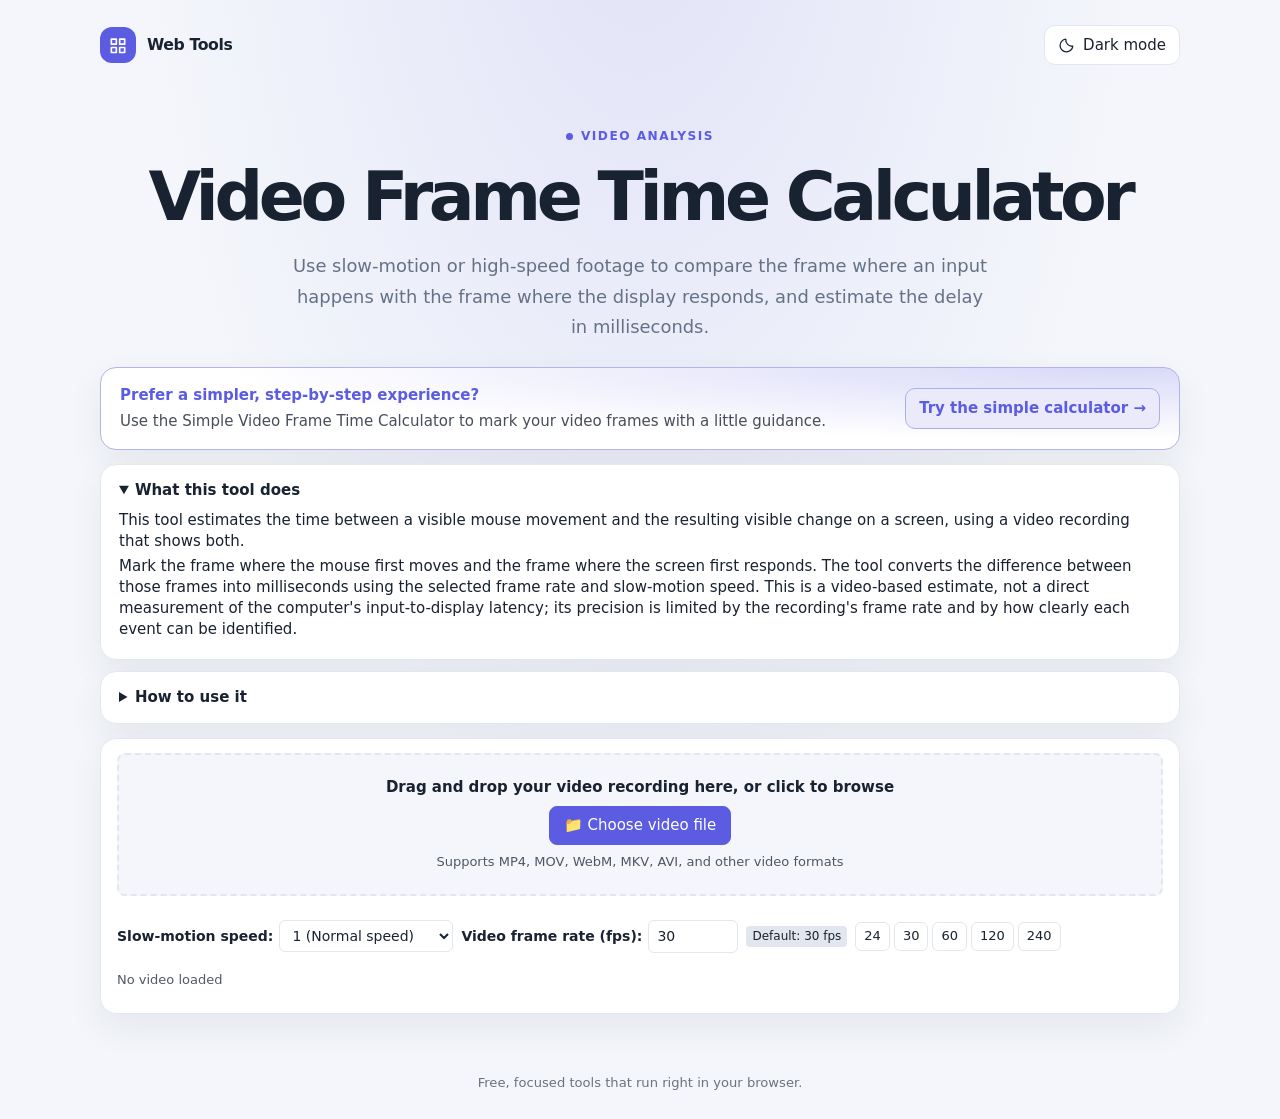
<file: tools/video-frame-time-calculator/index.html>
<!doctype html>
<html lang="en">

<head>
  <meta charset="utf-8">
  <meta name="viewport" content="width=device-width, initial-scale=1, viewport-fit=cover">
  <title>Video Frame Time Calculator</title>
  <link rel="stylesheet" href="../../assets/style.css">
  <script src="../../assets/tool-theme.js" defer></script>
  <style>
    :root {
      color-scheme: light;
      --bg: #f4f6fb;
      --fg: #182230;
      --panel: #fff;
      --line: #e2e7ef;
      --wave: #5b5ce2;
      --grid: #e2e7ef;
      --m-color: #f59e0b;
      --s-color: #ec4899;
      box-sizing: border-box;
      padding-top: env(safe-area-inset-top, 0px);
      padding-bottom: env(safe-area-inset-bottom, 0px);
    }

    @media (prefers-color-scheme: dark) {
      :root:not([data-theme="light"]) {
        color-scheme: dark;
        --bg: #11151d;
        --fg: #f0f3fa;
        --panel: #202735;
        --line: #303949;
        --wave: #a1a2ff;
        --grid: #303949;
      }
    }

    :root[data-theme="dark"] {
      color-scheme: dark;
      --bg: #11151d;
      --fg: #f0f3fa;
      --panel: #202735;
      --line: #303949;
      --wave: #a1a2ff;
      --grid: #303949;
    }

    * {
      box-sizing: border-box;
    }

    body {
      min-width: 320px;
      min-height: 100vh;
      margin: 0;
      padding: 0;
      max-width: none;
      background: radial-gradient(ellipse at 50% -18%, rgb(91 92 226 / 13%), transparent 55%), var(--bg);
      color: var(--fg);
      font: 15px/1.4 system-ui, -apple-system, "Segoe UI", Roboto, sans-serif;
      transition: background-color .25s ease, color .25s ease;
    }

    h1 {
      font-size: 18px;
      margin: 0 0 12px;
    }

    h2 {
      font-size: 15px;
      margin: 16px 0 4px;
    }

    p {
      margin: 4px 0;
    }

    ol {
      margin: 4px 0;
      padding-left: 22px;
    }

    .row {
      display: flex;
      flex-wrap: wrap;
      gap: 8px;
      align-items: center;
      margin: 10px 0;
    }

    .row-between {
      display: flex;
      flex-wrap: wrap;
      gap: 8px;
      justify-content: space-between;
      align-items: center;
      margin: 10px 0;
    }

    button {
      font: inherit;
      padding: 8px 14px;
      border-radius: 8px;
      border: 1px solid var(--line);
      background: var(--panel);
      color: var(--fg);
      cursor: pointer;
      display: inline-flex;
      align-items: center;
      justify-content: center;
      gap: 6px;
      user-select: none;
    }

    button:hover:not(:disabled) {
      filter: brightness(0.96);
    }

    button:disabled {
      opacity: .4;
      cursor: default;
    }

    .btn-primary {
      background: var(--wave);
      color: #fff;
      border-color: var(--wave);
    }

    .btn-move {
      background: rgba(245, 158, 11, 0.15);
      border-color: var(--m-color);
      color: var(--fg);
      font-weight: 600;
    }

    .btn-screen {
      background: rgba(236, 72, 153, 0.15);
      border-color: var(--s-color);
      color: var(--fg);
      font-weight: 600;
    }

    .btn-sm {
      padding: 4px 8px;
      font-size: 13px;
      border-radius: 6px;
    }

    input,
    select {
      font: inherit;
      padding: 6px 8px;
      border-radius: 6px;
      border: 1px solid var(--line);
      background: var(--panel);
      color: var(--fg);
    }

    input[type="number"] {
      width: 90px;
    }

    label {
      display: flex;
      gap: 6px;
      align-items: center;
      font-size: 14px;
    }

    details {
      margin: 8px 0;
    }

    summary {
      cursor: pointer;
      opacity: .85;
    }

    summary b {
      font-size: 15px;
    }

    .advanced-note {
      margin: 6px 0 6px 8px;
      padding-left: 10px;
      border-left: 2px solid var(--line);
      opacity: .75;
      font-size: .94em;
    }

    .sm {
      opacity: .75;
      font-variant-numeric: tabular-nums;
      font-size: 13px;
    }

    /* Upload & Controls Panel */
    .panel-box {
      background: var(--panel);
      border: 1px solid var(--line);
      border-radius: 10px;
      padding: 14px 16px;
      margin: 12px 0;
    }

    .dropzone {
      border: 2px dashed var(--line);
      border-radius: 8px;
      padding: 22px 16px;
      text-align: center;
      cursor: pointer;
      transition: border-color .15s, background .15s;
      background: var(--bg);
      display: flex;
      flex-direction: column;
      align-items: center;
      justify-content: center;
      gap: 8px;
    }

    .dropzone.dragover {
      border-color: var(--wave);
      background: rgba(29, 78, 216, 0.08);
    }

    /* Help Banner */
    #codec-help {
      display: none;
      background: rgba(239, 68, 68, 0.08);
      border: 1px solid rgba(239, 68, 68, 0.4);
      border-radius: 8px;
      padding: 12px 16px;
      margin: 12px 0;
      font-size: 14px;
    }

    /* Video Player Canvas Wrap */
    #wrap {
      width: 100%;
      min-height: 320px;
      height: 52vh;
      max-height: 600px;
      background: #000;
      border: 1px solid var(--line);
      border-radius: 10px;
      overflow: hidden;
      position: relative;
      display: flex;
      align-items: center;
      justify-content: center;
      user-select: none;
    }

    #video-cv {
      display: block;
      touch-action: none;
      cursor: grab;
    }

    #video-cv.grabbing {
      cursor: grabbing;
    }

    .video-overlay-info {
      position: absolute;
      top: 8px;
      left: 10px;
      background: rgba(0, 0, 0, 0.7);
      color: #fff;
      padding: 4px 8px;
      border-radius: 6px;
      font-size: 12px;
      font-variant-numeric: tabular-nums;
      pointer-events: none;
    }

    .video-zoom-badge {
      position: absolute;
      top: 8px;
      right: 10px;
      background: rgba(0, 0, 0, 0.7);
      color: #fff;
      padding: 4px 8px;
      border-radius: 6px;
      font-size: 12px;
      pointer-events: none;
    }

    /* Timeline Canvas */
    #timeline-wrap {
      background: var(--panel);
      border: 1px solid var(--line);
      border-radius: 10px;
      overflow: hidden;
      margin-top: 10px;
    }

    #cv {
      width: 100%;
      height: 110px;
      display: block;
      touch-action: none;
      cursor: crosshair;
    }

    #sb {
      position: relative;
      height: 16px;
      background: var(--grid);
      border-radius: 8px;
      margin-top: 8px;
      touch-action: none;
    }

    #th {
      position: absolute;
      top: 0;
      bottom: 0;
      background: var(--wave);
      border-radius: 8px;
      opacity: .8;
      min-width: 14px;
      cursor: grab;
    }

    /* Results */
    #res-card {
      margin-top: 16px;
      padding: 16px;
      background: var(--panel);
      border: 1px solid var(--line);
      border-radius: 10px;
    }

    #delta {
      font-size: 28px;
      font-weight: 700;
      font-variant-numeric: tabular-nums;
      color: var(--wave);
    }

    /* Side-by-side snapshots */
    .snapshots-grid {
      display: grid;
      grid-template-columns: 1fr 1fr;
      gap: 12px;
      margin: 14px 0 6px;
    }

    @media (max-width: 640px) {
      .snapshots-grid {
        grid-template-columns: 1fr;
      }
    }

    .snapshot-card {
      border: 1px solid var(--line);
      border-radius: 8px;
      padding: 10px;
      background: var(--bg);
    }

    .snapshot-card.move-card {
      border-color: var(--m-color);
    }

    .snapshot-card.screen-card {
      border-color: var(--s-color);
    }

    .snapshot-header {
      display: flex;
      justify-content: space-between;
      align-items: center;
      margin-bottom: 8px;
      font-weight: 600;
      font-size: 14px;
    }

    .badge {
      display: inline-block;
      padding: 2px 8px;
      border-radius: 4px;
      font-size: 12px;
      font-weight: 700;
      color: #000;
    }

    .badge-move {
      background: var(--m-color);
    }

    .badge-screen {
      background: var(--s-color);
      color: #fff;
    }

    .snapshot-preview-wrap {
      width: 100%;
      height: 150px;
      background: #000;
      border-radius: 6px;
      overflow: hidden;
      display: flex;
      align-items: center;
      justify-content: center;
      margin-bottom: 8px;
    }

    .snapshot-preview-canvas {
      max-width: 100%;
      max-height: 100%;
      object-fit: contain;
      display: block;
    }

    /* Table */
    table {
      width: 100%;
      border-collapse: collapse;
      font-variant-numeric: tabular-nums;
      margin-top: 10px;
    }

    th,
    td {
      padding: 6px 10px;
      border-bottom: 1px solid var(--line);
      text-align: left;
    }

    .badge-dot {
      display: inline-block;
      width: 10px;
      height: 10px;
      border-radius: 50%;
      margin-right: 6px;
    }

    .badge-dot-move {
      background: var(--m-color);
    }

    .badge-dot-screen {
      background: var(--s-color);
    }

    .status-badge {
      font-size: 12px;
      padding: 2px 6px;
      border-radius: 4px;
      background: var(--grid);
      font-weight: 500;
    }

    .tool-page {
      padding-bottom: 48px;
    }

    .tool-hero {
      padding: 35px 0 25px;
    }

    .tool-hero h1 {
      margin: 0;
      font-size: clamp(2.4rem, 6vw, 4.25rem);
      font-weight: 780;
      letter-spacing: -.065em;
      line-height: 1.06;
    }

    .tool-hero .hero-copy {
      max-width: 700px;
    }

    .simple-calculator-callout {
      display: flex;
      align-items: center;
      justify-content: space-between;
      gap: 18px;
      margin: 0 0 14px;
      padding: 17px 19px;
      overflow: hidden;
      border: 1px solid color-mix(in srgb, var(--wave) 36%, var(--line));
      border-radius: 16px;
      background:
        radial-gradient(ellipse at 95% 0%, color-mix(in srgb, var(--wave) 23%, transparent), transparent 62%),
        var(--panel);
      box-shadow: var(--shadow);
      animation: simple-calculator-glow 10s ease-in-out infinite alternate;
    }

    .simple-calculator-callout strong {
      color: var(--wave);
    }

    .simple-calculator-callout p {
      margin: 5px 0 0;
      color: var(--fg);
      opacity: .8;
    }

    .simple-calculator-callout a {
      flex: 0 0 auto;
      padding: 9px 13px;
      border: 1px solid color-mix(in srgb, var(--wave) 40%, var(--line));
      border-radius: 10px;
      background: color-mix(in srgb, var(--wave) 13%, var(--panel));
      color: var(--wave);
      font-weight: 700;
      text-decoration: none;
      transition: transform .2s ease, background .2s ease;
    }

    .simple-calculator-callout a:hover {
      transform: translateY(-2px);
      background: color-mix(in srgb, var(--wave) 20%, var(--panel));
    }

    @keyframes simple-calculator-glow {
      from { background-position: 0% 50%; }
      to { background-position: 100% 50%; }
    }

    .tool-guide {
      display: grid;
      grid-template-columns: 1fr;
      gap: 11px;
      margin-bottom: 14px;
    }

    .tool-guide details {
      min-width: 0;
      margin: 0;
      padding: 15px 18px;
      border: 1px solid var(--line);
      border-radius: 16px;
      background: var(--panel);
      box-shadow: var(--shadow);
      animation: rise-in .45s both;
    }

    .tool-guide summary {
      color: var(--fg);
      font-weight: 700;
      opacity: 1;
    }

    .tool-guide details[open] summary {
      margin-bottom: 9px;
    }

    .panel-box,
    #res-card {
      border-radius: 16px;
      box-shadow: var(--shadow);
    }

    .tool-controls {
      animation: rise-in .5s .08s both;
    }

    .site-footer {
      padding: 0 0 26px;
      color: color-mix(in srgb, var(--fg) 62%, transparent);
      font-size: .82rem;
      text-align: center;
    }

    :focus-visible {
      outline: 3px solid color-mix(in srgb, var(--wave) 55%, transparent);
      outline-offset: 3px;
    }

    @media (max-width: 700px) {
      .tool-hero {
        padding: 27px 0 19px;
      }

      .tool-guide {
        grid-template-columns: 1fr;
      }

      .tool-guide details {
        padding: 13px 14px;
      }

      .simple-calculator-callout {
        align-items: flex-start;
        flex-direction: column;
      }
    }
  </style>
</head>

<body>
  <header class="shell topbar">
    <a class="brand" href="../../index.html" aria-label="Back to Web Tools">
      <span class="brand-mark" aria-hidden="true">
        <svg viewBox="0 0 24 24" fill="none" stroke="currentColor" stroke-width="2" stroke-linecap="round" stroke-linejoin="round"><path d="M4 5h6v6H4zM14 5h6v6h-6zM4 15h6v6H4zM14 15h6v6h-6z"/></svg>
      </span>
      Web Tools
    </a>
    <button class="theme-toggle" id="theme-toggle" type="button" aria-label="Switch to dark mode">
      <svg id="theme-icon" viewBox="0 0 24 24" fill="none" stroke="currentColor" stroke-width="1.8" stroke-linecap="round" stroke-linejoin="round" aria-hidden="true"></svg>
      <span id="theme-label">Dark mode</span>
    </button>
  </header>
  <main class="shell tool-page">
    <section class="hero tool-hero" aria-labelledby="page-title">
      <p class="eyebrow">Video analysis</p>
      <h1 id="page-title">Video Frame Time Calculator</h1>
      <p class="hero-copy">Use slow-motion or high-speed footage to compare the frame where an input happens with the frame where the display responds, and estimate the delay in milliseconds.</p>
    </section>
    <aside class="simple-calculator-callout">
      <div>
        <strong>Prefer a simpler, step-by-step experience?</strong>
        <p>Use the Simple Video Frame Time Calculator to mark your video frames with a little guidance.</p>
      </div>
      <a href="../simple-video-frame-time-calculator/index.html">Try the simple calculator <span aria-hidden="true">→</span></a>
    </aside>
    <section class="tool-guide" aria-label="Tool instructions">
  <details open>
    <summary><b>What this tool does</b></summary>
    <p>This tool estimates the time between a visible mouse movement and the resulting visible change on a screen, using a
      video recording that shows both.</p>
    <p>Mark the frame where the mouse first moves and the frame where the screen first responds. The tool converts the
      difference between those frames into milliseconds using the selected frame rate and slow-motion speed. This is a
      video-based estimate, not a direct measurement of the computer's input-to-display latency; its precision is limited
      by the recording's frame rate and by how clearly each event can be identified.</p>
  </details>

  <details>
    <summary><b>How to use it</b></summary>
    <ol>
      <li>Record your test using a smartphone camera (regular or 120 / 240 fps slow motion) or high-speed camera, keeping both
        the mouse and the screen in the frame.</li>
      <li>Perform a fast mouse movement, click, or tap while watching the screen reaction.</li>
      <li>Drop the video file into the upload box below, or click <b>Choose video file</b>.</li>
      <li>The video's frame rate is <b>automatically extracted from the video file</b>. If needed, you can edit it directly.</li>
      <li>Set the <b>Slow-motion speed</b> (default <b>1</b> for normal speed, or select <b>1/2, 1/4, 1/8, 1/16, 1/32, 1/64</b>
        if your camera saved high-speed footage as slow motion).</li>
      <li>Step frame by frame using the buttons or keyboard arrow keys (<code>←</code> and <code>→</code>) to find the exact frame
        where the mouse moves. Click <b>📌 Set Move Event (Frame 1)</b>.</li>
      <li>Step forward to find the exact frame where the screen responds. Click <b>📌 Set Screen Change (Frame 2)</b>.</li>
      <li>The measured latency is calculated and displayed below in milliseconds.</li>
    </ol>
    <div class="advanced-note"><b>Shortcuts:</b> <code>←</code> / <code>→</code> = ±1 frame · <code>Shift + ←</code> / <code>Shift + →</code> = ±10 frames ·
      <code>Space</code> = Play / Pause · <code>1</code> or <code>M</code> = Set Move · <code>2</code> or <code>S</code> = Set Screen Change.
      Mouse wheel or 2-finger pinch zooms into video; drag with 1 finger/mouse to pan; double-tap to reset.
    </div>
  </details>
    </section>

  <!-- Video File Selection -->
    <section class="tool-controls" aria-label="Video latency calculator">
  <div class="panel-box">
    <input type="file" id="video-file-input" accept="video/*,.mp4,.m4v,.mov,.webm,.mkv,.avi,.wmv,.flv,.ts,.mts,.3gp" style="display: none;">
    <div class="dropzone" id="dropzone">
      <p style="font-weight: 600; margin: 0;">Drag and drop your video recording here, or click to browse</p>
      <button type="button" class="btn-primary" id="btn-browse">📁 Choose video file</button>
      <p class="sm" id="video-filename" style="margin: 0;">Supports MP4, MOV, WebM, MKV, AVI, and other video formats</p>
    </div>

    <!-- Codec / HEVC Help Message (Shown if browser lacks HEVC) -->
    <div id="codec-help">
      <b style="color: #ef4444; font-size: 15px;">⚠️ HEVC (H.265) Codec Notice:</b>
      <p style="margin: 6px 0;">This video is encoded in HEVC/H.265 (standard for Samsung Galaxy slow-motion). To play it in your browser:</p>
      <ul style="margin: 4px 0; padding-left: 20px; line-height: 1.6;">
        <li><b>Restart Google Chrome or Microsoft Edge:</b> The official Microsoft HEVC Extension is now installed on your system. If Chrome or Edge was already running, close and reopen your browser so it recognizes the newly installed hardware decoder.</li>
        <li><b>Do not use Firefox:</b> Firefox on Windows does not support HEVC hardware playback. Open this tool in Chrome or Edge.</li>
        <li><b>Record future videos in standard H.264 (optional):</b> On your Galaxy phone, open Camera $\rightarrow$ Settings $\rightarrow$ <i>Advanced video options</i> $\rightarrow$ Turn OFF <i>"High efficiency videos (HEVC)"</i>.</li>
      </ul>
    </div>

    <!-- Parameter Inputs -->
    <div class="row-between" style="margin-top: 14px;">
      <div class="row">
        <label>
          <b>Slow-motion speed:</b>
          <select id="slowmo">
            <option value="1" selected>1 (Normal speed)</option>
            <option value="1/2">1/2 (2x slow-mo)</option>
            <option value="1/4">1/4 (4x slow-mo)</option>
            <option value="1/8">1/8 (8x slow-mo)</option>
            <option value="1/16">1/16 (16x slow-mo)</option>
            <option value="1/32">1/32 (32x slow-mo)</option>
            <option value="1/64">1/64 (64x slow-mo)</option>
          </select>
        </label>

        <label>
          <b>Video frame rate (fps):</b>
          <input id="fps" type="number" value="30" min="0.001" step="any">
        </label>
        <span id="fps-badge" class="status-badge">Default: 30 fps</span>

        <div class="row" style="margin: 0; gap: 4px;">
          <button type="button" class="btn-sm" onclick="setFps(24)">24</button>
          <button type="button" class="btn-sm" onclick="setFps(30)">30</button>
          <button type="button" class="btn-sm" onclick="setFps(60)">60</button>
          <button type="button" class="btn-sm" onclick="setFps(120)">120</button>
          <button type="button" class="btn-sm" onclick="setFps(240)">240</button>
        </div>
      </div>
      <div class="sm" id="video-meta">No video loaded</div>
    </div>
  </div>

  <!-- Hidden in-DOM video element for reliable hardware decoding and event dispatching -->
  <video id="main-video" playsinline muted preload="auto" style="position: absolute; opacity: 0; pointer-events: none; width: 1px; height: 1px;"></video>

  <!-- Video Player and Canvas Area -->
  <div id="player-container" style="display: none;">
    <div class="row-between" style="margin-bottom: 6px;">
      <div class="row" style="margin: 0;">
        <button type="button" id="btn-first" title="First frame">|◀</button>
        <button type="button" id="btn-step-back-10" title="Back 10 frames">◀◀ -10</button>
        <button type="button" id="btn-step-back-1" title="Back 1 frame (Left Arrow)">◀ -1</button>
        <button type="button" class="btn-primary" id="btn-play" title="Play / Pause (Space)">▶ Play</button>
        <button type="button" id="btn-step-fwd-1" title="Forward 1 frame (Right Arrow)">+1 ▶</button>
        <button type="button" id="btn-step-fwd-10" title="Forward 10 frames">+10 ▶▶</button>
        <button type="button" id="btn-last" title="Last frame">▶|</button>
        <button type="button" id="btn-play-between" title="Loop between Move and Screen Change">▶ Play between markers</button>
      </div>

      <div class="row" style="margin: 0;">
        <label>Frame:
          <input type="number" id="frame-input" value="0" min="0" step="1" style="width: 76px;">
          / <span id="frame-total-display">0</span>
        </label>
        <span class="sm" id="time-display" style="min-width: 80px;">0.000 s</span>
      </div>
    </div>

    <!-- Video Canvas with Pan/Zoom -->
    <div id="wrap">
      <canvas id="video-cv"></canvas>
      <div class="video-overlay-info" id="video-overlay">Frame 0 · 0.000 s</div>
      <div class="video-zoom-badge" id="video-zoom-badge">100%</div>
    </div>

    <div class="row-between" style="margin-top: 6px;">
      <div class="row" style="margin: 0;">
        <button type="button" class="btn-move" id="btn-set-move">📌 Set Move Event (Frame 1)</button>
        <button type="button" class="btn-screen" id="btn-set-screen">📌 Set Screen Change (Frame 2)</button>
        <button type="button" id="btn-reset-markers" class="btn-sm">↺ Reset markers</button>
      </div>

      <div class="row" style="margin: 0;">
        <button type="button" class="btn-sm" id="btn-v-zoom-in">Zoom +</button>
        <button type="button" class="btn-sm" id="btn-v-zoom-out">Zoom −</button>
        <button type="button" class="btn-sm" id="btn-v-zoom-fit">Fit</button>
        <button type="button" class="btn-sm" id="btn-v-zoom-100">100%</button>
        <span class="sm">Wheel or pinch = zoom · drag = pan · double-tap/click = reset</span>
      </div>
    </div>

    <!-- Timeline & Scrubber -->
    <div id="timeline-wrap">
      <canvas id="cv"></canvas>
    </div>
    <div id="sb">
      <div id="th"></div>
    </div>
    <div class="row-between" style="margin-top: 4px;">
      <div class="row" style="margin: 0;">
        <button type="button" class="btn-sm" id="btn-t-zoom-in">Timeline Zoom +</button>
        <button type="button" class="btn-sm" id="btn-t-zoom-out">Timeline Zoom −</button>
        <button type="button" class="btn-sm" id="btn-t-fit">Fit all</button>
      </div>
      <span class="sm">Yellow marker = Move (M) · Pink marker = Screen Change (S) · Drag markers or click timeline to seek</span>
    </div>

    <!-- Calculated Result Panel -->
    <div id="res-card">
      <div class="row-between">
        <div>
          <span style="font-size: 14px; opacity: .8; display: block;">Measured Latency</span>
          <span id="delta">0.000 ms</span>
        </div>
        <div style="text-align: right;">
          <span class="sm" id="info">Set both Move Event and Screen Change frames to measure latency.</span>
        </div>
      </div>

      <!-- Side-by-Side Comparison of Selected Frames -->
      <div class="snapshots-grid">
        <div class="snapshot-card move-card">
          <div class="snapshot-header">
            <span><span class="badge badge-move">M</span> Frame 1: Mouse Move</span>
            <span class="sm" id="m-frame-text">Not set</span>
          </div>
          <div class="snapshot-preview-wrap">
            <canvas class="snapshot-preview-canvas" id="m-preview-cv" width="320" height="180"></canvas>
          </div>
          <div class="row" style="margin: 0; justify-content: space-between;">
            <button type="button" class="btn-sm" id="btn-goto-m" disabled>Go to frame</button>
            <div class="row" style="margin: 0; gap: 4px;">
              <button type="button" class="btn-sm" id="btn-m-prev" disabled>◀ -1</button>
              <button type="button" class="btn-sm" id="btn-m-next" disabled>+1 ▶</button>
            </div>
          </div>
        </div>

        <div class="snapshot-card screen-card">
          <div class="snapshot-header">
            <span><span class="badge badge-screen">S</span> Frame 2: Screen Change</span>
            <span class="sm" id="s-frame-text">Not set</span>
          </div>
          <div class="snapshot-preview-wrap">
            <canvas class="snapshot-preview-canvas" id="s-preview-cv" width="320" height="180"></canvas>
          </div>
          <div class="row" style="margin: 0; justify-content: space-between;">
            <button type="button" class="btn-sm" id="btn-goto-s" disabled>Go to frame</button>
            <div class="row" style="margin: 0; gap: 4px;">
              <button type="button" class="btn-sm" id="btn-s-prev" disabled>◀ -1</button>
              <button type="button" class="btn-sm" id="btn-s-next" disabled>+1 ▶</button>
            </div>
          </div>
        </div>
      </div>

      <!-- Events Table -->
      <table>
        <thead>
          <tr>
            <th>Event</th>
            <th>Frame Number</th>
            <th>Video Timestamp</th>
            <th>Real Time</th>
            <th>Difference</th>
          </tr>
        </thead>
        <tbody id="events-tbody">
          <tr>
            <td><span class="badge-dot badge-dot-move"></span>Move Event (M)</td>
            <td id="tbl-m-frame">—</td>
            <td id="tbl-m-vtime">—</td>
            <td id="tbl-m-rtime">—</td>
            <td rowspan="2" id="tbl-diff" style="vertical-align: middle; font-weight: 700;">—</td>
          </tr>
          <tr>
            <td><span class="badge-dot badge-dot-screen"></span>Screen Change (S)</td>
            <td id="tbl-s-frame">—</td>
            <td id="tbl-s-vtime">—</td>
            <td id="tbl-s-rtime">—</td>
          </tr>
        </tbody>
      </table>
    </div>
  </div>
    </section>
  </main>
  <footer class="shell site-footer">Free, focused tools that run right in your browser.</footer>

  <script>
    const $ = id => document.getElementById(id);
    const clamp = (val, min, max) => Math.min(max, Math.max(min, val));

    // Convert the slow-motion selector's values (such as "1/8") to a number.
    // Invalid or non-positive values fall back to normal speed.
    function parseFraction(val) {
      if (typeof val !== 'string') val = String(val);
      val = val.trim();
      const parts = val.split('/');
      if (parts.length === 2) {
        const num = parseFloat(parts[0]);
        const den = parseFloat(parts[1]);
        if (den !== 0 && !isNaN(num) && !isNaN(den)) return num / den;
      }
      const num = parseFloat(val);
      return isNaN(num) || num <= 0 ? 1 : num;
    }

    // The hidden video element handles decoding; canvases display the video,
    // timeline, and saved marker previews.
    const video = $('main-video');
    const dropzone = $('dropzone');
    const fileInput = $('video-file-input');
    const videoCv = $('video-cv');
    const vg = videoCv.getContext('2d');
    const cv = $('cv');
    const tg = cv.getContext('2d');
    const sb = $('sb');
    const th = $('th');
    const mPrevCv = $('m-preview-cv');
    const mg = mPrevCv.getContext('2d');
    const sPrevCv = $('s-preview-cv');
    const sg = sPrevCv.getContext('2d');

    // Frame indexes are zero-based. A null marker means the user has not set it.
    let videoLoaded = false;
    let videoDuration = 0;
    let totalFrames = 0;
    let currentFrame = 0;

    let moveFrame = null;
    let screenFrame = null;

    let playing = false;
    let playingBetween = false;
    let animFrameId = null;

    // Video viewer zoom and pan are stored separately from the video's frame state.
    let vZoom = 1;
    let vPanX = 0;
    let vPanY = 0;
    let vDragging = false;
    let vLastX = 0;
    let vLastY = 0;

    // Timeline viewport (in frames)
    let tVs = 0;
    let tVn = 100;
    let tDrag = null;

    /* ---------- Native Video Metadata & FPS Extraction ---------- */

    // Parse MP4 / MOV ISO BMFF container to extract exact video timescale, sample delta, and Samsung slowmo tags
    async function extractMp4Details(file) {
      try {
        const fileSize = file.size;
        let offset = 0;
        let moovBuf = null;

        // Traverse top-level boxes
        while (offset + 8 <= fileSize) {
          const headerBlob = file.slice(offset, offset + 16);
          const headerBuf = await headerBlob.arrayBuffer();
          if (headerBuf.byteLength < 8) break;

          const view = new DataView(headerBuf);
          let size = view.getUint32(0);
          const type = String.fromCharCode(
            view.getUint8(4), view.getUint8(5), view.getUint8(6), view.getUint8(7)
          );

          let headerSize = 8;
          if (size === 1) {
            if (headerBuf.byteLength < 16) break;
            size = Number(view.getBigUint64(8));
            headerSize = 16;
          } else if (size === 0) {
            size = fileSize - offset;
          }

          if (type === 'moov') {
            const readSize = Math.min(size, 20 * 1024 * 1024);
            const moovBlob = file.slice(offset, offset + readSize);
            moovBuf = await moovBlob.arrayBuffer();
            break;
          }

          if (size <= 0) break;
          offset += size;
        }

        if (!moovBuf) {
          // If moov was not found sequentially, scan the last 4MB
          const tailSize = Math.min(fileSize, 4 * 1024 * 1024);
          const tailBlob = file.slice(fileSize - tailSize, fileSize);
          const tailBuf = await tailBlob.arrayBuffer();
          const tailView = new DataView(tailBuf);
          for (let i = 0; i < tailBuf.byteLength - 8; i++) {
            if (tailView.getUint8(i + 4) === 109 && // 'm'
                tailView.getUint8(i + 5) === 111 && // 'o'
                tailView.getUint8(i + 6) === 111 && // 'o'
                tailView.getUint8(i + 7) === 118) { // 'v'
              moovBuf = tailBuf.slice(i);
              break;
            }
          }
        }

        if (!moovBuf) return null;

        const view = new DataView(moovBuf);
        function getBoxes(start, end) {
          const boxes = [];
          let p = start;
          while (p + 8 <= end) {
            let sz = view.getUint32(p);
            const tp = String.fromCharCode(view.getUint8(p+4), view.getUint8(p+5), view.getUint8(p+6), view.getUint8(p+7));
            let hs = 8;
            if (sz === 1) {
              if (p + 16 > end) break;
              sz = Number(view.getBigUint64(p + 8));
              hs = 16;
            } else if (sz === 0) {
              sz = end - p;
            }
            if (sz < hs || p + sz > end) break;
            boxes.push({ type: tp, start: p + hs, end: p + sz, size: sz });
            p += sz;
          }
          return boxes;
        }

        const topBoxes = getBoxes(8, moovBuf.byteLength);
        const traks = topBoxes.filter(b => b.type === 'trak');

        for (const trak of traks) {
          const trakChildren = getBoxes(trak.start, trak.end);
          const mdia = trakChildren.find(b => b.type === 'mdia');
          if (!mdia) continue;

          const mdiaChildren = getBoxes(mdia.start, mdia.end);
          const hdlr = mdiaChildren.find(b => b.type === 'hdlr');
          if (!hdlr || hdlr.start + 12 > hdlr.end) continue;

          // Check if video handler ('vide')
          const handlerType = String.fromCharCode(
            view.getUint8(hdlr.start + 8),
            view.getUint8(hdlr.start + 9),
            view.getUint8(hdlr.start + 10),
            view.getUint8(hdlr.start + 11)
          );
          if (handlerType !== 'vide') continue;

          // Get timescale from mdhd
          const mdhd = mdiaChildren.find(b => b.type === 'mdhd');
          if (!mdhd) continue;
          const mdhdVer = view.getUint8(mdhd.start);
          const timescale = mdhdVer === 1
            ? view.getUint32(mdhd.start + 20)
            : view.getUint32(mdhd.start + 12);

          // Get stts & stsz from minf -> stbl
          const minf = mdiaChildren.find(b => b.type === 'minf');
          if (!minf) continue;
          const minfChildren = getBoxes(minf.start, minf.end);
          const stbl = minfChildren.find(b => b.type === 'stbl');
          if (!stbl) continue;
          const stblChildren = getBoxes(stbl.start, stbl.end);

          const stts = stblChildren.find(b => b.type === 'stts');
          const stsz = stblChildren.find(b => b.type === 'stsz');

          let exactFrames = 0;
          if (stsz && stsz.start + 8 <= stsz.end) {
            exactFrames = view.getUint32(stsz.start + 8);
          }

          if (stts && stts.start + 8 <= stts.end && timescale > 0) {
            const entryCount = view.getUint32(stts.start + 4);
            const deltaFreq = {};
            let totalCount = 0;
            let totalDuration = 0;

            for (let i = 0; i < entryCount && stts.start + 8 + (i + 1) * 8 <= stts.end; i++) {
              const count = view.getUint32(stts.start + 8 + i * 8);
              const delta = view.getUint32(stts.start + 8 + i * 8 + 4);
              deltaFreq[delta] = (deltaFreq[delta] || 0) + count;
              totalCount += count;
              totalDuration += count * delta;
            }

            // Use the most common sample duration as the frame cadence. This
            // avoids timestamp outliers (for example, an initial preroll frame).
            let dominantDelta = 0;
            let maxFreq = 0;
            for (const [deltaStr, count] of Object.entries(deltaFreq)) {
              const d = Number(deltaStr);
              if (count > maxFreq) {
                maxFreq = count;
                dominantDelta = d;
              }
            }

            let calculatedFps = 30;
            if (dominantDelta > 0) {
              calculatedFps = cleanFps(timescale / dominantDelta);
            } else if (totalCount > 0 && totalDuration > 0) {
              calculatedFps = cleanFps((totalCount * timescale) / totalDuration);
            }

            // Samsung slow-motion tags describe the capture-to-playback ratio,
            // which is used by the latency calculation below.
            let detectedSlowmo = null;
            try {
              const tailSize = Math.min(fileSize, 64 * 1024);
              const tailBlob = file.slice(fileSize - tailSize, fileSize);
              const tailBuf = await tailBlob.arrayBuffer();
              const tailText = new TextDecoder().decode(tailBuf);
              const speedMatch = tailText.match(/"SPEED"\s*:\s*(\d+)/i) || tailText.match(/SlowMotion_Data\d+:\d+:(\d+)/i);
              if (speedMatch) {
                const speedFactor = parseInt(speedMatch[1]);
                if (speedFactor === 2) detectedSlowmo = '1/2';
                else if (speedFactor === 4) detectedSlowmo = '1/4';
                else if (speedFactor === 8) detectedSlowmo = '1/8';
                else if (speedFactor === 16) detectedSlowmo = '1/16';
                else if (speedFactor === 32) detectedSlowmo = '1/32';
                else if (speedFactor === 64) detectedSlowmo = '1/64';
              }
            } catch (_) {}

            return {
              fps: calculatedFps,
              totalFrames: exactFrames || totalCount,
              timescale,
              slowmo: detectedSlowmo
            };
          }
        }
      } catch (err) {
        console.warn('MP4 details parse warning:', err);
      }
      return null;
    }

    // WebM stores the default frame duration in nanoseconds; invert it to get fps.
    async function extractWebmDetails(file) {
      try {
        const headerBlob = file.slice(0, Math.min(file.size, 2 * 1024 * 1024));
        const buf = await headerBlob.arrayBuffer();
        const u8 = new Uint8Array(buf);
        for (let i = 0; i < u8.length - 8; i++) {
          if (u8[i] === 0x23 && u8[i+1] === 0xE3 && u8[i+2] === 0x83) {
            const len = u8[i+3] & 0x0F;
            let ns = 0;
            for (let j = 0; j < len; j++) {
              ns = (ns * 256) + u8[i + 4 + j];
            }
            if (ns > 0) {
              const fps = 1000000000 / ns;
              if (fps >= 1 && fps <= 1000) {
                return { fps: cleanFps(fps) };
              }
            }
          }
        }
      } catch (err) {
        console.warn('WebM parse warning:', err);
      }
      return null;
    }

    function cleanFps(fps) {
      if (Math.abs(fps - 29.97) < 0.05) return 29.97;
      if (Math.abs(fps - 59.94) < 0.05) return 59.94;
      if (Math.abs(fps - 23.976) < 0.05) return 23.976;
      if (Math.abs(fps - Math.round(fps)) < 0.05) return Math.round(fps);
      return Math.round(fps * 1000) / 1000;
    }

    function getFpsFromCaptureStream(videoEl) {
      try {
        if (typeof videoEl.captureStream === 'function') {
          const stream = videoEl.captureStream();
          const tracks = stream.getVideoTracks();
          if (tracks.length > 0) {
            const settings = tracks[0].getSettings();
            if (settings && settings.frameRate && settings.frameRate > 0) {
              return cleanFps(settings.frameRate);
            }
          }
        }
      } catch (_) {}
      return null;
    }

    /* ---------- FPS Inputs & Customization ---------- */
    function setFps(val) {
      $('fps').value = val;
      $('fps-badge').textContent = `User set: ${val} fps`;
      $('fps-badge').style.color = 'var(--fg)';
      onFpsChange();
    }

    function onFpsChange() {
      if (!videoLoaded) return;
      const fps = parseFloat($('fps').value) || 30;
      totalFrames = Math.max(1, Math.round(videoDuration * fps));
      $('frame-total-display').textContent = totalFrames - 1;
      $('frame-input').max = totalFrames - 1;
      currentFrame = clamp(Math.round(video.currentTime * fps), 0, totalFrames - 1);
      $('frame-input').value = currentFrame;
      tVn = Math.min(tVn, totalFrames);
      updateTimelineView();
      calcLatency();
    }

    $('fps').addEventListener('input', () => {
      const val = $('fps').value;
      $('fps-badge').textContent = `User set: ${val} fps`;
      $('fps-badge').style.color = 'var(--fg)';
      onFpsChange();
    });

    $('slowmo').addEventListener('change', calcLatency);

    /* ---------- File Selection & Video Loading ---------- */
    $('btn-browse').onclick = e => {
      e.stopPropagation();
      fileInput.value = '';
      fileInput.click();
    };

    dropzone.onclick = e => {
      if (e.target !== $('btn-browse')) {
        fileInput.value = '';
        fileInput.click();
      }
    };

    dropzone.addEventListener('dragover', e => {
      e.preventDefault();
      dropzone.classList.add('dragover');
    });

    dropzone.addEventListener('dragleave', () => dropzone.classList.remove('dragover'));

    dropzone.addEventListener('drop', e => {
      e.preventDefault();
      dropzone.classList.remove('dragover');
      if (e.dataTransfer.files && e.dataTransfer.files.length) {
        processSelectedFile(e.dataTransfer.files[0]);
      }
    });

    fileInput.addEventListener('change', () => {
      if (fileInput.files && fileInput.files.length) {
        processSelectedFile(fileInput.files[0]);
      }
    });

    async function processSelectedFile(file) {
      if (!file) return;

      $('codec-help').style.display = 'none';
      $('video-filename').textContent = `Loading ${file.name} (${(file.size / (1024 * 1024)).toFixed(1)} MB)...`;
      $('video-meta').textContent = 'Extracting video metadata and frame rate...';

      // Read container metadata before loading the video so its frame rate and
      // optional slow-motion ratio are ready when playback metadata arrives.
      let detectedDetails = await extractMp4Details(file);
      if (!detectedDetails) {
        detectedDetails = await extractWebmDetails(file);
      }

      // Let the browser decode the selected file and dispatch its media events.
      video.pause();
      playing = false;
      playingBetween = false;
      if (animFrameId) cancelAnimationFrame(animFrameId);
      updatePlayButton();

      const blobUrl = URL.createObjectURL(file);
      video.src = blobUrl;
      video.load();

      video._detectedDetails = detectedDetails;
      video._fileName = file.name;
    }

    // Video error handling
    video.addEventListener('error', () => {
      const err = video.error;
      let errMsg = 'Could not load video.';
      let isHevc = false;
      if (err) {
        if (err.code === 4) {
          errMsg = 'Video codec is not supported by current browser (e.g. HEVC/H.265).';
          isHevc = true;
        } else if (err.code === 3) errMsg = 'Video decode error.';
        else if (err.code === 2) errMsg = 'Video file read error.';
      }
      $('video-meta').innerHTML = `<span style="color: #ef4444; font-weight: 600;">⚠️ ${errMsg}</span>`;
      if (isHevc) {
        $('codec-help').style.display = 'block';
      }
    });

    // When video metadata is available
    let initialized = false;
    video.addEventListener('loadedmetadata', initVideoPlayer);
    video.addEventListener('canplay', () => {
      if (!initialized && video.videoWidth > 0) initVideoPlayer();
    });

    async function initVideoPlayer() {
      if (initialized && videoDuration > 0 && video.videoWidth > 0) return;

      videoLoaded = true;
      initialized = true;

      // Some formats report an unknown duration until the media is seeked.
      videoDuration = video.duration;
      if (!Number.isFinite(videoDuration) || videoDuration <= 0) {
        video.currentTime = 1e7;
        await new Promise(resolve => {
          video.onseeked = () => {
            videoDuration = video.duration || video.currentTime || 1;
            video.currentTime = 0;
            video.onseeked = null;
            resolve();
          };
        });
      }

      // Prefer exact container metadata, then a captured-stream estimate, and
      // finally the UI's normal-speed default.
      let fps = 30;
      let sourceTag = 'Default: 30 fps';

      if (video._detectedDetails && video._detectedDetails.fps > 0) {
        fps = video._detectedDetails.fps;
        sourceTag = `Auto-detected from video details: ${fps} fps`;
      } else {
        const streamFps = getFpsFromCaptureStream(video);
        if (streamFps && streamFps > 0) {
          fps = streamFps;
          sourceTag = `Auto-detected from stream: ${fps} fps`;
        }
      }

      $('fps').value = fps;
      $('fps-badge').textContent = sourceTag;
      $('fps-badge').style.color = 'var(--wave)';

      if (video._detectedDetails && video._detectedDetails.slowmo) {
        $('slowmo').value = video._detectedDetails.slowmo;
      }

      // Container sample counts are more precise than duration × fps when
      // available; otherwise estimate the count from the reported duration.
      if (video._detectedDetails && video._detectedDetails.totalFrames > 0) {
        totalFrames = video._detectedDetails.totalFrames;
      } else {
        totalFrames = Math.max(1, Math.round(videoDuration * fps));
      }

      $('video-filename').textContent = `${video._fileName || 'Video'} (${video.videoWidth}×${video.videoHeight})`;
      $('video-meta').textContent = `${video.videoWidth}×${video.videoHeight} · ${videoDuration.toFixed(2)}s · ${fps} fps · ${totalFrames} frames`;
      $('frame-total-display').textContent = totalFrames - 1;
      $('frame-input').max = totalFrames - 1;

      // Reset markers
      moveFrame = null;
      screenFrame = null;
      currentFrame = 0;
      resetPreviewCards();

      tVs = 0;
      tVn = totalFrames;

      $('player-container').style.display = 'block';

      requestAnimationFrame(() => {
        fitVideoZoom();
        seekToFrame(0);
        calcLatency();
        drawTimeline();
      });
    }

    /* ---------- Video Canvas Rendering, Zoom & Pan ---------- */
    function renderVideo() {
      if (!videoLoaded || !video.videoWidth) return;

      const wrap = $('wrap');
      const wrapWidth = wrap.clientWidth || 800;
      const wrapHeight = wrap.clientHeight || 450;

      const scale = window.devicePixelRatio || 1;
      videoCv.width = Math.round(wrapWidth * scale);
      videoCv.height = Math.round(wrapHeight * scale);
      videoCv.style.width = wrapWidth + 'px';
      videoCv.style.height = wrapHeight + 'px';

      vg.setTransform(scale, 0, 0, scale, 0, 0);
      vg.fillStyle = '#000';
      vg.fillRect(0, 0, wrapWidth, wrapHeight);

      // Fit the source inside the canvas first, then apply the user's zoom and pan.
      const videoRatio = video.videoWidth / video.videoHeight;
      const wrapRatio = wrapWidth / wrapHeight;
      let baseW, baseH;
      if (videoRatio > wrapRatio) {
        baseW = wrapWidth;
        baseH = wrapWidth / videoRatio;
      } else {
        baseH = wrapHeight;
        baseW = wrapHeight * videoRatio;
      }

      const drawW = baseW * vZoom;
      const drawH = baseH * vZoom;
      const drawX = (wrapWidth - drawW) / 2 + vPanX;
      const drawY = (wrapHeight - drawH) / 2 + vPanY;

      vg.drawImage(video, drawX, drawY, drawW, drawH);

      $('video-zoom-badge').textContent = Math.round(vZoom * 100) + '%';
      $('video-overlay').textContent = `Frame ${currentFrame} / ${totalFrames - 1} · ${video.currentTime.toFixed(3)} s`;
    }

    function fitVideoZoom() {
      vZoom = 1;
      vPanX = 0;
      vPanY = 0;
      renderVideo();
    }

    $('btn-v-zoom-in').onclick = () => {
      vZoom = clamp(vZoom * 1.25, 0.25, 10);
      renderVideo();
    };
    $('btn-v-zoom-out').onclick = () => {
      vZoom = clamp(vZoom * 0.8, 0.25, 10);
      renderVideo();
    };
    $('btn-v-zoom-fit').onclick = fitVideoZoom;
    $('btn-v-zoom-100').onclick = () => {
      vZoom = 1;
      vPanX = 0;
      vPanY = 0;
      renderVideo();
    };

    videoCv.addEventListener('wheel', e => {
      e.preventDefault();
      const rect = videoCv.getBoundingClientRect();
      const mouseX = e.clientX - rect.left - rect.width / 2;
      const mouseY = e.clientY - rect.top - rect.height / 2;

      const factor = e.deltaY < 0 ? 1.15 : 0.87;
      const targetZoom = clamp(vZoom * factor, 0.25, 10);
      const zoomRatio = targetZoom / vZoom;

      vPanX = mouseX - (mouseX - vPanX) * zoomRatio;
      vPanY = mouseY - (mouseY - vPanY) * zoomRatio;
      vZoom = targetZoom;

      renderVideo();
    }, { passive: false });

    /* ---------- Touch (Mobile) Pinch-to-Zoom & Pan ---------- */
    let touchMode = 'none'; // 'none' | 'pan' | 'pinch'
    let startDist = 0;
    let startZoom = 1;
    let touchStartMidX = 0;
    let touchStartMidY = 0;
    let touchStartPanX = 0;
    let touchStartPanY = 0;
    let lastTouchX = 0;
    let lastTouchY = 0;
    let lastTapTime = 0;

    function getTouchDist(t1, t2) {
      return Math.hypot(t1.clientX - t2.clientX, t1.clientY - t2.clientY);
    }

    function getTouchMidpoint(t1, t2, rect) {
      return {
        x: (t1.clientX + t2.clientX) / 2 - rect.left - rect.width / 2,
        y: (t1.clientY + t2.clientY) / 2 - rect.top - rect.height / 2
      };
    }

    videoCv.addEventListener('touchstart', e => {
      if (e.touches.length === 1) {
        touchMode = 'pan';
        lastTouchX = e.touches[0].clientX;
        lastTouchY = e.touches[0].clientY;
      } else if (e.touches.length === 2) {
        touchMode = 'pinch';
        const rect = videoCv.getBoundingClientRect();
        startDist = getTouchDist(e.touches[0], e.touches[1]);
        startZoom = vZoom;
        const mid = getTouchMidpoint(e.touches[0], e.touches[1], rect);
        touchStartMidX = mid.x;
        touchStartMidY = mid.y;
        touchStartPanX = vPanX;
        touchStartPanY = vPanY;
      }
    }, { passive: false });

    videoCv.addEventListener('touchmove', e => {
      if (touchMode === 'none') return;
      e.preventDefault(); // Prevent page scrolling during video canvas gestures

      if (touchMode === 'pan' && e.touches.length === 1) {
        const dx = e.touches[0].clientX - lastTouchX;
        const dy = e.touches[0].clientY - lastTouchY;
        vPanX += dx;
        vPanY += dy;
        lastTouchX = e.touches[0].clientX;
        lastTouchY = e.touches[0].clientY;
        renderVideo();
      } else if (e.touches.length === 2) {
        touchMode = 'pinch';
        const rect = videoCv.getBoundingClientRect();
        const currentDist = getTouchDist(e.touches[0], e.touches[1]);
        if (startDist > 0) {
          const scale = currentDist / startDist;
          const targetZoom = clamp(startZoom * scale, 0.25, 10);
          const mid = getTouchMidpoint(e.touches[0], e.touches[1], rect);

          const pX = (touchStartMidX - touchStartPanX) / startZoom;
          const pY = (touchStartMidY - touchStartPanY) / startZoom;

          vZoom = targetZoom;
          vPanX = mid.x - pX * targetZoom;
          vPanY = mid.y - pY * targetZoom;

          renderVideo();
        }
      }
    }, { passive: false });

    videoCv.addEventListener('touchend', e => {
      if (e.touches.length === 1) {
        touchMode = 'pan';
        lastTouchX = e.touches[0].clientX;
        lastTouchY = e.touches[0].clientY;
      } else if (e.touches.length === 0) {
        // Quick double tap to fit / reset zoom
        const now = Date.now();
        if (now - lastTapTime < 300) {
          fitVideoZoom();
        }
        lastTapTime = now;
        touchMode = 'none';
      }
    });

    videoCv.addEventListener('touchcancel', () => {
      touchMode = 'none';
    });

    /* ---------- Mouse (PC) Drag to Pan ---------- */
    videoCv.addEventListener('pointerdown', e => {
      if (e.pointerType === 'touch') return; // Handled by touch listeners
      vDragging = true;
      videoCv.classList.add('grabbing');
      videoCv.setPointerCapture(e.pointerId);
      vLastX = e.clientX;
      vLastY = e.clientY;
    });

    videoCv.addEventListener('pointermove', e => {
      if (e.pointerType === 'touch') return;
      if (!vDragging) return;
      vPanX += e.clientX - vLastX;
      vPanY += e.clientY - vLastY;
      vLastX = e.clientX;
      vLastY = e.clientY;
      renderVideo();
    });

    const endVideoDrag = e => {
      if (e && e.pointerType === 'touch') return;
      vDragging = false;
      videoCv.classList.remove('grabbing');
    };
    videoCv.addEventListener('pointerup', endVideoDrag);
    videoCv.addEventListener('pointercancel', endVideoDrag);
    videoCv.addEventListener('dblclick', fitVideoZoom);

    /* ---------- Frame Navigation & Seeking ---------- */
    function seekToFrame(frameIndex) {
      if (!videoLoaded) return;
      const fps = parseFloat($('fps').value) || 30;
      currentFrame = clamp(frameIndex, 0, totalFrames - 1);
      // Seek to the middle of the chosen frame so the browser decodes that
      // frame rather than landing on the boundary with the previous frame.
      const targetTime = clamp((currentFrame + 0.5) / fps, 0, videoDuration);
      video.currentTime = targetTime;
      updateFrameUI();
      renderVideo();
    }

    function stepFrames(delta) {
      if (playing) pause();
      seekToFrame(currentFrame + delta);
    }

    $('btn-first').onclick = () => stepFrames(-Infinity);
    $('btn-step-back-10').onclick = () => stepFrames(-10);
    $('btn-step-back-1').onclick = () => stepFrames(-1);
    $('btn-step-fwd-1').onclick = () => stepFrames(1);
    $('btn-step-fwd-10').onclick = () => stepFrames(10);
    $('btn-last').onclick = () => stepFrames(Infinity);

    $('frame-input').addEventListener('change', e => {
      seekToFrame(parseInt(e.target.value) || 0);
    });

    function updateFrameUI() {
      $('frame-input').value = currentFrame;
      $('time-display').textContent = video.currentTime.toFixed(3) + ' s';
      drawTimeline();
    }

    video.addEventListener('seeked', () => {
      const fps = parseFloat($('fps').value) || 30;
      currentFrame = clamp(Math.floor(video.currentTime * fps), 0, totalFrames - 1);
      renderVideo();
      updateFrameUI();
    });

    /* ---------- Playback Loop ---------- */
    function updatePlayButton() {
      $('btn-play').textContent = playing ? '⏸ Pause' : '▶ Play';
      $('btn-play-between').textContent = playingBetween ? '■ Stop playback' : '▶ Play between markers';
    }

    function play() {
      if (!videoLoaded) return;
      playing = true;
      playingBetween = false;
      updatePlayButton();
      video.play();
      animLoop();
    }

    function pause() {
      playing = false;
      playingBetween = false;
      video.pause();
      if (animFrameId) cancelAnimationFrame(animFrameId);
      updatePlayButton();
      renderVideo();
      updateFrameUI();
    }

    $('btn-play').onclick = () => {
      if (playing) pause();
      else play();
    };

    $('btn-play-between').onclick = () => {
      if (playingBetween) {
        pause();
        return;
      }
      if (moveFrame === null || screenFrame === null) {
        alert('Please set both Move Event and Screen Change markers first.');
        return;
      }
      const fps = parseFloat($('fps').value) || 30;
      const startF = Math.min(moveFrame, screenFrame);
      const endF = Math.max(moveFrame, screenFrame);
      seekToFrame(startF);

      playing = false;
      playingBetween = true;
      updatePlayButton();
      video.play();
      animLoop();
    };

    function animLoop() {
      if (!playing && !playingBetween) return;

      const fps = parseFloat($('fps').value) || 30;
      currentFrame = clamp(Math.floor(video.currentTime * fps), 0, totalFrames - 1);

      if (playingBetween) {
        const startF = Math.min(moveFrame, screenFrame);
        const endF = Math.max(moveFrame, screenFrame);
        // Include the complete end frame before looping to the first marker.
        const endTime = (endF + 1) / fps;
        if (video.currentTime >= endTime || video.ended) {
          seekToFrame(startF);
          video.play();
        }
      }

      renderVideo();
      updateFrameUI();

      if (!video.paused && !video.ended) {
        animFrameId = requestAnimationFrame(animLoop);
      } else if (video.ended) {
        pause();
      }
    }

    /* ---------- Keyboard Shortcuts ---------- */
    window.addEventListener('keydown', e => {
      if (['INPUT', 'SELECT', 'TEXTAREA'].includes(document.activeElement.tagName)) return;

      if (e.key === 'ArrowLeft') {
        e.preventDefault();
        stepFrames(e.shiftKey ? -10 : -1);
      } else if (e.key === 'ArrowRight') {
        e.preventDefault();
        stepFrames(e.shiftKey ? 10 : 1);
      } else if (e.key === ' ' || e.code === 'Space') {
        e.preventDefault();
        if (playing || playingBetween) pause();
        else play();
      } else if (e.key === '1' || e.key === 'm' || e.key === 'M') {
        e.preventDefault();
        setMoveEvent();
      } else if (e.key === '2' || e.key === 's' || e.key === 'S') {
        e.preventDefault();
        setScreenChange();
      }
    });

    /* ---------- Event Markers (Move & Screen Change) ---------- */
    $('btn-set-move').onclick = setMoveEvent;
    $('btn-set-screen').onclick = setScreenChange;
    $('btn-reset-markers').onclick = () => {
      moveFrame = null;
      screenFrame = null;
      resetPreviewCards();
      calcLatency();
      drawTimeline();
    };

    function setMoveEvent() {
      if (!videoLoaded) return;
      moveFrame = currentFrame;
      captureSnapshot(mPrevCv, mg);
      updateMoveUI();
      calcLatency();
      drawTimeline();
    }

    function setScreenChange() {
      if (!videoLoaded) return;
      screenFrame = currentFrame;
      captureSnapshot(sPrevCv, sg);
      updateScreenUI();
      calcLatency();
      drawTimeline();
    }

    function captureSnapshot(targetCv, context) {
      if (!video.videoWidth) return;
      // Store the source frame at its native resolution; the preview canvas
      // scales it to fit without losing detail in the saved image.
      targetCv.width = video.videoWidth;
      targetCv.height = video.videoHeight;
      context.drawImage(video, 0, 0, targetCv.width, targetCv.height);
    }

    function updateMoveUI() {
      if (moveFrame === null) {
        $('m-frame-text').textContent = 'Not set';
        $('btn-goto-m').disabled = true;
        $('btn-m-prev').disabled = true;
        $('btn-m-next').disabled = true;
        return;
      }
      const fps = parseFloat($('fps').value) || 30;
      const timeMs = (moveFrame / fps) * 1000;
      $('m-frame-text').textContent = `Frame ${moveFrame} (${timeMs.toFixed(2)} ms)`;
      $('btn-goto-m').disabled = false;
      $('btn-m-prev').disabled = moveFrame <= 0;
      $('btn-m-next').disabled = moveFrame >= totalFrames - 1;
    }

    function updateScreenUI() {
      if (screenFrame === null) {
        $('s-frame-text').textContent = 'Not set';
        $('btn-goto-s').disabled = true;
        $('btn-s-prev').disabled = true;
        $('btn-s-next').disabled = true;
        return;
      }
      const fps = parseFloat($('fps').value) || 30;
      const timeMs = (screenFrame / fps) * 1000;
      $('s-frame-text').textContent = `Frame ${screenFrame} (${timeMs.toFixed(2)} ms)`;
      $('btn-goto-s').disabled = false;
      $('btn-s-prev').disabled = screenFrame <= 0;
      $('btn-s-next').disabled = screenFrame >= totalFrames - 1;
    }

    function resetPreviewCards() {
      updateMoveUI();
      updateScreenUI();
      mg.fillStyle = '#000';
      mg.fillRect(0, 0, mPrevCv.width, mPrevCv.height);
      sg.fillStyle = '#000';
      sg.fillRect(0, 0, sPrevCv.width, sPrevCv.height);
    }

    $('btn-goto-m').onclick = () => { if (moveFrame !== null) seekToFrame(moveFrame); };
    $('btn-goto-s').onclick = () => { if (screenFrame !== null) seekToFrame(screenFrame); };

    $('btn-m-prev').onclick = () => {
      if (moveFrame !== null && moveFrame > 0) {
        moveFrame--;
        seekToFrame(moveFrame);
        setMoveEvent();
      }
    };
    $('btn-m-next').onclick = () => {
      if (moveFrame !== null && moveFrame < totalFrames - 1) {
        moveFrame++;
        seekToFrame(moveFrame);
        setMoveEvent();
      }
    };

    $('btn-s-prev').onclick = () => {
      if (screenFrame !== null && screenFrame > 0) {
        screenFrame--;
        seekToFrame(screenFrame);
        setScreenChange();
      }
    };
    $('btn-s-next').onclick = () => {
      if (screenFrame !== null && screenFrame < totalFrames - 1) {
        screenFrame++;
        seekToFrame(screenFrame);
        setScreenChange();
      }
    };

    /* ---------- Latency Calculation & Results ---------- */
    function calcLatency() {
      const fps = parseFloat($('fps').value) || 30;
      const slowmoStr = $('slowmo').value;
      const slowmo = parseFraction(slowmoStr);

      if (moveFrame === null || screenFrame === null) {
        $('delta').textContent = '— ms';
        $('info').textContent = 'Please set both Move Event and Screen Change frames to calculate latency.';
        $('tbl-m-frame').textContent = moveFrame !== null ? moveFrame : '—';
        $('tbl-m-vtime').textContent = moveFrame !== null ? (moveFrame / fps * 1000).toFixed(2) + ' ms' : '—';
        $('tbl-m-rtime').textContent = moveFrame !== null ? (moveFrame / fps * 1000 * slowmo).toFixed(2) + ' ms' : '—';

        $('tbl-s-frame').textContent = screenFrame !== null ? screenFrame : '—';
        $('tbl-s-vtime').textContent = screenFrame !== null ? (screenFrame / fps * 1000).toFixed(2) + ' ms' : '—';
        $('tbl-s-rtime').textContent = screenFrame !== null ? (screenFrame / fps * 1000 * slowmo).toFixed(2) + ' ms' : '—';

        $('tbl-diff').textContent = '—';
        return;
      }

      const diffFrames = Math.abs(screenFrame - moveFrame);
      // Convert frame distance to recorded time, then apply the selected
      // slow-motion ratio to express latency in real capture time.
      const latencyMs = (diffFrames / fps) * slowmo * 1000;

      $('delta').textContent = latencyMs.toFixed(3) + ' ms';
      $('info').textContent =
        `Move: Frame ${moveFrame} · Screen: Frame ${screenFrame} · ` +
        `Diff: ${diffFrames} frames · ` +
        `(${diffFrames} ÷ ${fps} fps) × ${slowmoStr} × 1000 = ${latencyMs.toFixed(3)} ms`;

      // Update Table
      $('tbl-m-frame').textContent = moveFrame;
      $('tbl-m-vtime').textContent = (moveFrame / fps * 1000).toFixed(2) + ' ms';
      $('tbl-m-rtime').textContent = (moveFrame / fps * 1000 * slowmo).toFixed(2) + ' ms';

      $('tbl-s-frame').textContent = screenFrame;
      $('tbl-s-vtime').textContent = (screenFrame / fps * 1000).toFixed(2) + ' ms';
      $('tbl-s-rtime').textContent = (screenFrame / fps * 1000 * slowmo).toFixed(2) + ' ms';

      $('tbl-diff').textContent = `${diffFrames} frames (${latencyMs.toFixed(3)} ms)`;
    }

    /* ---------- Timeline Canvas & Scrubber ---------- */
    function updateTimelineView() {
      // The viewport is measured in frames: start frame plus visible frame count.
      tVn = clamp(tVn, 10, totalFrames);
      tVs = clamp(tVs, 0, totalFrames - tVn);
      drawTimeline();
    }

    function drawTimeline() {
      if (!totalFrames) return;

      const scale = window.devicePixelRatio || 1;
      const width = cv.clientWidth || 800;
      const height = cv.clientHeight || 110;

      if (cv.width !== Math.round(width * scale) || cv.height !== Math.round(height * scale)) {
        cv.width = Math.round(width * scale);
        cv.height = Math.round(height * scale);
      }

      tg.setTransform(scale, 0, 0, scale, 0, 0);

      const styles = getComputedStyle(document.documentElement);
      const bg = styles.getPropertyValue('--panel');
      const grid = styles.getPropertyValue('--grid');
      const fg = styles.getPropertyValue('--fg');
      const mColor = styles.getPropertyValue('--m-color').trim() || '#f59e0b';
      const sColor = styles.getPropertyValue('--s-color').trim() || '#ec4899';

      tg.fillStyle = bg;
      tg.fillRect(0, 0, width, height);

      const framesPerPixel = tVn / width;
      const fps = parseFloat($('fps').value) || 30;

      // Draw grid ticks
      const targetFramesStep = framesPerPixel * 80;
      const stepPower = 10 ** Math.floor(Math.log10(Math.max(1, targetFramesStep)));
      const step = [1, 2, 5, 10].map(m => m * stepPower).find(s => s >= targetFramesStep) || stepPower * 10;

      const firstTick = Math.ceil(tVs / step);
      const lastTick = Math.floor((tVs + tVn) / step);

      tg.lineWidth = 1;
      tg.font = '11px system-ui';
      tg.textBaseline = 'top';

      for (let tick = firstTick; tick <= lastTick; tick++) {
        const frame = tick * step;
        const x = Math.round((frame - tVs) / framesPerPixel) + 0.5;

        tg.strokeStyle = grid;
        tg.beginPath();
        tg.moveTo(x, 0);
        tg.lineTo(x, height);
        tg.stroke();

        const timeSec = frame / fps;
        tg.fillStyle = fg;
        tg.globalAlpha = 0.6;
        tg.fillText(`F${frame}`, x + 3, 4);
        tg.fillText(`${timeSec.toFixed(2)}s`, x + 3, 18);
        tg.globalAlpha = 1;
      }

      // Shaded range between Move and Screen Change
      if (moveFrame !== null && screenFrame !== null) {
        const startX = (Math.min(moveFrame, screenFrame) - tVs) / framesPerPixel;
        const endX = (Math.max(moveFrame, screenFrame) - tVs) / framesPerPixel;

        tg.fillStyle = mColor;
        tg.globalAlpha = 0.15;
        tg.fillRect(startX, 0, Math.max(2, endX - startX), height);
        tg.globalAlpha = 1;
      }

      // Marker 1: Move Event
      if (moveFrame !== null) {
        const x = (moveFrame - tVs) / framesPerPixel;
        if (x >= -20 && x <= width + 20) {
          tg.strokeStyle = tg.fillStyle = mColor;
          tg.lineWidth = 2;
          tg.beginPath();
          tg.moveTo(x, 0);
          tg.lineTo(x, height);
          tg.stroke();

          tg.fillRect(x - 10, 34, 20, 16);
          tg.fillStyle = '#000';
          tg.font = 'bold 11px system-ui';
          tg.textAlign = 'center';
          tg.fillText('M', x, 36);
          tg.textAlign = 'left';
        }
      }

      // Marker 2: Screen Change
      if (screenFrame !== null) {
        const x = (screenFrame - tVs) / framesPerPixel;
        if (x >= -20 && x <= width + 20) {
          tg.strokeStyle = tg.fillStyle = sColor;
          tg.lineWidth = 2;
          tg.beginPath();
          tg.moveTo(x, 0);
          tg.lineTo(x, height);
          tg.stroke();

          tg.fillRect(x - 10, 52, 20, 16);
          tg.fillStyle = '#fff';
          tg.font = 'bold 11px system-ui';
          tg.textAlign = 'center';
          tg.fillText('S', x, 54);
          tg.textAlign = 'left';
        }
      }

      // Playhead (Current Frame)
      const playheadX = (currentFrame - tVs) / framesPerPixel;
      if (playheadX >= 0 && playheadX <= width) {
        tg.strokeStyle = '#ef4444';
        tg.fillStyle = '#ef4444';
        tg.lineWidth = 2;
        tg.beginPath();
        tg.moveTo(playheadX, 0);
        tg.lineTo(playheadX, height);
        tg.stroke();

        // Top handle
        tg.beginPath();
        tg.moveTo(playheadX - 6, 0);
        tg.lineTo(playheadX + 6, 0);
        tg.lineTo(playheadX, 8);
        tg.closePath();
        tg.fill();
      }

      // Update Scrollbar thumb
      th.style.left = (tVs / totalFrames * 100) + '%';
      th.style.width = Math.max(2, (tVn / totalFrames * 100)) + '%';
    }

    // Timeline Zoom & Pan
    function zoomTimeline(factor, relativePos) {
      // Keep the frame under the pointer (or the center for button zoom) fixed
      // while changing the number of visible frames.
      const anchor = tVs + relativePos * tVn;
      tVn = clamp(tVn * factor, 10, totalFrames);
      tVs = anchor - relativePos * tVn;
      updateTimelineView();
    }

    $('btn-t-zoom-in').onclick = () => zoomTimeline(0.6, 0.5);
    $('btn-t-zoom-out').onclick = () => zoomTimeline(1.6, 0.5);
    $('btn-t-fit').onclick = () => {
      tVs = 0;
      tVn = totalFrames;
      updateTimelineView();
    };

    cv.addEventListener('wheel', e => {
      e.preventDefault();
      const rect = cv.getBoundingClientRect();
      const relX = (e.clientX - rect.left) / rect.width;
      zoomTimeline(e.deltaY < 0 ? 0.8 : 1.25, relX);
    }, { passive: false });

    // Clicking seeks the playhead. Dragging close to either marker moves that
    // marker instead; pointer capture keeps the drag active outside the canvas.
    cv.addEventListener('pointerdown', e => {
      const rect = cv.getBoundingClientRect();
      const x = e.clientX - rect.left;
      const fpp = tVn / rect.width;
      cv.setPointerCapture(e.pointerId);

      const mX = moveFrame !== null ? (moveFrame - tVs) / fpp : -999;
      const sX = screenFrame !== null ? (screenFrame - tVs) / fpp : -999;

      if (Math.abs(x - mX) < 12) {
        tDrag = 'm';
      } else if (Math.abs(x - sX) < 12) {
        tDrag = 's';
      } else {
        tDrag = 'playhead';
        const targetF = clamp(Math.round(tVs + x * fpp), 0, totalFrames - 1);
        seekToFrame(targetF);
      }
    });

    cv.addEventListener('pointermove', e => {
      const rect = cv.getBoundingClientRect();
      const x = e.clientX - rect.left;
      const fpp = tVn / rect.width;

      if (!tDrag) {
        const mX = moveFrame !== null ? (moveFrame - tVs) / fpp : -999;
        const sX = screenFrame !== null ? (screenFrame - tVs) / fpp : -999;
        cv.style.cursor = (Math.abs(x - mX) < 12 || Math.abs(x - sX) < 12) ? 'ew-resize' : 'crosshair';
        return;
      }

      const frame = clamp(Math.round(tVs + x * fpp), 0, totalFrames - 1);
      if (tDrag === 'm') {
        moveFrame = frame;
        updateMoveUI();
        calcLatency();
        drawTimeline();
      } else if (tDrag === 's') {
        screenFrame = frame;
        updateScreenUI();
        calcLatency();
        drawTimeline();
      } else if (tDrag === 'playhead') {
        seekToFrame(frame);
      }
    });

    const endTimelineDrag = () => {
      if (tDrag === 'm') {
        seekToFrame(moveFrame);
        setMoveEvent();
      } else if (tDrag === 's') {
        seekToFrame(screenFrame);
        setScreenChange();
      }
      tDrag = null;
    };
    cv.addEventListener('pointerup', endTimelineDrag);
    cv.addEventListener('pointercancel', endTimelineDrag);

    // The scrollbar pans the visible timeline window without changing its zoom.
    let sbDrag = false, sbOff = 0;
    const moveSb = e => {
      const bounds = sb.getBoundingClientRect();
      tVs = ((e.clientX - bounds.left - sbOff) / bounds.width) * totalFrames;
      updateTimelineView();
    };

    sb.addEventListener('pointerdown', e => {
      sbDrag = true;
      sb.setPointerCapture(e.pointerId);
      const thBounds = th.getBoundingClientRect();
      sbOff = e.target === th ? e.clientX - thBounds.left : thBounds.width / 2;
      moveSb(e);
    });

    sb.addEventListener('pointermove', e => {
      if (sbDrag) moveSb(e);
    });
    sb.addEventListener('pointerup', () => sbDrag = false);

    // Resize handling for both wrap and timeline
    const ro = new ResizeObserver(() => {
      renderVideo();
      drawTimeline();
    });
    ro.observe($('wrap'));
    ro.observe($('timeline-wrap'));

    matchMedia('(prefers-color-scheme:dark)').addEventListener('change', () => {
      renderVideo();
      drawTimeline();
    });
    window.addEventListener('webtools-theme-change', () => {
      renderVideo();
      drawTimeline();
    });
  </script>
</body>

</html>
</file>
<file: assets/style.css>
:root {
  color-scheme: light;
  --page: #f4f6fb;
  --surface: #fff;
  --surface-raised: #fff;
  --text: #182230;
  --muted: #657286;
  --line: #e2e7ef;
  --accent: #5b5ce2;
  --accent-soft: #eeefff;
  --shadow: 0 14px 35px rgb(29 41 57 / 7%);
}

:root[data-theme="dark"] {
  color-scheme: dark;
  --page: #11151d;
  --surface: #191f2a;
  --surface-raised: #202735;
  --text: #f0f3fa;
  --muted: #a0abc0;
  --line: #303949;
  --accent: #a1a2ff;
  --accent-soft: #2a2b4c;
  --shadow: 0 16px 36px rgb(0 0 0 / 22%);
}

* {
  box-sizing: border-box;
}

body {
  min-width: 320px;
  min-height: 100vh;
  margin: 0;
  background:
    radial-gradient(ellipse at 50% -18%, rgb(91 92 226 / 13%), transparent 55%),
    var(--page);
  color: var(--text);
  font-family: Inter, ui-sans-serif, system-ui, -apple-system, "Segoe UI", sans-serif;
  transition: background-color .25s ease, color .25s ease;
}

button,
input {
  font: inherit;
}

button {
  color: inherit;
}

.shell {
  width: min(1080px, calc(100% - 40px));
  margin: 0 auto;
}

.topbar {
  display: flex;
  align-items: center;
  justify-content: space-between;
  padding: 25px 0;
}

.brand {
  display: inline-flex;
  align-items: center;
  gap: 11px;
  color: var(--text);
  font-size: .98rem;
  font-weight: 750;
  letter-spacing: -.025em;
  text-decoration: none;
}

.brand-mark {
  display: grid;
  width: 36px;
  height: 36px;
  place-items: center;
  border-radius: 12px;
  background: var(--accent);
  color: #fff;
}

.brand-mark svg {
  width: 20px;
  height: 20px;
}

.theme-toggle,
.view-button {
  display: inline-flex;
  align-items: center;
  justify-content: center;
  gap: 8px;
  min-height: 40px;
  padding: 0 13px;
  border: 1px solid var(--line);
  border-radius: 11px;
  background: var(--surface);
  color: var(--text);
  cursor: pointer;
  transition: background .18s ease, border-color .18s ease, transform .18s ease;
}

.theme-toggle:hover,
.view-button:hover {
  border-color: var(--accent);
  transform: translateY(-1px);
}

.theme-toggle svg,
.view-button svg {
  width: 17px;
  height: 17px;
}

.hero {
  padding: 65px 0 45px;
  text-align: center;
  animation: rise-in .55s both;
}

.eyebrow {
  display: inline-flex;
  align-items: center;
  gap: 8px;
  margin: 0 0 16px;
  color: var(--accent);
  font-size: .76rem;
  font-weight: 750;
  letter-spacing: .12em;
  text-transform: uppercase;
}

.eyebrow::before {
  width: 7px;
  height: 7px;
  border-radius: 50%;
  background: currentColor;
  content: "";
}

h1 {
  margin: 0;
  font-size: clamp(2.4rem, 6vw, 4.25rem);
  font-weight: 780;
  letter-spacing: -.065em;
  line-height: 1.06;
}

.hero-copy {
  max-width: 590px;
  margin: 18px auto 0;
  color: var(--muted);
  font-size: clamp(1rem, 2vw, 1.12rem);
  line-height: 1.7;
}

.library {
  padding: 22px 0 72px;
}

.library-toolbar {
  display: flex;
  align-items: center;
  justify-content: space-between;
  gap: 16px;
  margin-bottom: 20px;
}

.tool-count {
  margin: 0;
  color: var(--muted);
  font-size: .9rem;
}

.tool-count strong {
  color: var(--text);
  font-weight: 700;
}

.toolbar-controls {
  display: flex;
  align-items: center;
  gap: 10px;
}

.search {
  position: relative;
}

.search svg {
  position: absolute;
  top: 50%;
  left: 13px;
  width: 17px;
  height: 17px;
  color: var(--muted);
  pointer-events: none;
  transform: translateY(-50%);
}

.search input {
  width: min(260px, 35vw);
  height: 42px;
  padding: 0 13px 0 39px;
  border: 1px solid var(--line);
  border-radius: 11px;
  outline: none;
  background: var(--surface);
  color: var(--text);
  transition: border-color .18s ease, box-shadow .18s ease;
}

.search input::placeholder {
  color: var(--muted);
}

.search input:focus {
  border-color: var(--accent);
  box-shadow: 0 0 0 3px color-mix(in srgb, var(--accent) 17%, transparent);
}

.view-switch {
  display: flex;
  gap: 4px;
  padding: 4px;
  border: 1px solid var(--line);
  border-radius: 13px;
  background: var(--surface);
}

.view-button {
  min-width: 38px;
  min-height: 32px;
  padding: 0 9px;
  border-color: transparent;
  border-radius: 8px;
  background: transparent;
  color: var(--muted);
}

.view-button:hover {
  transform: none;
}

.view-button[aria-pressed="true"] {
  border-color: transparent;
  background: var(--accent-soft);
  color: var(--accent);
}

.view-button span {
  display: none;
}

.tool-grid {
  display: grid;
  grid-template-columns: repeat(2, minmax(0, 1fr));
  gap: 17px;
}

.tool-card {
  position: relative;
  display: flex;
  min-height: 220px;
  flex-direction: column;
  align-items: flex-start;
  padding: 23px;
  overflow: hidden;
  border: 1px solid var(--line);
  border-radius: 18px;
  background: var(--surface-raised);
  box-shadow: var(--shadow);
  color: inherit;
  text-decoration: none;
  animation: rise-in .48s both;
  transition: border-color .2s ease, box-shadow .2s ease, transform .2s ease;
}

.tool-card:nth-child(2) {
  animation-delay: .08s;
}

.guided-tool-card {
  border-color: color-mix(in srgb, var(--accent) 35%, var(--line));
  background:
    radial-gradient(ellipse at 100% 0%, color-mix(in srgb, var(--accent) 20%, transparent), transparent 62%),
    var(--surface-raised);
  box-shadow: 0 16px 38px color-mix(in srgb, var(--accent) 12%, transparent);
}

.guided-tool-card::after {
  background: color-mix(in srgb, var(--accent) 20%, var(--accent-soft));
  animation: guided-glow 9s ease-in-out infinite alternate;
}

.guided-tool-card .category {
  border-color: color-mix(in srgb, var(--accent) 30%, var(--line));
  background: color-mix(in srgb, var(--accent) 9%, var(--surface));
  color: var(--accent);
}

.guided-tool-card .tool-card-footer {
  color: var(--accent);
}

.tool-card::after {
  position: absolute;
  right: -50px;
  bottom: -85px;
  width: 180px;
  height: 180px;
  border-radius: 50%;
  background: var(--accent-soft);
  content: "";
  opacity: .55;
  transition: transform .3s ease;
}

.tool-card:hover {
  z-index: 1;
  border-color: color-mix(in srgb, var(--accent) 45%, var(--line));
  box-shadow: 0 20px 42px rgb(29 41 57 / 13%);
  transform: translateY(-4px);
}

.tool-card:hover::after {
  transform: scale(1.2);
}

.tool-card-top,
.tool-card-content,
.tool-card-footer {
  position: relative;
  z-index: 1;
}

.tool-card-top {
  display: flex;
  width: 100%;
  align-items: flex-start;
  justify-content: space-between;
  margin-bottom: 20px;
}

.tool-icon {
  display: grid;
  width: 47px;
  height: 47px;
  place-items: center;
  border-radius: 14px;
  background: var(--accent-soft);
  color: var(--accent);
}

.tool-icon svg {
  width: 23px;
  height: 23px;
}

.category {
  padding: 6px 9px;
  border: 1px solid var(--line);
  border-radius: 999px;
  color: var(--muted);
  font-size: .72rem;
  font-weight: 650;
}

.tool-card-content h2 {
  margin: 0 0 8px;
  font-size: 1.2rem;
  letter-spacing: -.025em;
}

.tool-card-content p {
  max-width: 420px;
  margin: 0;
  color: var(--muted);
  font-size: .9rem;
  line-height: 1.6;
}

.tool-card-footer {
  display: flex;
  align-items: center;
  gap: 7px;
  margin-top: auto;
  padding-top: 19px;
  color: var(--accent);
  font-size: .85rem;
  font-weight: 700;
}

.tool-card-footer svg {
  width: 16px;
  height: 16px;
  transition: transform .18s ease;
}

.tool-card:hover .tool-card-footer svg {
  transform: translateX(3px);
}

.tool-grid[data-view="list"] {
  grid-template-columns: 1fr;
  gap: 11px;
}

.tool-grid[data-view="list"] .tool-card {
  min-height: 0;
  flex-direction: row;
  align-items: center;
  padding: 18px 21px;
}

.tool-grid[data-view="list"] .tool-card-top {
  width: auto;
  flex: 0 0 auto;
  align-items: center;
  margin: 0 18px 0 0;
}

.tool-grid[data-view="list"] .category {
  display: none;
}

.tool-grid[data-view="list"] .tool-card-content {
  flex: 1;
}

.tool-grid[data-view="list"] .tool-card-content p {
  max-width: 650px;
}

.tool-grid[data-view="list"] .tool-card-footer {
  margin: 0 0 0 16px;
  padding: 0;
  white-space: nowrap;
}

.empty-state {
  padding: 45px 20px;
  border: 1px dashed var(--line);
  border-radius: 16px;
  color: var(--muted);
  text-align: center;
}

.empty-state[hidden],
.tool-card[hidden] {
  display: none;
}

.site-footer {
  padding: 0 0 28px;
  color: var(--muted);
  font-size: .82rem;
  text-align: center;
}

:focus-visible {
  outline: 3px solid color-mix(in srgb, var(--accent) 55%, transparent);
  outline-offset: 3px;
}

@keyframes rise-in {
  from {
    opacity: 0;
    transform: translateY(12px);
  }

  @keyframes guided-glow {
    from { transform: translate(-8px, 8px) scale(.92); }
    to { transform: translate(-40px, -16px) scale(1.2); }
  }

  to {
    opacity: 1;
    transform: translateY(0);
  }
}

@media (max-width: 640px) {
  .shell {
    width: min(100% - 28px, 500px);
  }

  .topbar {
    padding: 17px 0;
  }

  .hero {
    padding: 50px 0 34px;
  }

  .library {
    padding-top: 13px;
  }

  .library-toolbar {
    align-items: flex-start;
    flex-direction: column;
  }

  .toolbar-controls {
    width: 100%;
  }

  .search {
    flex: 1;
  }

  .search input {
    width: 100%;
  }

  .tool-grid {
    grid-template-columns: 1fr;
  }

  .tool-card {
    min-height: 205px;
  }

  .tool-grid[data-view="list"] .tool-card {
    flex-wrap: wrap;
  }

  .tool-grid[data-view="list"] .tool-card-top {
    margin-right: 13px;
  }

  .tool-grid[data-view="list"] .tool-card-content {
    min-width: calc(100% - 76px);
  }

  .tool-grid[data-view="list"] .tool-card-footer {
    margin: 12px 0 0 60px;
  }
}

@media (prefers-reduced-motion: reduce) {
  *,
  *::before,
  *::after {
    scroll-behavior: auto !important;
    animation-duration: .01ms !important;
    animation-iteration-count: 1 !important;
    transition-duration: .01ms !important;
  }
}
</file>
<file: tools/simple-system-latency-meter/wizard.css>
.guided-page {
  min-width: 0;
  position: relative;
  min-height: 100vh;
  min-height: 100svh;
  overflow-x: hidden;
  isolation: isolate;
  background:
    radial-gradient(ellipse at 50% -25%, color-mix(in srgb, var(--accent) 18%, transparent), transparent 58%),
    var(--page);
}

.ambient {
  position: fixed;
  z-index: -1;
  width: min(44vw, 600px);
  aspect-ratio: 1;
  border-radius: 50%;
  filter: blur(90px);
  opacity: .16;
  pointer-events: none;
  animation: ambient-drift 23s ease-in-out infinite alternate;
}

.ambient-one {
  top: 7%;
  left: -16%;
  background: #7c6cf2;
}

.ambient-two {
  top: 46%;
  right: -20%;
  background: #4fc7c5;
  animation-delay: -8s;
  animation-duration: 29s;
}

.ambient-three {
  bottom: -40%;
  left: 38%;
  background: #db8be7;
  animation-delay: -13s;
  animation-duration: 32s;
}

.guided-topbar {
  position: relative;
  z-index: 2;
  width: min(1240px, calc(100% - 48px));
  padding-top: 20px;
  padding-bottom: 20px;
}

.guided-topbar-right {
  display: flex;
  align-items: center;
  gap: 16px;
}

.guided-mode-label {
  display: inline-flex;
  align-items: center;
  gap: 8px;
  color: var(--accent);
  font-size: .82rem;
  font-weight: 700;
}

.status-dot {
  width: 8px;
  height: 8px;
  border-radius: 50%;
  background: #35b88a;
  box-shadow: 0 0 0 4px color-mix(in srgb, #35b88a 16%, transparent);
}

.guided-main {
  display: grid;
  min-height: calc(100svh - 88px);
  padding: 16px 24px 26px;
  place-items: center;
}

.wizard-shell {
  width: min(780px, 100%);
  margin: auto;
  animation: wizard-enter .7s cubic-bezier(.2, .8, .2, 1) both;
}

.progress-header {
  display: flex;
  align-items: center;
  justify-content: space-between;
  gap: 24px;
  margin: 0 4px 13px;
}

.progress-header .eyebrow {
  margin: 0 0 3px;
  font-size: .69rem;
}

.step-count {
  margin: 0;
  color: var(--muted);
  font-size: .8rem;
}

.progress-track {
  width: min(190px, 30%);
  height: 6px;
  overflow: hidden;
  border-radius: 99px;
  background: color-mix(in srgb, var(--accent) 12%, var(--line));
}

.progress-track span {
  display: block;
  width: 8%;
  height: 100%;
  border-radius: inherit;
  background: linear-gradient(90deg, var(--accent), #73d5c4);
  transition: width .55s cubic-bezier(.2, .8, .2, 1);
}

.wizard-card {
  position: relative;
  min-height: 450px;
  padding: clamp(26px, 6vw, 52px);
  overflow: hidden;
  border: 1px solid color-mix(in srgb, var(--accent) 13%, var(--line));
  border-radius: 26px;
  background:
    radial-gradient(ellipse at 100% 0%, color-mix(in srgb, var(--accent) 8%, transparent), transparent 50%),
    color-mix(in srgb, var(--surface-raised) 96%, transparent);
  box-shadow: 0 28px 80px color-mix(in srgb, var(--text) 8%, transparent), var(--shadow);
  backdrop-filter: blur(16px);
}

.wizard-step {
  animation: step-enter .48s cubic-bezier(.2, .8, .2, 1) both;
}

.wizard-step[hidden] {
  display: none;
}

.step-icon {
  display: grid;
  width: 58px;
  height: 58px;
  margin-bottom: 23px;
  place-items: center;
  border: 1px solid color-mix(in srgb, var(--accent) 20%, var(--line));
  border-radius: 19px;
  background: color-mix(in srgb, var(--accent) 13%, var(--surface));
  color: var(--accent);
  font-size: 1.7rem;
  box-shadow: 0 8px 28px color-mix(in srgb, var(--accent) 13%, transparent);
}

.wizard-step h1 {
  max-width: 650px;
  font-size: clamp(2rem, 5.4vw, 3.35rem);
  letter-spacing: -.055em;
  line-height: 1.1;
}

.step-kicker {
  margin: 0 0 10px;
  color: var(--accent);
  font-size: .75rem;
  font-weight: 750;
  letter-spacing: .1em;
  text-transform: uppercase;
}

.step-description {
  max-width: 610px;
  margin: 16px 0 26px;
  color: var(--muted);
  font-size: clamp(.98rem, 2vw, 1.08rem);
  line-height: 1.7;
}

.welcome-note,
.privacy-note,
.recording-tip {
  border: 1px solid color-mix(in srgb, var(--accent) 17%, var(--line));
  border-radius: 14px;
  background: color-mix(in srgb, var(--accent) 6%, var(--surface));
  color: var(--muted);
  font-size: .88rem;
  line-height: 1.6;
}

.welcome-note {
  display: inline-flex;
  align-items: center;
  gap: 9px;
  padding: 11px 14px;
}

.step-actions {
  display: flex;
  align-items: center;
  justify-content: space-between;
  gap: 10px;
  margin-top: 34px;
}

.button-primary,
.button-secondary,
.button-back {
  display: inline-flex;
  min-height: 46px;
  align-items: center;
  justify-content: center;
  gap: 10px;
  padding: 0 19px;
  border: 1px solid transparent;
  border-radius: 12px;
  font-size: .92rem;
  font-weight: 700;
  text-decoration: none;
  cursor: pointer;
  transition: transform .2s ease, box-shadow .2s ease, background .2s ease;
}

.button-primary {
  background: linear-gradient(115deg, var(--accent), color-mix(in srgb, #8b7cf7 60%, var(--accent)));
  color: #fff;
  box-shadow: 0 9px 23px color-mix(in srgb, var(--accent) 25%, transparent);
}

.button-primary:hover {
  transform: translateY(-2px);
  box-shadow: 0 13px 27px color-mix(in srgb, var(--accent) 33%, transparent);
}

.button-secondary {
  border-color: color-mix(in srgb, var(--accent) 28%, var(--line));
  background: var(--surface);
  color: var(--accent);
}

.button-back {
  min-height: 42px;
  padding-inline: 8px;
  background: transparent;
  color: var(--muted);
}

.button-back:hover,
.button-secondary:hover {
  color: var(--accent);
  transform: translateY(-1px);
}

.choice-grid {
  display: grid;
  grid-template-columns: repeat(2, minmax(0, 1fr));
  gap: 14px;
  margin-top: 23px;
}

.choice-card {
  display: flex;
  min-width: 0;
  min-height: 235px;
  flex-direction: column;
  align-items: flex-start;
  padding: 20px;
  border: 1px solid var(--line);
  border-radius: 18px;
  background: var(--surface);
  color: var(--text);
  text-align: left;
  text-decoration: none;
  cursor: pointer;
  transition: transform .22s ease, border-color .22s ease, box-shadow .22s ease;
}

.choice-card:hover {
  transform: translateY(-4px);
  border-color: color-mix(in srgb, var(--accent) 50%, var(--line));
  box-shadow: 0 14px 32px color-mix(in srgb, var(--accent) 12%, transparent);
}

.advanced-choice {
  min-height: 200px;
  border-color: var(--line);
  background: color-mix(in srgb, var(--surface) 72%, var(--page));
}

.advanced-choice:hover {
  border-color: color-mix(in srgb, var(--muted) 40%, var(--line));
  box-shadow: 0 10px 24px color-mix(in srgb, var(--text) 6%, transparent);
}

.advanced-choice .choice-icon {
  background: color-mix(in srgb, var(--muted) 10%, var(--surface));
  color: var(--muted);
}

.advanced-choice .choice-link {
  color: var(--muted);
}

.gentle-choice {
  border-color: color-mix(in srgb, var(--accent) 30%, var(--line));
  background:
    radial-gradient(ellipse at 100% 0%, color-mix(in srgb, var(--accent) 10%, transparent), transparent 68%),
    var(--surface);
}

.choice-icon {
  display: grid;
  width: 42px;
  height: 42px;
  margin-bottom: 17px;
  place-items: center;
  border-radius: 13px;
  background: var(--accent-soft);
  color: var(--accent);
  font-size: 1.2rem;
}

.choice-card strong {
  margin-bottom: 8px;
  font-size: 1rem;
}

.choice-card > span:not(.choice-icon):not(.choice-link) {
  color: var(--muted);
  font-size: .84rem;
  line-height: 1.6;
}

.choice-link {
  display: flex;
  align-items: center;
  gap: 7px;
  margin-top: auto;
  padding-top: 18px;
  color: var(--accent);
  font-size: .82rem;
  font-weight: 720;
}

.setup-layout {
  display: grid;
  grid-template-columns: minmax(180px, .85fr) minmax(0, 1.15fr);
  align-items: center;
  gap: 25px;
  margin-top: 25px;
}

.setup-layout img {
  display: block;
  width: 100%;
  max-height: 250px;
  object-fit: contain;
  border-radius: 16px;
  background: #fff;
}

.setup-layout p {
  margin: 0 0 10px;
  font-weight: 700;
}

.friendly-list {
  display: grid;
  gap: 10px;
  margin: 0;
  padding-left: 20px;
  color: var(--muted);
  font-size: .9rem;
  line-height: 1.55;
}

.setup-layout .privacy-note {
  margin: 18px 0 0;
  padding: 11px 12px;
  font-size: .8rem;
  font-weight: 400;
}

.recording-progress {
  margin: -7px 0 17px;
  color: var(--accent);
  font-size: .86rem;
  font-weight: 650;
}

.click-steps {
  display: grid;
  gap: 9px;
  margin: 0 0 22px;
  padding: 0;
  list-style: none;
}

.click-steps li {
  display: flex;
  align-items: center;
  gap: 12px;
  padding: 9px 13px;
  border: 1px solid transparent;
  border-radius: 13px;
  color: var(--muted);
  opacity: .42;
  transition: opacity .25s ease, background .25s ease, border-color .25s ease, transform .25s ease;
}

.click-steps li.is-current {
  transform: translateX(3px);
  border-color: color-mix(in srgb, var(--accent) 30%, var(--line));
  background: color-mix(in srgb, var(--accent) 8%, var(--surface));
  color: var(--text);
  opacity: 1;
}

.click-steps li.is-done {
  color: #219b73;
  opacity: .76;
}

.step-check {
  display: grid;
  width: 29px;
  height: 29px;
  flex: 0 0 auto;
  place-items: center;
  border: 1px solid var(--line);
  border-radius: 50%;
  background: var(--surface);
  font-size: .78rem;
  font-weight: 750;
}

.is-current .step-check {
  border-color: var(--accent);
  background: var(--accent);
  color: #fff;
}

.is-done .step-check {
  border-color: #219b73;
  background: #219b73;
  color: #fff;
}

.click-steps strong,
.click-steps small {
  display: block;
}

.click-steps strong {
  font-size: .86rem;
}

.click-steps small {
  margin-top: 2px;
  color: var(--muted);
  font-size: .76rem;
}

.test-box {
  display: flex;
  width: 100%;
  min-height: 142px;
  flex-direction: column;
  align-items: center;
  justify-content: center;
  gap: 6px;
  padding: 20px;
  border: 0;
  border-radius: 18px;
  background: #df5c5f;
  color: #fff;
  text-align: center;
  touch-action: none;
  user-select: none;
  transition: background-color .14s ease, transform .12s ease, opacity .2s ease;
}

button.test-box {
  cursor: pointer;
}

.test-box:disabled {
  cursor: wait;
  opacity: .65;
}

.test-box.is-moving {
  background: #3478e5;
}

.test-box.is-pressed {
  transform: scale(.99);
  background: #24a16b;
}

.video-test-box,
.video-test-box.is-pressed {
  transform: none;
  transition: none;
}

.test-box-symbol {
  font-size: 1.55rem;
}

.test-box > span:nth-child(2) {
  font-size: 1.03rem;
  font-weight: 750;
}

.test-box-hint {
  font-size: .78rem;
  opacity: .83;
}

.recording-tip {
  margin: 0 0 17px;
  padding: 13px 15px;
}

.recording-tip strong {
  color: var(--accent);
}

.recording-error {
  margin: 13px 0 0;
  padding: 10px 12px;
  border: 1px solid color-mix(in srgb, #dc4f4f 38%, var(--line));
  border-radius: 11px;
  background: color-mix(in srgb, #dc4f4f 8%, var(--surface));
  color: #c13d46;
  font-size: .84rem;
}

.audio-card {
  padding: 15px;
  border: 1px solid var(--line);
  border-radius: 17px;
  background: color-mix(in srgb, var(--surface) 90%, transparent);
}

.waveform {
  display: block;
  width: 100%;
  height: 155px;
  border-radius: 10px;
  background: color-mix(in srgb, var(--accent) 4%, var(--surface));
}

.audio-card audio {
  display: block;
  width: 100%;
  height: 42px;
  margin-top: 9px;
}

.wave-legend {
  display: flex;
  align-items: center;
  gap: 7px;
  margin: 11px 0 0;
  color: var(--muted);
  font-size: .75rem;
}

.legend-click,
.legend-beep {
  width: 9px;
  height: 9px;
  border-radius: 50%;
}

.legend-click {
  margin-left: 7px;
  background: #f59e0b;
}

.legend-beep {
  margin-left: 9px;
  background: #df5c9b;
}

.noise-gate {
  display: flex;
  justify-content: space-between;
  gap: 12px;
  margin-top: 11px;
  padding-top: 10px;
  border-top: 1px solid var(--line);
  color: var(--muted);
  font-size: .77rem;
}

.noise-gate span:last-child {
  color: var(--accent);
  font-weight: 700;
}

.review-actions {
  justify-content: flex-end;
}

.review-actions .button-back {
  margin-right: auto;
}

.result-card {
  margin: 27px 0 20px;
  padding: 25px;
  border: 1px solid color-mix(in srgb, var(--accent) 26%, var(--line));
  border-radius: 19px;
  background:
    radial-gradient(ellipse at 100% 0%, color-mix(in srgb, var(--accent) 18%, transparent), transparent 65%),
    color-mix(in srgb, var(--accent) 6%, var(--surface));
  text-align: center;
}

.result-label {
  color: var(--muted);
  font-size: .88rem;
}

.result-value {
  display: flex;
  align-items: baseline;
  justify-content: center;
  gap: 8px;
  margin: 6px 0;
  color: var(--accent);
  font-size: clamp(3.6rem, 12vw, 5.6rem);
  letter-spacing: -.075em;
  line-height: 1.1;
}

.result-value small {
  font-size: 1.35rem;
  letter-spacing: 0;
}

.result-card p {
  margin: 0;
  color: var(--muted);
  font-size: .82rem;
}

.result-wave-card {
  margin-top: 17px;
}

.details-accordion {
  margin-top: 14px;
  padding: 14px 16px;
  border: 1px solid var(--line);
  border-radius: 14px;
  background: var(--surface);
}

.details-accordion summary {
  color: var(--text);
  font-weight: 700;
  cursor: pointer;
}

.details-table-wrap {
  overflow-x: auto;
}

.details-table {
  width: 100%;
  margin-top: 12px;
  border-collapse: collapse;
  font-size: .82rem;
  text-align: left;
}

.details-table th,
.details-table td {
  padding: 9px 8px;
  border-top: 1px solid var(--line);
  white-space: nowrap;
}

.details-table th {
  color: var(--muted);
  font-size: .72rem;
}

.phone-finish,
.camera-finish {
  margin-top: 25px;
  color: var(--muted);
  line-height: 1.65;
  text-align: center;
}

.calculator-qr {
  display: block;
  width: 176px;
  height: 176px;
  margin: 18px auto 8px;
  padding: 8px;
  border-radius: 13px;
  background: #fff;
}

.qr-caption {
  font-size: .82rem;
}

.link-button {
  display: inline-flex;
  margin-top: 8px;
}

.guided-footer {
  margin: 17px 4px 0;
  color: var(--muted);
  font-size: .75rem;
  text-align: center;
}

@keyframes ambient-drift {
  from { transform: translate3d(0, 0, 0) scale(.9); }
  to { transform: translate3d(7vw, -5vh, 0) scale(1.13); }
}

@keyframes wizard-enter {
  from { opacity: 0; transform: translateY(16px); }
  to { opacity: 1; transform: translateY(0); }
}

@keyframes step-enter {
  from { opacity: 0; transform: translateY(10px); }
  to { opacity: 1; transform: translateY(0); }
}

.guided-page.is-transitioning .ambient {
  animation-duration: 4s;
}

@media (max-width: 680px) {
  .guided-topbar {
    width: calc(100% - 28px);
    padding-top: 14px;
    padding-bottom: 14px;
  }

  .guided-topbar-right {
    gap: 9px;
  }

  .guided-mode-label {
    font-size: .72rem;
  }

  .guided-mode-label .status-dot {
    width: 7px;
    height: 7px;
  }

  .guided-main {
    min-height: calc(100svh - 70px);
    padding: 14px 14px 20px;
  }

  .wizard-card {
    min-height: 0;
    padding: 25px 20px;
    border-radius: 21px;
  }

  .progress-header {
    gap: 12px;
  }

  .progress-track {
    width: 26%;
  }

  .choice-grid,
  .setup-layout {
    grid-template-columns: 1fr;
  }

  .choice-card {
    min-height: 190px;
  }

  .setup-layout {
    gap: 17px;
  }

  .setup-layout img {
    max-height: 205px;
  }

  .review-actions {
    flex-wrap: wrap;
  }

  .review-actions .button-back {
    flex-basis: 100%;
  }
}

@media (max-width: 420px) {
  .guided-mode-label {
    display: none;
  }

  .step-actions {
    margin-top: 25px;
  }

  .step-actions > .button-primary,
  .step-actions > .button-secondary {
    padding-inline: 12px;
    font-size: .84rem;
  }
}

@media (prefers-reduced-motion: reduce) {
  .guided-page *,
  .guided-page *::before,
  .guided-page *::after {
    animation-duration: .01ms !important;
    animation-iteration-count: 1 !important;
    scroll-behavior: auto !important;
    transition-duration: .01ms !important;
  }
}
</file>
<file: tools/simple-video-frame-time-calculator/calculator.css>
.calculator-main {
  padding-top: 11px;
}

.calculator-shell {
  width: min(950px, 100%);
  margin: auto;
  animation: wizard-enter .7s cubic-bezier(.2, .8, .2, 1) both;
}

.calculator-card {
  min-height: 490px;
  padding: clamp(24px, 5vw, 43px);
  border: 1px solid color-mix(in srgb, var(--accent) 13%, var(--line));
  border-radius: 26px;
  background:
    radial-gradient(ellipse at 100% 0%, color-mix(in srgb, var(--accent) 8%, transparent), transparent 50%),
    color-mix(in srgb, var(--surface-raised) 96%, transparent);
  box-shadow: 0 28px 80px color-mix(in srgb, var(--text) 8%, transparent), var(--shadow);
  backdrop-filter: blur(16px);
}

.calculator-intro h1,
.video-heading h1 {
  max-width: 700px;
  font-size: clamp(2rem, 5vw, 3.2rem);
  letter-spacing: -.055em;
  line-height: 1.1;
}

.upload-box {
  display: flex;
  min-height: 205px;
  flex-direction: column;
  align-items: center;
  justify-content: center;
  gap: 9px;
  margin-top: 24px;
  padding: 22px;
  border: 1px dashed color-mix(in srgb, var(--accent) 48%, var(--line));
  border-radius: 18px;
  background: color-mix(in srgb, var(--accent) 5%, var(--surface));
  color: var(--text);
  cursor: pointer;
  text-align: center;
  transition: border-color .2s ease, background .2s ease, transform .2s ease;
}

.upload-box:hover,
.upload-box.is-dragging {
  transform: translateY(-2px);
  border-color: var(--accent);
  background: color-mix(in srgb, var(--accent) 9%, var(--surface));
}

.upload-box input {
  position: absolute;
  width: 1px;
  height: 1px;
  overflow: hidden;
  clip-path: inset(50%);
}

.upload-box > span:not(.upload-icon):not(.button-primary) {
  color: var(--muted);
  font-size: .83rem;
}

.upload-icon {
  display: grid;
  width: 44px;
  height: 44px;
  place-items: center;
  border-radius: 14px;
  background: var(--accent-soft);
  color: var(--accent);
  font-size: 1.4rem;
}

.upload-button {
  margin-top: 8px;
}

.calculator-intro .privacy-note {
  margin-top: 16px;
  padding: 11px 13px;
}

.video-heading {
  display: flex;
  align-items: flex-start;
  justify-content: space-between;
  gap: 20px;
}

.video-heading > div {
  display: flex;
  min-width: 0;
  align-items: baseline;
  flex-wrap: wrap;
  column-gap: 10px;
  row-gap: 3px;
}

.video-heading h1 {
  overflow-wrap: anywhere;
  font-size: clamp(1.55rem, 3.5vw, 2.35rem);
}

.video-heading .step-kicker {
  margin: 0;
}

.fps-control {
  display: grid;
  gap: 6px;
  flex: 0 0 auto;
  color: var(--muted);
  font-size: .77rem;
  align-content: start;
}

.fps-control span {
  display: flex;
  align-items: center;
  gap: 8px;
}

.metadata-status {
  min-height: 2em;
  color: var(--muted);
  font-size: .72rem;
  font-weight: 400;
  line-height: 1.2;
}

.metadata-status.is-detected {
  color: #16866c;
  font-weight: 650;
}

:root[data-theme="dark"] .metadata-status.is-detected {
  color: #66d6b5;
}

.fps-control input {
  width: 90px;
  min-height: 40px;
  padding: 0 9px;
  border: 1px solid var(--line);
  border-radius: 10px;
  background: var(--surface);
  color: var(--text);
}

.fps-control select {
  min-height: 40px;
  padding: 0 10px;
  border: 1px solid var(--line);
  border-radius: 10px;
  background: var(--surface);
  color: var(--text);
  font: inherit;
}

.video-instructions {
  margin: 15px 0;
  color: var(--muted);
  font-size: .9rem;
  line-height: 1.6;
}

#video-player {
  display: block;
  width: 100%;
  max-height: min(52vh, 520px);
  border-radius: 15px;
  background: #08090b;
}

.frame-controls {
  display: flex;
  align-items: center;
  justify-content: space-between;
  gap: 10px;
  margin-top: 12px;
}

.frame-display {
  color: var(--muted);
  font-size: .82rem;
  text-align: center;
}

.frame-display strong {
  color: var(--text);
}

.timeline-label {
  display: block;
  margin: 17px 0 6px;
  color: var(--muted);
  font-size: .78rem;
}

.frame-slider {
  display: block;
  width: 100%;
  accent-color: var(--accent);
}

.marker-actions {
  display: flex;
  flex-wrap: wrap;
  gap: 9px;
  margin-top: 18px;
}

.marker-actions .button-primary,
.marker-actions .button-secondary {
  min-height: 42px;
  padding-inline: 13px;
  font-size: .82rem;
}

.screen-marker {
  background: linear-gradient(115deg, #d34d8c, #e2759a);
}

.marker-actions button:disabled {
  cursor: not-allowed;
  opacity: .48;
}

.marker-status {
  display: flex;
  flex-wrap: wrap;
  gap: 12px 22px;
  margin-top: 16px;
  color: var(--muted);
  font-size: .79rem;
}

.marker-status > span {
  display: inline-flex;
  align-items: center;
  gap: 7px;
}

.marker-dot {
  width: 9px;
  height: 9px;
  border-radius: 50%;
}

.move-dot {
  background: #f59e0b;
}

.screen-dot {
  background: #df5c9b;
}

.measurement-result {
  margin-top: 20px;
  padding: 21px;
  border: 1px solid color-mix(in srgb, var(--accent) 26%, var(--line));
  border-radius: 17px;
  background:
    radial-gradient(ellipse at 100% 0%, color-mix(in srgb, var(--accent) 16%, transparent), transparent 65%),
    color-mix(in srgb, var(--accent) 5%, var(--surface));
  text-align: center;
}

.measurement-result > span {
  color: var(--muted);
  font-size: .84rem;
}

.measurement-result strong {
  display: flex;
  align-items: baseline;
  justify-content: center;
  gap: 6px;
  color: var(--accent);
  font-size: clamp(3rem, 10vw, 4.8rem);
  letter-spacing: -.07em;
  line-height: 1.2;
}

.measurement-result strong small {
  font-size: 1.1rem;
  letter-spacing: 0;
}

.measurement-result p {
  margin: 0;
  color: var(--muted);
  font-size: .78rem;
}

.calculator-error {
  margin: 13px 0 0;
  padding: 10px 12px;
  border: 1px solid color-mix(in srgb, #dc4f4f 38%, var(--line));
  border-radius: 11px;
  background: color-mix(in srgb, #dc4f4f 8%, var(--surface));
  color: #c13d46;
  font-size: .84rem;
}

.video-footer-actions {
  display: flex;
  align-items: center;
  justify-content: space-between;
  gap: 16px;
  margin-top: 21px;
}

.change-video {
  min-height: 40px;
  cursor: pointer;
}

.advanced-link {
  color: var(--accent);
  font-size: .82rem;
  font-weight: 700;
  text-decoration: none;
}

.advanced-link:hover {
  text-decoration: underline;
}

@media (max-width: 680px) {
  .calculator-card {
    min-height: 0;
    padding: 24px 19px;
    border-radius: 21px;
  }

  .video-heading {
    align-items: flex-start;
    flex-direction: column;
  }

  .fps-control {
    display: flex;
    align-items: center;
    flex-wrap: wrap;
    gap: 10px;
  }

  .frame-controls {
    flex-wrap: wrap;
  }

  .frame-display {
    order: -1;
    flex-basis: 100%;
  }

  .frame-controls button {
    flex: 1;
    padding-inline: 8px;
    font-size: .8rem;
  }

  .video-footer-actions {
    align-items: flex-start;
    flex-direction: column;
  }
}
</file>
